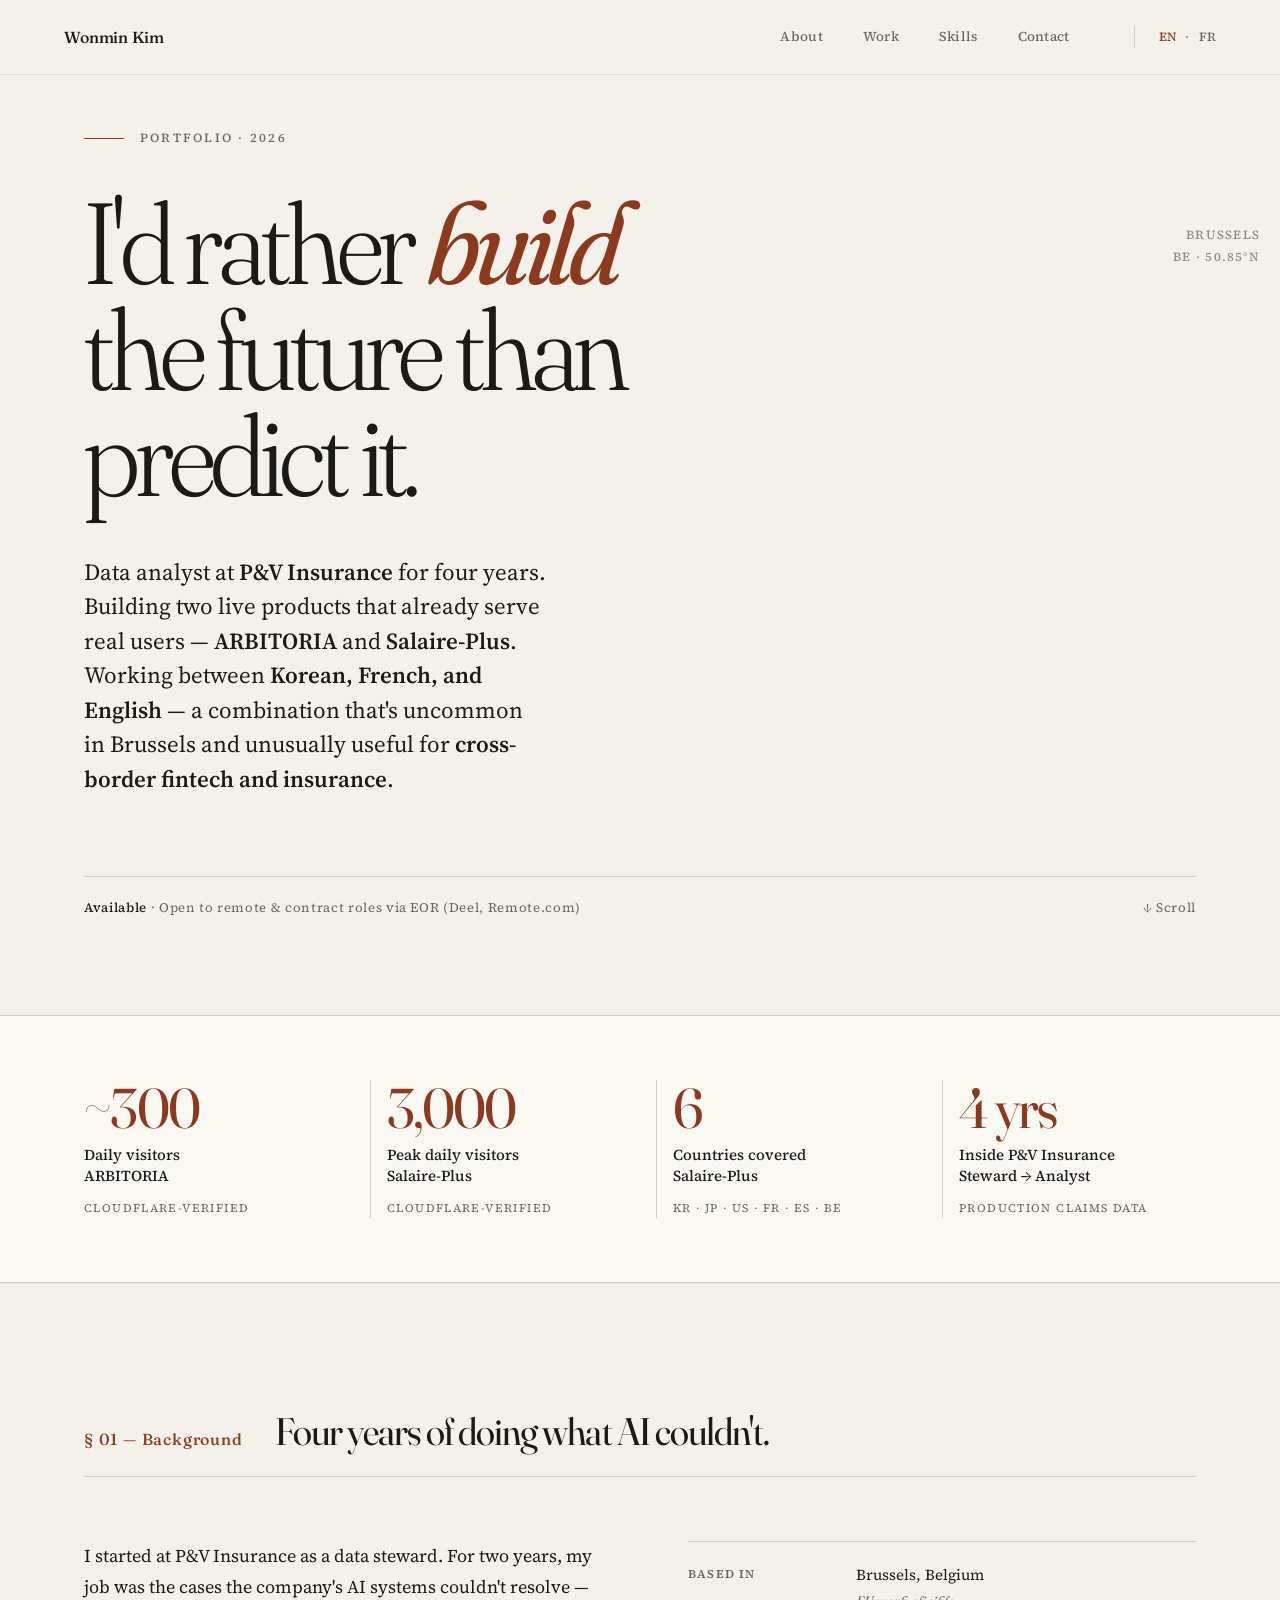
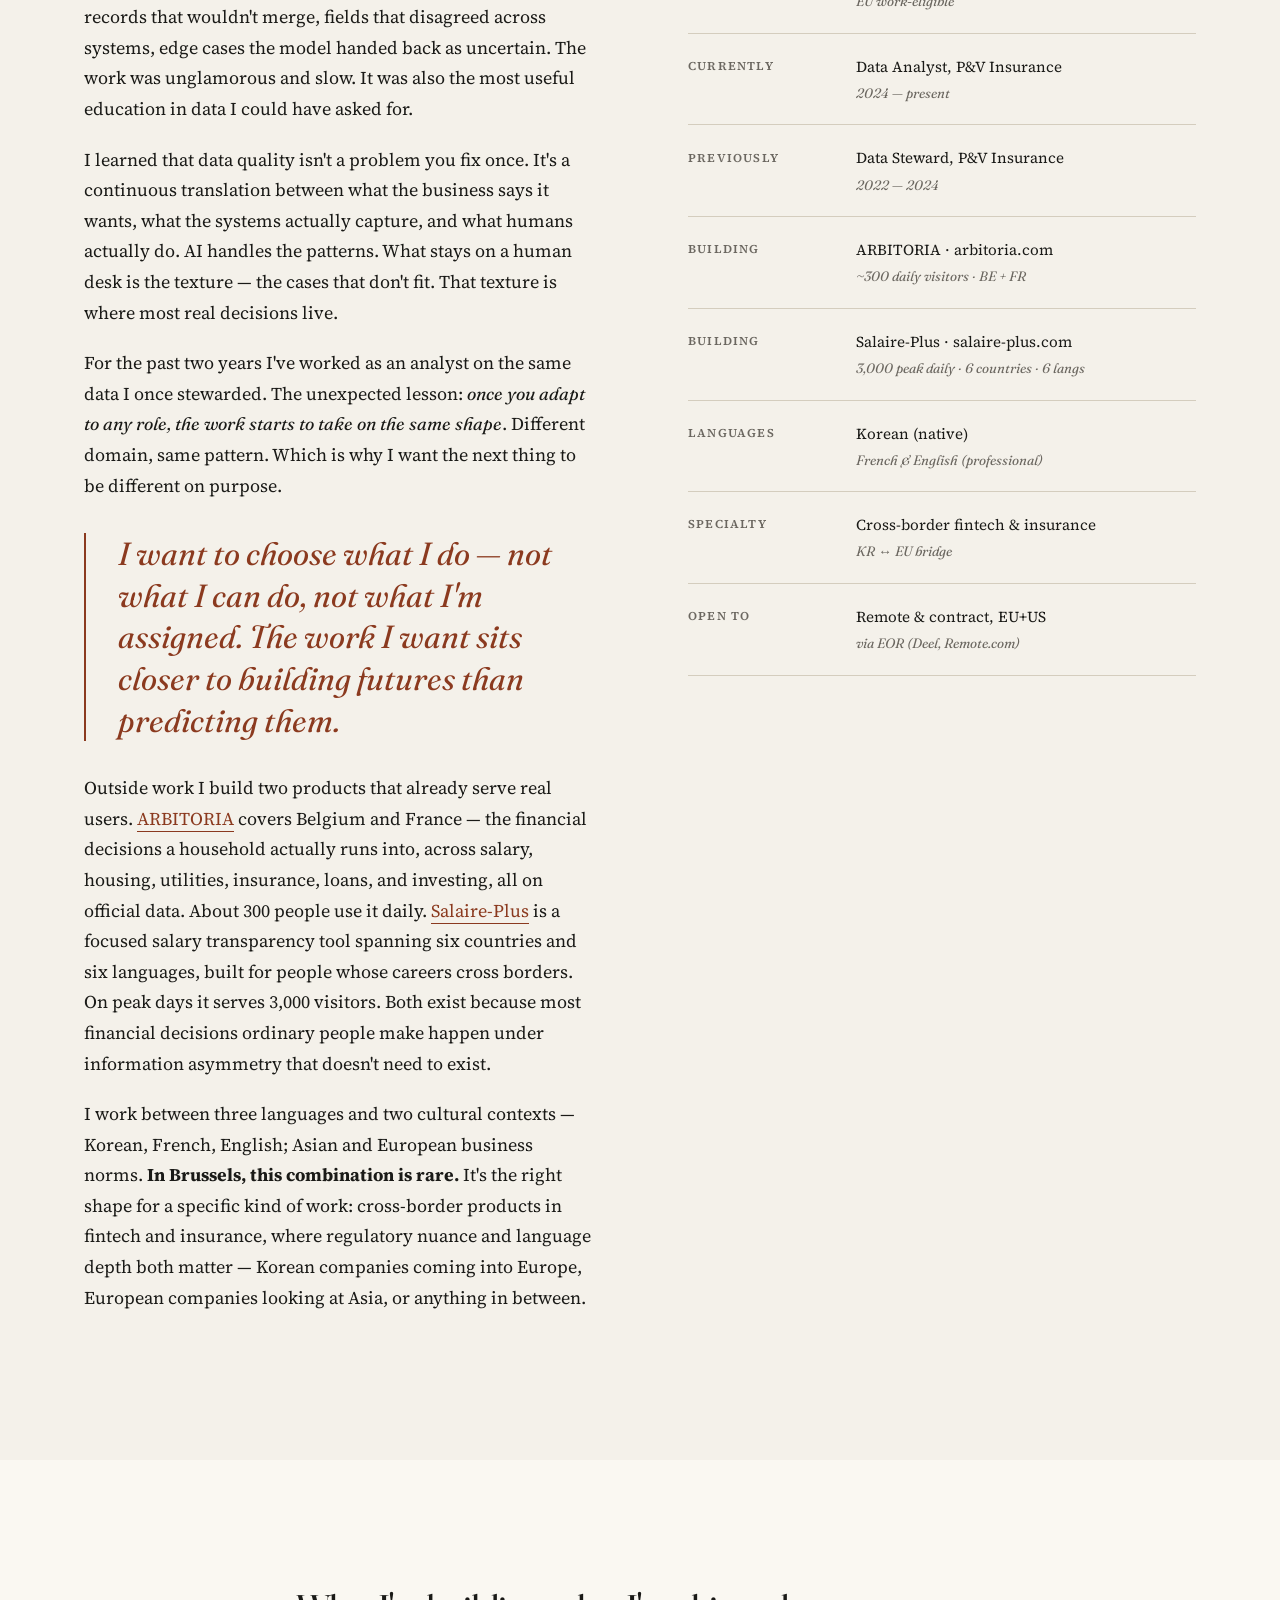
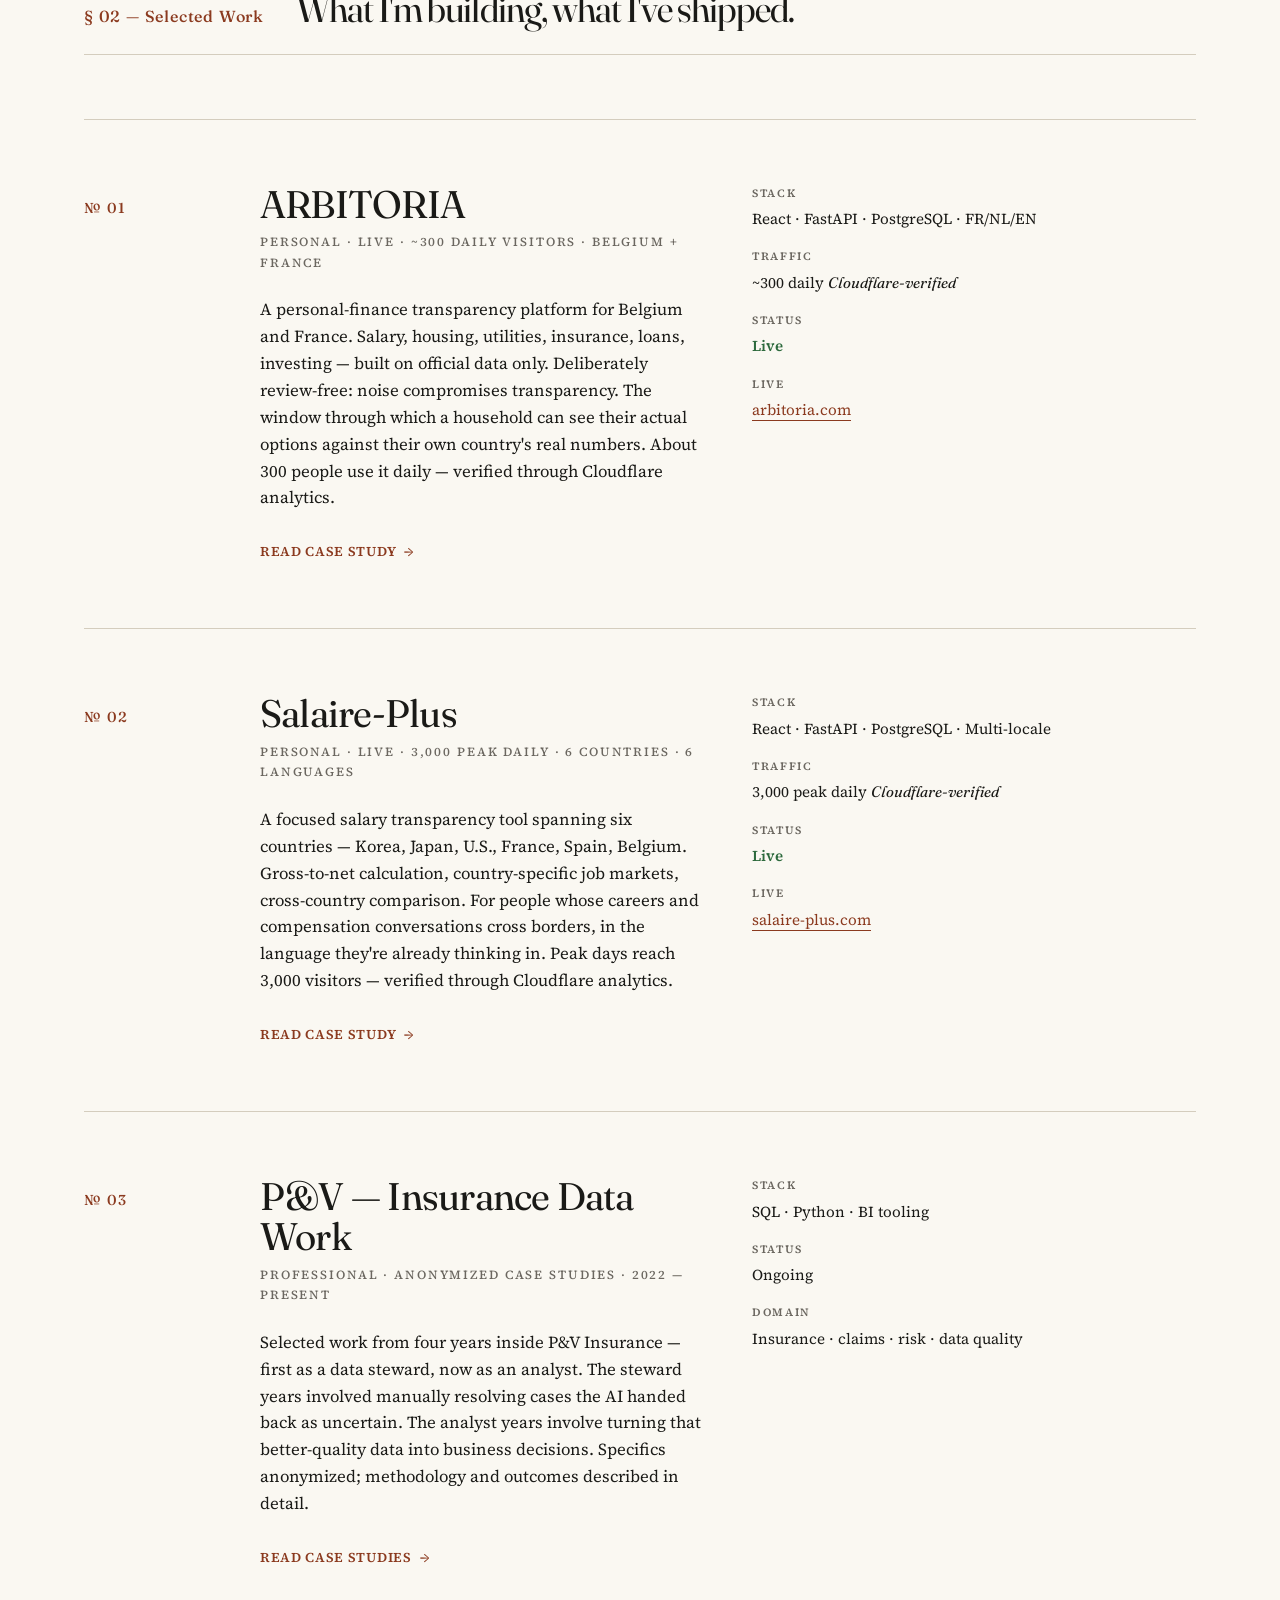
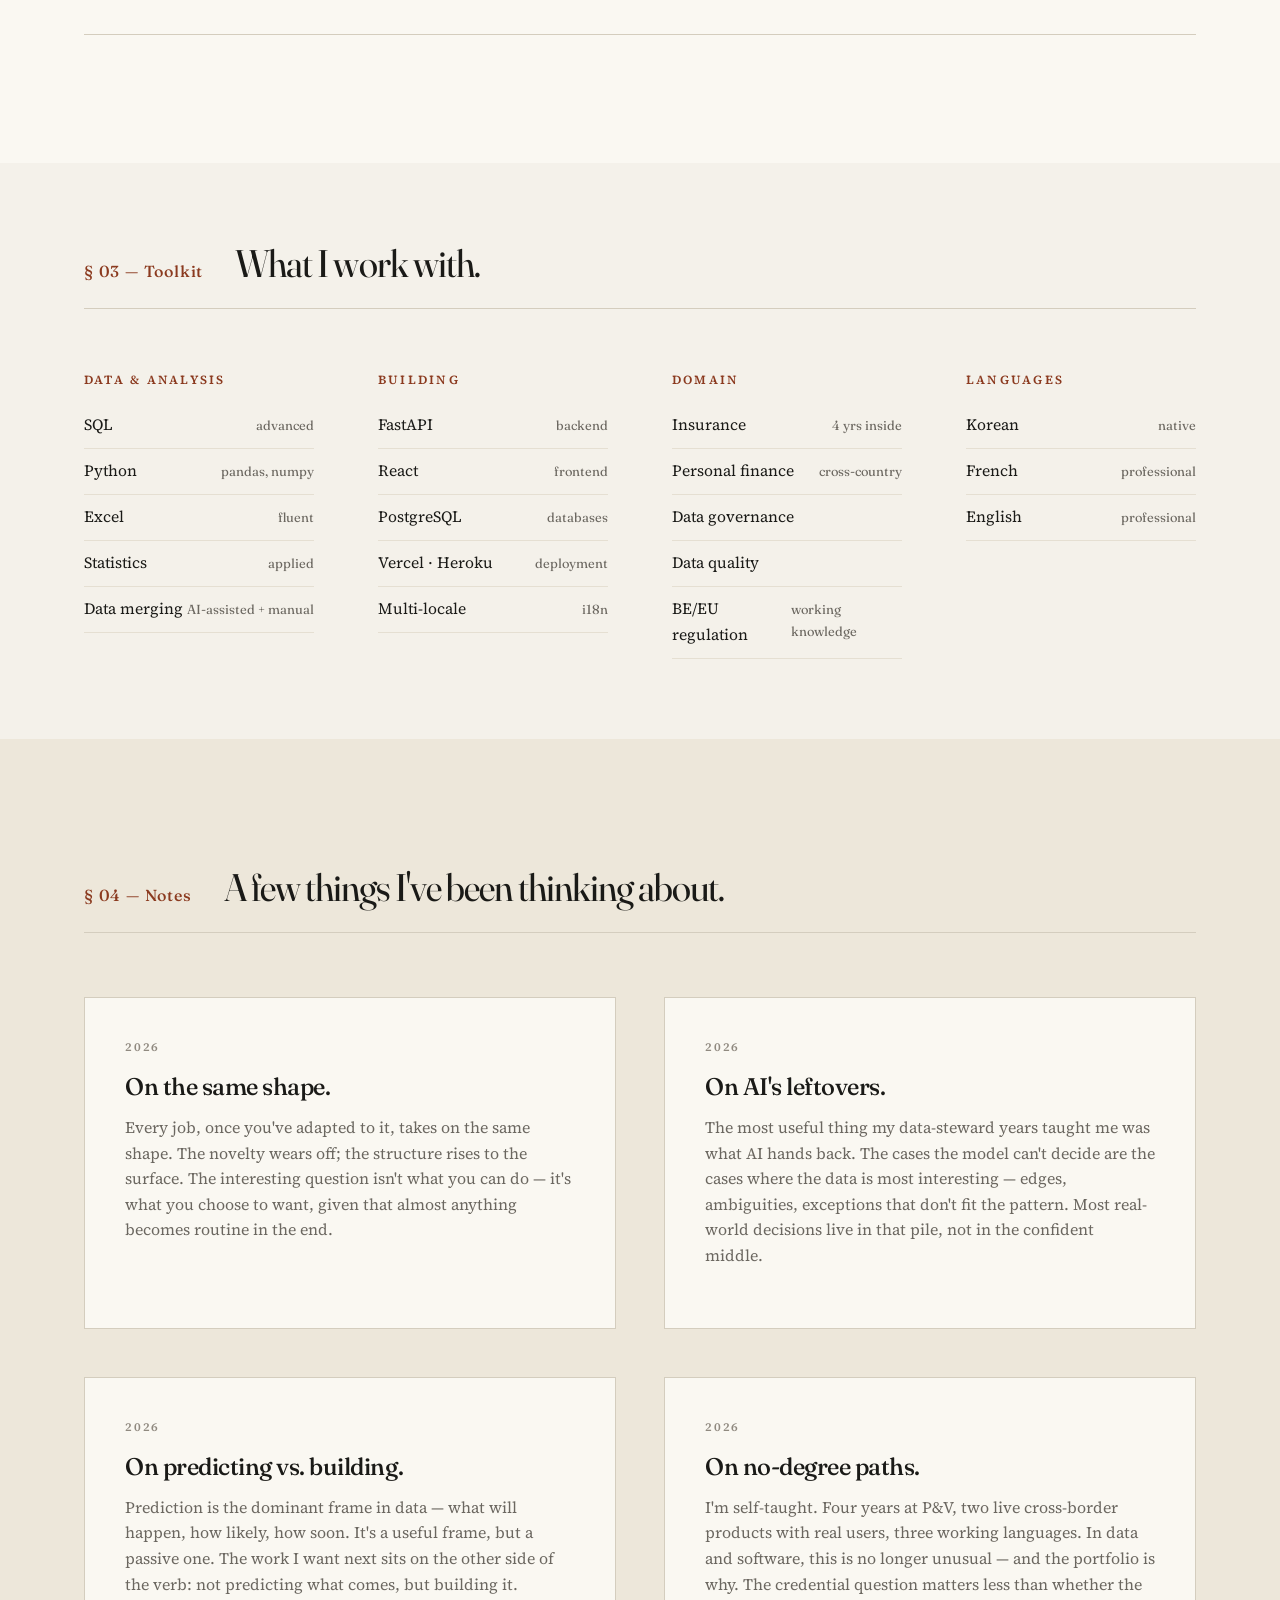
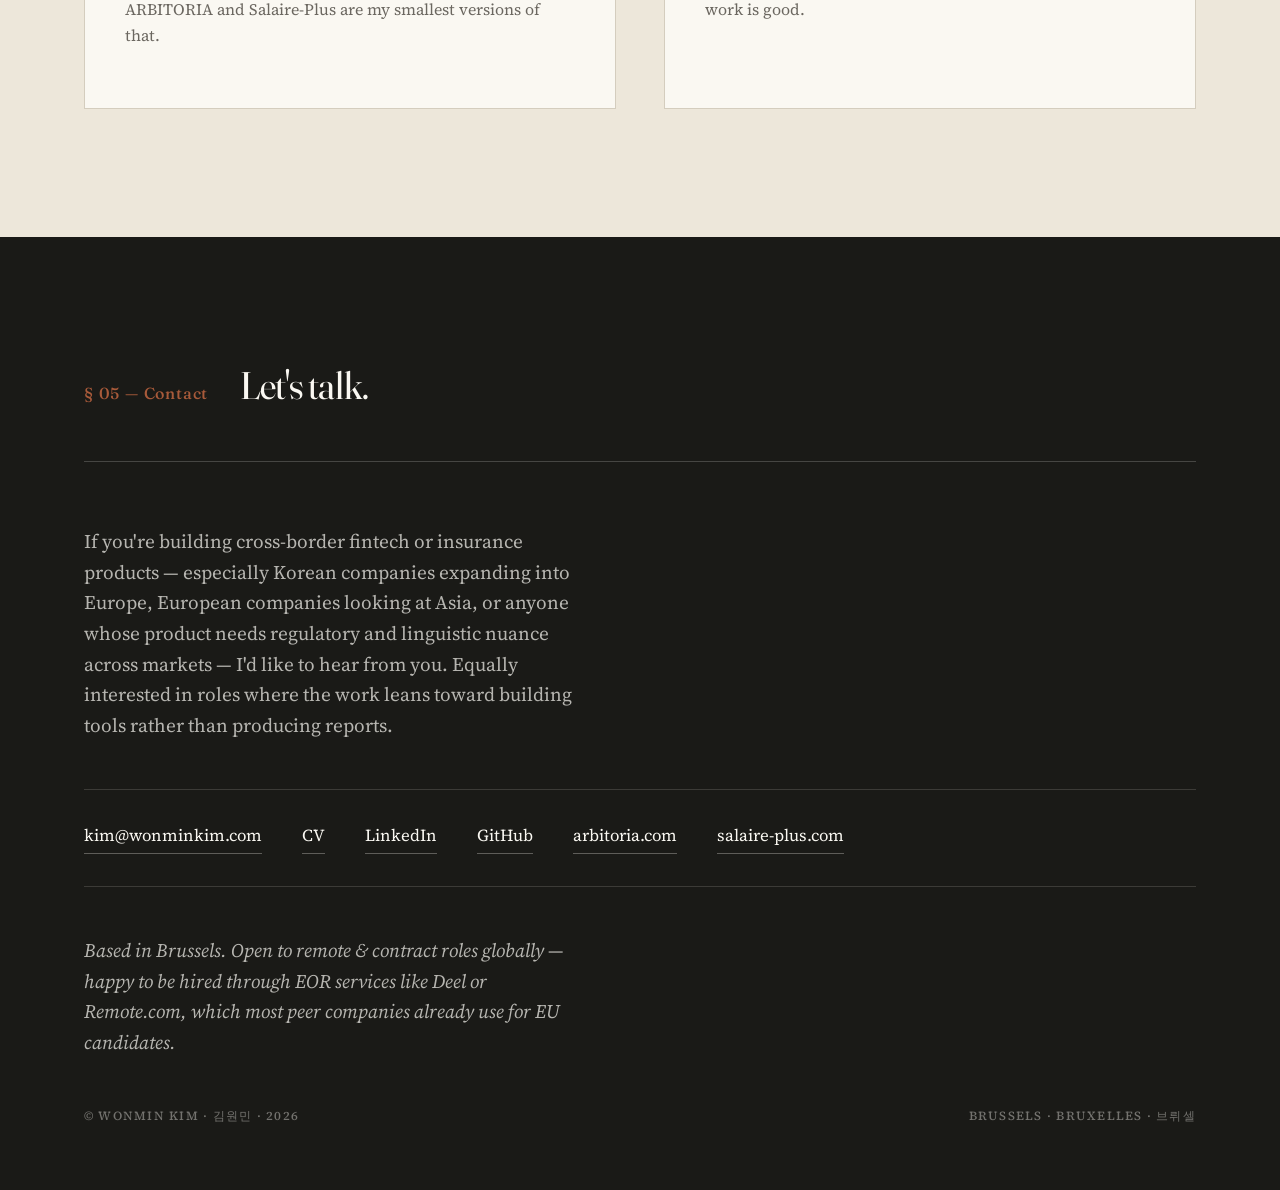
<file: index.html>
<!DOCTYPE html>
<html lang="en">
<head>
  <meta charset="UTF-8" />
  <meta name="viewport" content="width=device-width, initial-scale=1.0" />
  <meta name="description" content="Wonmin Kim — Data Analyst at P&V Insurance, building ARBITORIA and Salaire-Plus. Brussels-based. Korean / French / English. Cross-border fintech &amp; insurance." />
  <meta name="author" content="Wonmin Kim" />
  <title>Wonmin Kim — Cross-border Data &amp; Product, Brussels</title>

  <link rel="preconnect" href="https://fonts.googleapis.com" />
  <link rel="preconnect" href="https://fonts.gstatic.com" crossorigin />
  <link href="https://fonts.googleapis.com/css2?family=Fraunces:ital,opsz,wght@0,9..144,300;0,9..144,400;0,9..144,500;0,9..144,600;1,9..144,400&family=Source+Serif+4:opsz,wght@8..60,300;8..60,400;8..60,500;8..60,600&display=swap" rel="stylesheet" />

  <link rel="stylesheet" href="styles.css" />

  <link rel="alternate" hreflang="en" href="index.html" />
  <link rel="alternate" hreflang="fr" href="fr/index.html" />
</head>
<body>

  <header class="site-header">
    <a href="#top" class="site-header__brand">Wonmin Kim</a>
    <nav class="site-header__nav">
      <a href="#about">About</a>
      <a href="#work">Work</a>
      <a href="#skills">Skills</a>
      <a href="#contact">Contact</a>
      <span class="lang-toggle">
        <a href="index.html" class="lang-toggle__link is-active" aria-current="page">EN</a>
        <span class="lang-toggle__sep" aria-hidden="true">·</span>
        <a href="fr/index.html" class="lang-toggle__link" hreflang="fr">FR</a>
      </span>
    </nav>
  </header>

  <main id="top">

    <!-- ─── Hero ─────────────────────────────────── -->
    <section class="hero">
      <div class="container hero__inner">

        <div class="hero__corner">
          Brussels<br />
          BE · 50.85°N
        </div>

        <div class="hero__meta fade-in fade-in-delay-1">
          <span>Portfolio · 2026</span>
        </div>

        <h1 class="hero__title fade-in fade-in-delay-2">
          I'd rather <span class="accent">build</span><br />
          the future than<br />
          predict it.
        </h1>

        <p class="hero__lede fade-in fade-in-delay-3">
          Data analyst at <strong>P&V Insurance</strong> for four years.
          Building two live products that already serve real users —
          <strong>ARBITORIA</strong> and <strong>Salaire-Plus</strong>.
          Working between <strong>Korean, French, and English</strong> —
          a combination that's uncommon in Brussels and unusually useful
          for <strong>cross-border fintech and insurance</strong>.
        </p>

        <div class="hero__divider fade-in fade-in-delay-4">
          <span><strong>Available</strong> · Open to remote &amp; contract roles via EOR (Deel, Remote.com)</span>
          <span>↓ Scroll</span>
        </div>

      </div>
    </section>

    <!-- ─── Traction strip (NEW) ─────────────────── -->
    <section class="traction reveal">
      <div class="container traction__grid">

        <div class="traction__item">
          <span class="traction__num">~300</span>
          <span class="traction__label">Daily visitors<br />ARBITORIA</span>
          <span class="traction__note">Cloudflare-verified</span>
        </div>

        <div class="traction__item">
          <span class="traction__num">3,000</span>
          <span class="traction__label">Peak daily visitors<br />Salaire-Plus</span>
          <span class="traction__note">Cloudflare-verified</span>
        </div>

        <div class="traction__item">
          <span class="traction__num">6</span>
          <span class="traction__label">Countries covered<br />Salaire-Plus</span>
          <span class="traction__note">KR · JP · US · FR · ES · BE</span>
        </div>

        <div class="traction__item">
          <span class="traction__num">4 yrs</span>
          <span class="traction__label">Inside P&V Insurance<br />Steward → Analyst</span>
          <span class="traction__note">Production claims data</span>
        </div>

      </div>
    </section>

    <!-- ─── About ────────────────────────────────── -->
    <section class="section about" id="about">
      <div class="container">

        <div class="section-head reveal">
          <span class="section-head__num">§ 01 — Background</span>
          <h2 class="section-head__title">Four years of doing what AI couldn't.</h2>
        </div>

        <div class="about__grid">

          <div class="about__text reveal">
            <p>
              I started at P&V Insurance as a data steward. For two
              years, my job was the cases the company's AI systems
              couldn't resolve — records that wouldn't merge, fields
              that disagreed across systems, edge cases the model
              handed back as uncertain. The work was unglamorous and
              slow. It was also the most useful education in data I
              could have asked for.
            </p>

            <p>
              I learned that data quality isn't a problem you fix
              once. It's a continuous translation between what the
              business says it wants, what the systems actually
              capture, and what humans actually do. AI handles the
              patterns. What stays on a human desk is the texture —
              the cases that don't fit. That texture is where most
              real decisions live.
            </p>

            <p>
              For the past two years I've worked as an analyst on the
              same data I once stewarded. The unexpected lesson:
              <em>once you adapt to any role, the work starts to take
              on the same shape</em>. Different domain, same pattern.
              Which is why I want the next thing to be different on
              purpose.
            </p>

            <blockquote class="about__quote">
              I want to choose what I do — not what I can do, not what
              I'm assigned. The work I want sits closer to building
              futures than predicting them.
            </blockquote>

            <p>
              Outside work I build two products that already serve
              real users.
              <a href="projects/arbitoria.html">ARBITORIA</a> covers
              Belgium and France — the financial decisions a household
              actually runs into, across salary, housing, utilities,
              insurance, loans, and investing, all on official data.
              About 300 people use it daily.
              <a href="projects/salaire-plus.html">Salaire-Plus</a> is
              a focused salary transparency tool spanning six countries
              and six languages, built for people whose careers cross
              borders. On peak days it serves 3,000 visitors. Both
              exist because most financial decisions ordinary people
              make happen under information asymmetry that doesn't
              need to exist.
            </p>

            <p>
              I work between three languages and two cultural
              contexts — Korean, French, English; Asian and European
              business norms. <strong>In Brussels, this combination
              is rare.</strong> It's the right shape for a specific
              kind of work: cross-border products in fintech and
              insurance, where regulatory nuance and language depth
              both matter — Korean companies coming into Europe,
              European companies looking at Asia, or anything in
              between.
            </p>
          </div>

          <aside class="about__sidebar reveal">
            <dl>
              <div class="about__detail">
                <dt>Based in</dt>
                <dd>Brussels, Belgium <em>EU work-eligible</em></dd>
              </div>
              <div class="about__detail">
                <dt>Currently</dt>
                <dd>Data Analyst, P&V Insurance <em>2024 — present</em></dd>
              </div>
              <div class="about__detail">
                <dt>Previously</dt>
                <dd>Data Steward, P&V Insurance <em>2022 — 2024</em></dd>
              </div>
              <div class="about__detail">
                <dt>Building</dt>
                <dd>ARBITORIA · arbitoria.com <em>~300 daily visitors · BE + FR</em></dd>
              </div>
              <div class="about__detail">
                <dt>Building</dt>
                <dd>Salaire-Plus · salaire-plus.com <em>3,000 peak daily · 6 countries · 6 langs</em></dd>
              </div>
              <div class="about__detail">
                <dt>Languages</dt>
                <dd>Korean (native) <em>French &amp; English (professional)</em></dd>
              </div>
              <div class="about__detail">
                <dt>Specialty</dt>
                <dd>Cross-border fintech &amp; insurance <em>KR ↔ EU bridge</em></dd>
              </div>
              <div class="about__detail">
                <dt>Open to</dt>
                <dd>Remote &amp; contract, EU+US <em>via EOR (Deel, Remote.com)</em></dd>
              </div>
            </dl>
          </aside>

        </div>

      </div>
    </section>

    <!-- ─── Projects ─────────────────────────────── -->
    <section class="section projects" id="work">
      <div class="container">

        <div class="section-head reveal">
          <span class="section-head__num">§ 02 — Selected Work</span>
          <h2 class="section-head__title">What I'm building, what I've shipped.</h2>
        </div>

        <article class="project reveal">
          <div class="project__num">№ 01</div>
          <div class="project__main">
            <h3>ARBITORIA</h3>
            <span class="project__tag">Personal · Live · ~300 daily visitors · Belgium + France</span>
            <p class="project__desc">
              A personal-finance transparency platform for Belgium and
              France. Salary, housing, utilities, insurance, loans,
              investing — built on official data only. Deliberately
              review-free: noise compromises transparency. The window
              through which a household can see their actual options
              against their own country's real numbers. About 300
              people use it daily — verified through Cloudflare
              analytics.
            </p>
            <a href="projects/arbitoria.html" class="project__link">Read case study</a>
          </div>
          <div class="project__meta">
            <dl>
              <div>
                <dt>Stack</dt>
                <dd>React · FastAPI · PostgreSQL · FR/NL/EN</dd>
              </div>
              <div>
                <dt>Traffic</dt>
                <dd>~300 daily <em>Cloudflare-verified</em></dd>
              </div>
              <div>
                <dt>Status</dt>
                <dd class="status-live">Live</dd>
              </div>
              <div>
                <dt>Live</dt>
                <dd><a href="https://arbitoria.com" target="_blank" rel="noopener">arbitoria.com</a></dd>
              </div>
            </dl>
          </div>
        </article>

        <article class="project reveal">
          <div class="project__num">№ 02</div>
          <div class="project__main">
            <h3>Salaire-Plus</h3>
            <span class="project__tag">Personal · Live · 3,000 peak daily · 6 countries · 6 languages</span>
            <p class="project__desc">
              A focused salary transparency tool spanning six
              countries — Korea, Japan, U.S., France, Spain, Belgium.
              Gross-to-net calculation, country-specific job markets,
              cross-country comparison. For people whose careers and
              compensation conversations cross borders, in the
              language they're already thinking in. Peak days reach
              3,000 visitors — verified through Cloudflare analytics.
            </p>
            <a href="projects/salaire-plus.html" class="project__link">Read case study</a>
          </div>
          <div class="project__meta">
            <dl>
              <div>
                <dt>Stack</dt>
                <dd>React · FastAPI · PostgreSQL · Multi-locale</dd>
              </div>
              <div>
                <dt>Traffic</dt>
                <dd>3,000 peak daily <em>Cloudflare-verified</em></dd>
              </div>
              <div>
                <dt>Status</dt>
                <dd class="status-live">Live</dd>
              </div>
              <div>
                <dt>Live</dt>
                <dd><a href="https://salaire-plus.com" target="_blank" rel="noopener">salaire-plus.com</a></dd>
              </div>
            </dl>
          </div>
        </article>

        <article class="project reveal">
          <div class="project__num">№ 03</div>
          <div class="project__main">
            <h3>P&amp;V — Insurance Data Work</h3>
            <span class="project__tag">Professional · Anonymized case studies · 2022 — present</span>
            <p class="project__desc">
              Selected work from four years inside P&amp;V Insurance —
              first as a data steward, now as an analyst. The steward
              years involved manually resolving cases the AI handed
              back as uncertain. The analyst years involve turning
              that better-quality data into business decisions.
              Specifics anonymized; methodology and outcomes
              described in detail.
            </p>
            <a href="projects/insurance-analytics.html" class="project__link">Read case studies</a>
          </div>
          <div class="project__meta">
            <dl>
              <div>
                <dt>Stack</dt>
                <dd>SQL · Python · BI tooling</dd>
              </div>
              <div>
                <dt>Status</dt>
                <dd>Ongoing</dd>
              </div>
              <div>
                <dt>Domain</dt>
                <dd>Insurance · claims · risk · data quality</dd>
              </div>
            </dl>
          </div>
        </article>

      </div>
    </section>

    <!-- ─── Skills ───────────────────────────────── -->
    <section class="section section--narrow" id="skills">
      <div class="container">

        <div class="section-head reveal">
          <span class="section-head__num">§ 03 — Toolkit</span>
          <h2 class="section-head__title">What I work with.</h2>
        </div>

        <div class="skills__grid reveal">

          <div class="skills__group">
            <h4>Data &amp; Analysis</h4>
            <ul>
              <li>SQL <em>advanced</em></li>
              <li>Python <em>pandas, numpy</em></li>
              <li>Excel <em>fluent</em></li>
              <li>Statistics <em>applied</em></li>
              <li>Data merging <em>AI-assisted + manual</em></li>
            </ul>
          </div>

          <div class="skills__group">
            <h4>Building</h4>
            <ul>
              <li>FastAPI <em>backend</em></li>
              <li>React <em>frontend</em></li>
              <li>PostgreSQL <em>databases</em></li>
              <li>Vercel · Heroku <em>deployment</em></li>
              <li>Multi-locale <em>i18n</em></li>
            </ul>
          </div>

          <div class="skills__group">
            <h4>Domain</h4>
            <ul>
              <li>Insurance <em>4 yrs inside</em></li>
              <li>Personal finance <em>cross-country</em></li>
              <li>Data governance</li>
              <li>Data quality</li>
              <li>BE/EU regulation <em>working knowledge</em></li>
            </ul>
          </div>

          <div class="skills__group">
            <h4>Languages</h4>
            <ul>
              <li>Korean <em>native</em></li>
              <li>French <em>professional</em></li>
              <li>English <em>professional</em></li>
            </ul>
          </div>

        </div>

      </div>
    </section>

    <!-- ─── Thinking ─────────────────────────────── -->
    <section class="section thinking">
      <div class="container">

        <div class="section-head reveal">
          <span class="section-head__num">§ 04 — Notes</span>
          <h2 class="section-head__title">A few things I've been thinking about.</h2>
        </div>

        <div class="thinking__grid">

          <article class="thinking__card reveal">
            <span class="date">2026</span>
            <h3>On the same shape.</h3>
            <p>
              Every job, once you've adapted to it, takes on the same
              shape. The novelty wears off; the structure rises to the
              surface. The interesting question isn't what you can do
              — it's what you choose to want, given that almost
              anything becomes routine in the end.
            </p>
          </article>

          <article class="thinking__card reveal">
            <span class="date">2026</span>
            <h3>On AI's leftovers.</h3>
            <p>
              The most useful thing my data-steward years taught me
              was what AI hands back. The cases the model can't decide
              are the cases where the data is most interesting —
              edges, ambiguities, exceptions that don't fit the
              pattern. Most real-world decisions live in that pile,
              not in the confident middle.
            </p>
          </article>

          <article class="thinking__card reveal">
            <span class="date">2026</span>
            <h3>On predicting vs. building.</h3>
            <p>
              Prediction is the dominant frame in data — what will
              happen, how likely, how soon. It's a useful frame, but
              a passive one. The work I want next sits on the other
              side of the verb: not predicting what comes, but
              building it. ARBITORIA and Salaire-Plus are my smallest
              versions of that.
            </p>
          </article>

          <article class="thinking__card reveal">
            <span class="date">2026</span>
            <h3>On no-degree paths.</h3>
            <p>
              I'm self-taught. Four years at P&amp;V, two live
              cross-border products with real users, three working
              languages. In data and software, this is no longer
              unusual — and the portfolio is why. The credential
              question matters less than whether the work is good.
            </p>
          </article>

        </div>

      </div>
    </section>

    <!-- ─── Contact ──────────────────────────────── -->
    <section class="contact" id="contact">
      <div class="container">

        <div class="section-head reveal" style="border-color: rgba(250, 248, 242, 0.2);">
          <span class="section-head__num" style="color: var(--accent-soft);">§ 05 — Contact</span>
          <h2 class="section-head__title">Let's talk.</h2>
        </div>

        <p class="reveal">
          If you're building cross-border fintech or insurance products —
          especially Korean companies expanding into Europe, European
          companies looking at Asia, or anyone whose product needs
          regulatory and linguistic nuance across markets — I'd like
          to hear from you. Equally interested in roles where the work
          leans toward building tools rather than producing reports.
        </p>

        <div class="contact__links reveal">
          <a href="mailto:kim@wonminkim.com">kim@wonminkim.com</a>
          <a href="cv/" target="_blank" rel="noopener">CV</a>
          <a href="https://linkedin.com/in/wonminkim" target="_blank" rel="noopener">LinkedIn</a>
          <a href="https://github.com/wonminkim" target="_blank" rel="noopener">GitHub</a>
          <a href="https://arbitoria.com" target="_blank" rel="noopener">arbitoria.com</a>
          <a href="https://salaire-plus.com" target="_blank" rel="noopener">salaire-plus.com</a>
        </div>

        <p class="contact__note reveal">
          Based in Brussels. Open to remote &amp; contract roles globally — happy to be hired through EOR services like Deel or Remote.com, which most peer companies already use for EU candidates.
        </p>

        <footer class="contact__footer">
          <span>© Wonmin Kim · 김원민 · 2026</span>
          <span>Brussels · Bruxelles · 브뤼셀</span>
        </footer>

      </div>
    </section>

  </main>

  <script>
    // Reveal-on-scroll
    const observer = new IntersectionObserver((entries) => {
      entries.forEach((entry) => {
        if (entry.isIntersecting) {
          entry.target.classList.add('is-visible');
        }
      });
    }, { threshold: 0.1, rootMargin: '0px 0px -50px 0px' });

    document.querySelectorAll('.reveal').forEach(el => observer.observe(el));
  </script>

</body>
</html>
</file>
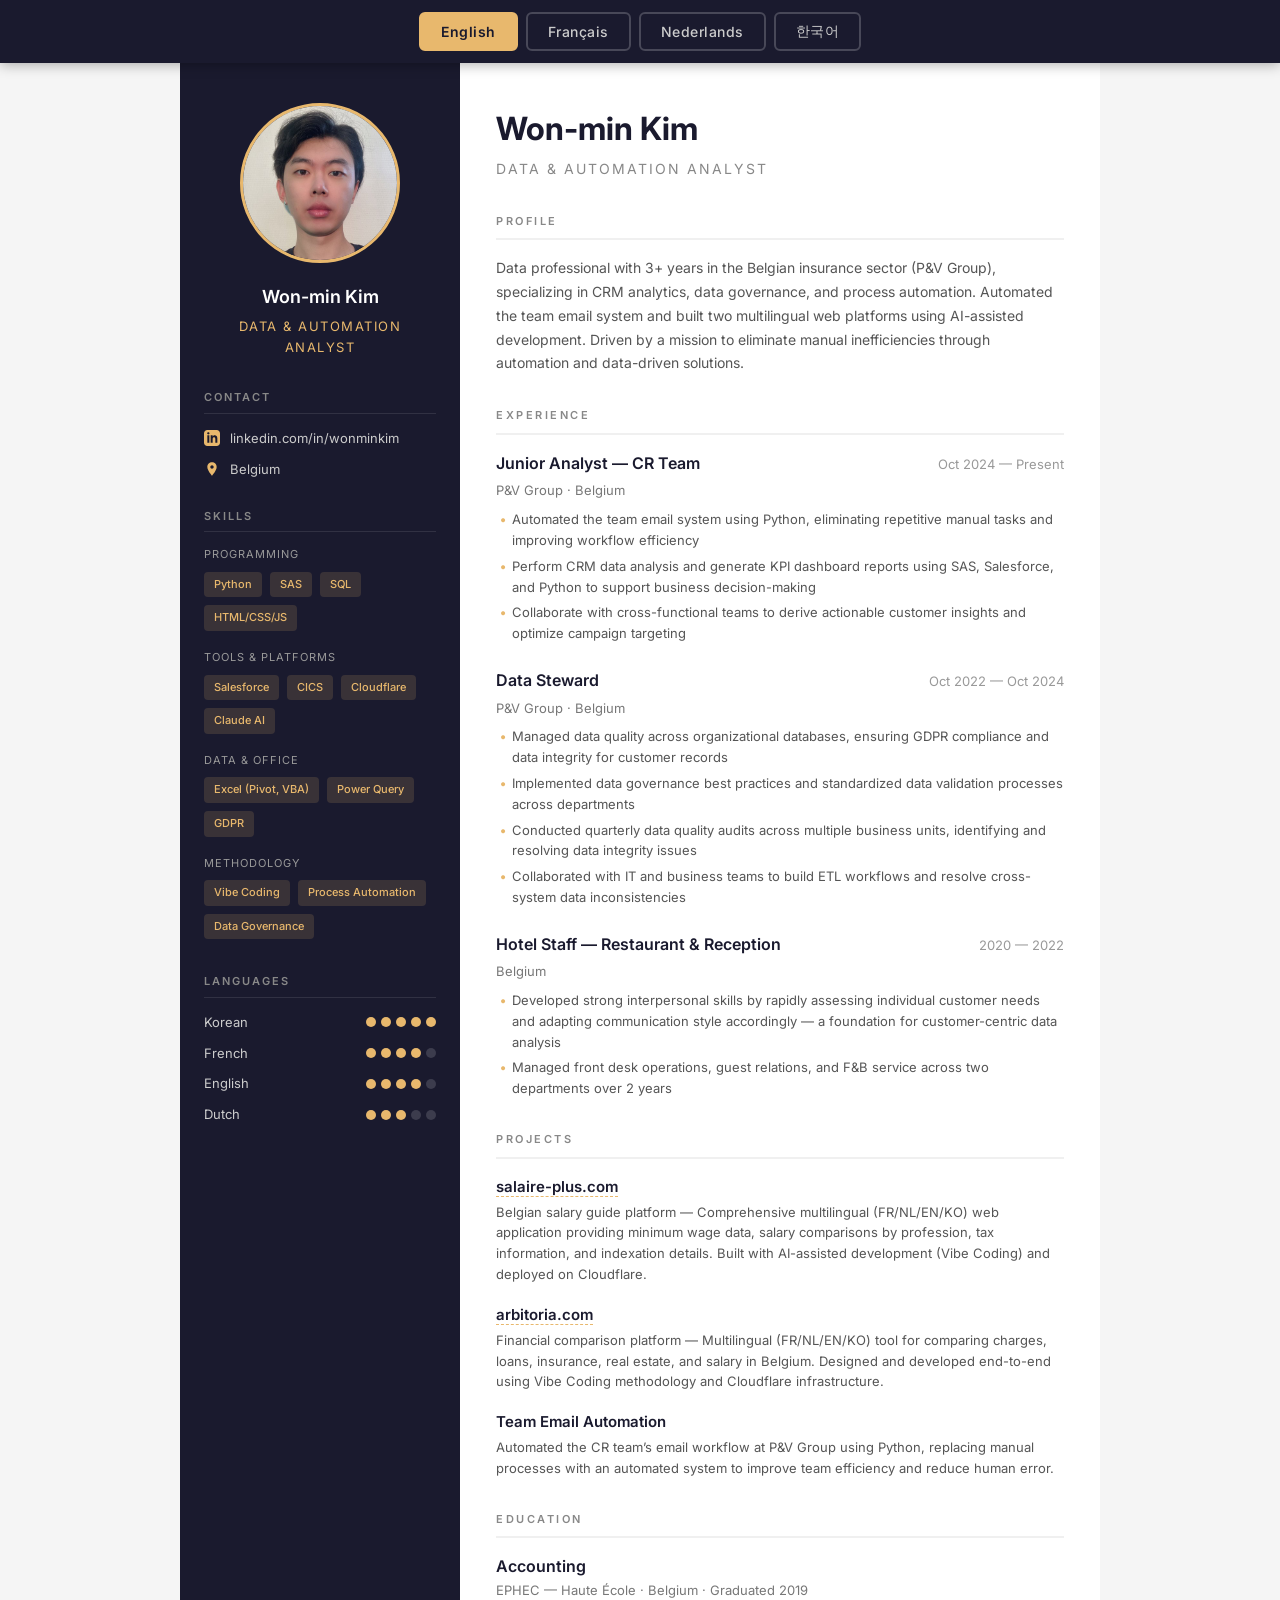
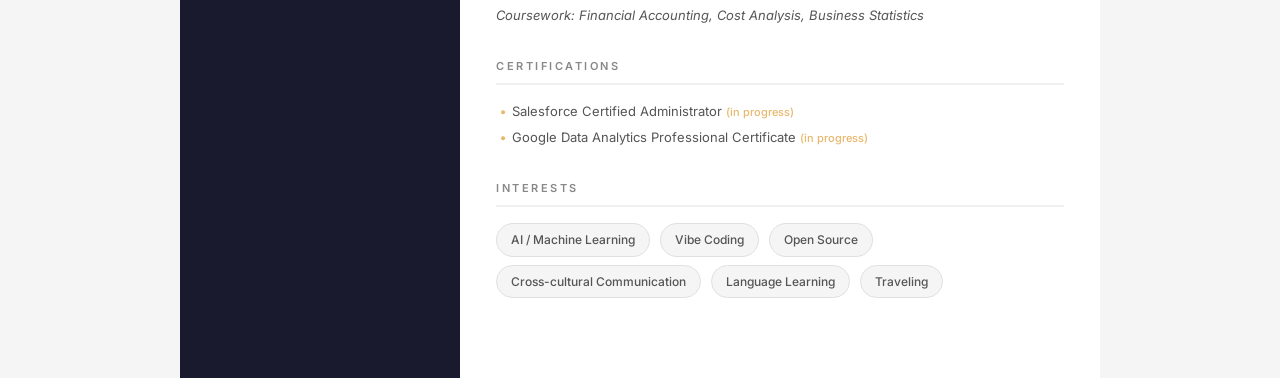
<file: cv/index.html>
<!DOCTYPE html>
<html lang="en">
<head>
<meta charset="UTF-8">
<meta name="viewport" content="width=device-width, initial-scale=1.0">
<title>Won-min Kim — Data & Automation Analyst</title>
<style>
  @import url('https://fonts.googleapis.com/css2?family=Inter:wght@300;400;500;600;700&display=swap');

  *, *::before, *::after {
    margin: 0;
    padding: 0;
    box-sizing: border-box;
  }

  /* ===== Base ===== */

  body {
    font-family: 'Inter', -apple-system, BlinkMacSystemFont, sans-serif;
    background: #f5f5f5;
    color: #333;
    line-height: 1.6;
    min-height: 100vh;
  }

  /* ===== Language Switcher ===== */
  .lang-bar {
    position: sticky;
    top: 0;
    z-index: 100;
    background: #1a1a2e;
    padding: 12px 0;
    box-shadow: 0 2px 12px rgba(0,0,0,0.3);
  }

  .lang-bar-inner {
    max-width: 920px;
    margin: 0 auto;
    display: flex;
    justify-content: center;
    gap: 8px;
    flex-wrap: wrap;
    padding: 0 16px;
  }

  .lang-btn {
    padding: 8px 20px;
    border: 2px solid rgba(255,255,255,0.2);
    background: transparent;
    color: #ccc;
    border-radius: 6px;
    cursor: pointer;
    font-family: 'Inter', sans-serif;
    font-size: 14px;
    font-weight: 500;
    transition: all 0.3s ease;
    letter-spacing: 0.5px;
  }

  .lang-btn:hover {
    border-color: #e8b86d;
    color: #e8b86d;
  }

  .lang-btn.active {
    background: #e8b86d;
    border-color: #e8b86d;
    color: #1a1a2e;
    font-weight: 600;
  }

  /* ===== Main Layout ===== */
  .cv-container {
    max-width: 920px;
    margin: 0 auto;
    display: grid;
    grid-template-columns: 280px 1fr;
    min-height: calc(100vh - 56px);
  }

  /* ===== Sidebar ===== */
  .sidebar {
    background: #1a1a2e;
    color: #ddd;
    padding: 40px 24px;
  }

  .profile-photo {
    width: 160px;
    height: 160px;
    border-radius: 50%;
    object-fit: cover;
    display: block;
    margin: 0 auto 20px;
    border: 3px solid #e8b86d;
  }

  .sidebar-name {
    text-align: center;
    font-size: 18px;
    font-weight: 600;
    color: #fff;
    margin-bottom: 4px;
  }

  .sidebar-title {
    text-align: center;
    font-size: 13px;
    color: #e8b86d;
    letter-spacing: 1.5px;
    text-transform: uppercase;
    margin-bottom: 32px;
  }

  .sidebar-section {
    margin-bottom: 28px;
  }

  .sidebar-section-title {
    font-size: 11px;
    font-weight: 600;
    letter-spacing: 2px;
    text-transform: uppercase;
    color: #888;
    margin-bottom: 14px;
    padding-bottom: 6px;
    border-bottom: 1px solid rgba(255,255,255,0.1);
  }

  .contact-item {
    display: flex;
    align-items: center;
    gap: 10px;
    margin-bottom: 10px;
    font-size: 13px;
    color: #ccc;
  }

  .contact-item svg {
    width: 16px;
    height: 16px;
    flex-shrink: 0;
    fill: #e8b86d;
  }

  .contact-item a {
    color: #ccc;
    text-decoration: none;
    transition: color 0.2s;
  }

  .contact-item a:hover {
    color: #e8b86d;
  }

  /* Skills */
  .skill-category {
    margin-bottom: 12px;
  }

  .skill-category-label {
    font-size: 11px;
    color: #999;
    text-transform: uppercase;
    letter-spacing: 1px;
    margin-bottom: 6px;
  }

  .skill-tag {
    display: inline-block;
    background: rgba(232, 184, 109, 0.15);
    color: #e8b86d;
    padding: 4px 10px;
    border-radius: 4px;
    font-size: 11px;
    font-weight: 500;
    margin: 0 4px 6px 0;
  }

  /* Languages with bars */
  .lang-item {
    display: flex;
    align-items: center;
    justify-content: space-between;
    margin-bottom: 10px;
  }

  .lang-name {
    font-size: 13px;
    color: #ccc;
    min-width: 80px;
  }

  .lang-dots {
    display: flex;
    gap: 5px;
  }

  .lang-dot {
    width: 10px;
    height: 10px;
    border-radius: 50%;
    background: rgba(255,255,255,0.15);
  }

  .lang-dot.filled {
    background: #e8b86d;
  }

  /* ===== Main Content ===== */
  .main-content {
    background: #fff;
    padding: 40px 36px;
  }

  .main-name {
    font-size: 32px;
    font-weight: 700;
    color: #1a1a2e;
    margin-bottom: 4px;
  }

  .main-title {
    font-size: 14px;
    letter-spacing: 2px;
    text-transform: uppercase;
    color: #888;
    margin-bottom: 32px;
  }

  .section {
    margin-bottom: 32px;
  }

  .section-title {
    font-size: 11px;
    font-weight: 600;
    letter-spacing: 2.5px;
    text-transform: uppercase;
    color: #888;
    margin-bottom: 16px;
    padding-bottom: 8px;
    border-bottom: 2px solid #f0f0f0;
  }

  .profile-text {
    font-size: 14px;
    color: #555;
    line-height: 1.7;
  }

  /* Experience */
  .exp-item {
    margin-bottom: 24px;
  }

  .exp-header {
    display: flex;
    justify-content: space-between;
    align-items: baseline;
    flex-wrap: wrap;
    gap: 8px;
    margin-bottom: 4px;
  }

  .exp-role {
    font-size: 16px;
    font-weight: 600;
    color: #1a1a2e;
  }

  .exp-date {
    font-size: 13px;
    color: #999;
    white-space: nowrap;
  }

  .exp-company {
    font-size: 13px;
    color: #777;
    margin-bottom: 8px;
  }

  .exp-list {
    list-style: none;
    padding: 0;
  }

  .exp-list li {
    font-size: 13px;
    color: #555;
    padding-left: 16px;
    position: relative;
    margin-bottom: 5px;
    line-height: 1.6;
  }

  .exp-list li::before {
    content: '\2022';
    position: absolute;
    left: 4px;
    color: #e8b86d;
    font-weight: 700;
  }

  /* Education */
  .edu-degree {
    font-size: 16px;
    font-weight: 600;
    color: #1a1a2e;
  }

  .edu-school {
    font-size: 13px;
    color: #777;
    margin-bottom: 4px;
  }

  .edu-detail {
    font-size: 13px;
    color: #555;
    font-style: italic;
  }

  /* Projects */
  .project-item {
    margin-bottom: 18px;
  }

  .project-name {
    font-size: 15px;
    font-weight: 600;
    color: #1a1a2e;
  }

  .project-name a {
    color: #1a1a2e;
    text-decoration: none;
    border-bottom: 1px dashed #e8b86d;
    transition: color 0.2s;
  }

  .project-name a:hover {
    color: #e8b86d;
  }

  .project-desc {
    font-size: 13px;
    color: #555;
    line-height: 1.6;
    margin-top: 3px;
  }

  /* Certifications */
  .cert-item {
    font-size: 13px;
    color: #555;
    padding-left: 16px;
    position: relative;
    margin-bottom: 5px;
    line-height: 1.6;
  }

  .cert-item::before {
    content: '\2022';
    position: absolute;
    left: 4px;
    color: #e8b86d;
    font-weight: 700;
  }

  .cert-status {
    font-size: 11px;
    color: #e8b86d;
    font-weight: 500;
  }

  /* Interests */
  .interest-tag {
    display: inline-block;
    background: #f5f5f5;
    color: #555;
    padding: 6px 14px;
    border-radius: 20px;
    font-size: 12px;
    font-weight: 500;
    margin: 0 6px 8px 0;
    border: 1px solid #e0e0e0;
  }

  /* ===== Responsive ===== */
  @media (max-width: 768px) {
    .cv-container {
      grid-template-columns: 1fr;
    }
    .sidebar {
      padding: 30px 20px;
    }
    .main-content {
      padding: 30px 20px;
    }
    .main-name {
      font-size: 26px;
    }
  }

  /* ===== Print-friendly ===== */
  @media print {
    .lang-bar { display: none !important; }
    body { background: #fff; }
    .cv-container {
      max-width: 100%;
      grid-template-columns: 240px 1fr;
      min-height: auto;
      page-break-inside: avoid;
    }
    .sidebar {
      -webkit-print-color-adjust: exact;
      print-color-adjust: exact;
      padding: 24px 18px;
    }
    .main-content { padding: 24px 26px; }
    .section { page-break-inside: avoid; }
    .exp-item { page-break-inside: avoid; }
    a { color: inherit; text-decoration: none; }
  }
</style>
</head>
<body>

<!-- Language Switcher -->
<nav class="lang-bar">
  <div class="lang-bar-inner">
    <button class="lang-btn active" onclick="switchLang('en')">English</button>
    <button class="lang-btn" onclick="switchLang('fr')">Français</button>
    <button class="lang-btn" onclick="switchLang('nl')">Nederlands</button>
    <button class="lang-btn" onclick="switchLang('ko')">한국어</button>
  </div>
</nav>

<div class="cv-container">
  <!-- ===== SIDEBAR ===== -->
  <aside class="sidebar">
    <img src="photo.jpg" alt="Won-min Kim" class="profile-photo">
    <div class="sidebar-name">Won-min Kim</div>
    <div class="sidebar-title" data-i18n="sidebar_title">Data & Automation Analyst</div>

    <!-- Contact -->
    <div class="sidebar-section">
      <div class="sidebar-section-title" data-i18n="contact_title">Contact</div>
      <div class="contact-item">
        <svg viewBox="0 0 24 24"><path d="M19 0h-14c-2.761 0-5 2.239-5 5v14c0 2.761 2.239 5 5 5h14c2.762 0 5-2.239 5-5v-14c0-2.761-2.238-5-5-5zm-11 19h-3v-11h3v11zm-1.5-12.268c-.966 0-1.75-.79-1.75-1.764s.784-1.764 1.75-1.764 1.75.79 1.75 1.764-.783 1.764-1.75 1.764zm13.5 12.268h-3v-5.604c0-3.368-4-3.113-4 0v5.604h-3v-11h3v1.765c1.396-2.586 7-2.777 7 2.476v6.759z"/></svg>
        <a href="https://linkedin.com/in/wonminkim" target="_blank" rel="noopener noreferrer">linkedin.com/in/wonminkim</a>
      </div>
      <div class="contact-item">
        <svg viewBox="0 0 24 24"><path d="M12 2C8.13 2 5 5.13 5 9c0 5.25 7 13 7 13s7-7.75 7-13c0-3.87-3.13-7-7-7zm0 9.5c-1.38 0-2.5-1.12-2.5-2.5s1.12-2.5 2.5-2.5 2.5 1.12 2.5 2.5-1.12 2.5-2.5 2.5z"/></svg>
        <span>Belgium</span>
      </div>
    </div>

    <!-- Skills -->
    <div class="sidebar-section">
      <div class="sidebar-section-title" data-i18n="skills_title">Skills</div>

      <div class="skill-category">
        <div class="skill-category-label" data-i18n="cat_prog">Programming</div>
        <span class="skill-tag">Python</span>
        <span class="skill-tag">SAS</span>
        <span class="skill-tag">SQL</span>
        <span class="skill-tag">HTML/CSS/JS</span>
      </div>

      <div class="skill-category">
        <div class="skill-category-label" data-i18n="cat_tools">Tools & Platforms</div>
        <span class="skill-tag">Salesforce</span>
        <span class="skill-tag">CICS</span>
        <span class="skill-tag">Cloudflare</span>
        <span class="skill-tag">Claude AI</span>
      </div>

      <div class="skill-category">
        <div class="skill-category-label" data-i18n="cat_data">Data & Office</div>
        <span class="skill-tag" data-i18n="sk_excel">Excel (Pivot, VBA)</span>
        <span class="skill-tag">Power Query</span>
        <span class="skill-tag">GDPR</span>
      </div>

      <div class="skill-category">
        <div class="skill-category-label" data-i18n="cat_method">Methodology</div>
        <span class="skill-tag">Vibe Coding</span>
        <span class="skill-tag" data-i18n="sk_auto">Process Automation</span>
        <span class="skill-tag" data-i18n="sk_gov">Data Governance</span>
      </div>
    </div>

    <!-- Languages -->
    <div class="sidebar-section">
      <div class="sidebar-section-title" data-i18n="languages_title">Languages</div>
      <div class="lang-item">
        <span class="lang-name" data-i18n="lang_korean">Korean</span>
        <div class="lang-dots">
          <div class="lang-dot filled"></div>
          <div class="lang-dot filled"></div>
          <div class="lang-dot filled"></div>
          <div class="lang-dot filled"></div>
          <div class="lang-dot filled"></div>
        </div>
      </div>
      <div class="lang-item">
        <span class="lang-name" data-i18n="lang_french">French</span>
        <div class="lang-dots">
          <div class="lang-dot filled"></div>
          <div class="lang-dot filled"></div>
          <div class="lang-dot filled"></div>
          <div class="lang-dot filled"></div>
          <div class="lang-dot"></div>
        </div>
      </div>
      <div class="lang-item">
        <span class="lang-name" data-i18n="lang_english">English</span>
        <div class="lang-dots">
          <div class="lang-dot filled"></div>
          <div class="lang-dot filled"></div>
          <div class="lang-dot filled"></div>
          <div class="lang-dot filled"></div>
          <div class="lang-dot"></div>
        </div>
      </div>
      <div class="lang-item">
        <span class="lang-name" data-i18n="lang_dutch">Dutch</span>
        <div class="lang-dots">
          <div class="lang-dot filled"></div>
          <div class="lang-dot filled"></div>
          <div class="lang-dot filled"></div>
          <div class="lang-dot"></div>
          <div class="lang-dot"></div>
        </div>
      </div>
    </div>
  </aside>

  <!-- ===== MAIN CONTENT ===== -->
  <main class="main-content">
    <h1 class="main-name">Won-min Kim</h1>
    <div class="main-title" data-i18n="main_title">Data & Automation Analyst</div>

    <!-- Profile -->
    <div class="section">
      <div class="section-title" data-i18n="profile_section">Profile</div>
      <p class="profile-text" data-i18n="profile_text">Data professional with 3+ years in the Belgian insurance sector (P&V Group), specializing in CRM analytics, data governance, and process automation. Automated the team email system and built two multilingual web platforms using AI-assisted development. Driven by a mission to eliminate manual inefficiencies through automation and data-driven solutions.</p>
    </div>

    <!-- Experience -->
    <div class="section">
      <div class="section-title" data-i18n="experience_section">Experience</div>

      <div class="exp-item">
        <div class="exp-header">
          <span class="exp-role" data-i18n="exp1_role">Junior Analyst — CR Team</span>
          <span class="exp-date" data-i18n="exp1_date">Oct 2024 — Present</span>
        </div>
        <div class="exp-company">P&V Group · Belgium</div>
        <ul class="exp-list">
          <li data-i18n="exp1_d1">Automated the team email system using Python, eliminating repetitive manual tasks and improving workflow efficiency</li>
          <li data-i18n="exp1_d2">Perform CRM data analysis and generate KPI dashboard reports using SAS, Salesforce, and Python to support business decision-making</li>
          <li data-i18n="exp1_d3">Collaborate with cross-functional teams to derive actionable customer insights and optimize campaign targeting</li>
        </ul>
      </div>

      <div class="exp-item">
        <div class="exp-header">
          <span class="exp-role">Data Steward</span>
          <span class="exp-date" data-i18n="exp2_date">Oct 2022 — Oct 2024</span>
        </div>
        <div class="exp-company">P&V Group · Belgium</div>
        <ul class="exp-list">
          <li data-i18n="exp2_d1">Managed data quality across organizational databases, ensuring GDPR compliance and data integrity for customer records</li>
          <li data-i18n="exp2_d2">Implemented data governance best practices and standardized data validation processes across departments</li>
          <li data-i18n="exp2_d3">Conducted quarterly data quality audits across multiple business units, identifying and resolving data integrity issues</li>
          <li data-i18n="exp2_d4">Collaborated with IT and business teams to build ETL workflows and resolve cross-system data inconsistencies</li>
        </ul>
      </div>

      <div class="exp-item">
        <div class="exp-header">
          <span class="exp-role" data-i18n="exp3_role">Hotel Staff — Restaurant & Reception</span>
          <span class="exp-date">2020 — 2022</span>
        </div>
        <div class="exp-company">Belgium</div>
        <ul class="exp-list">
          <li data-i18n="exp3_d1">Developed strong interpersonal skills by rapidly assessing individual customer needs and adapting communication style accordingly — a foundation for customer-centric data analysis</li>
          <li data-i18n="exp3_d2">Managed front desk operations, guest relations, and F&B service across two departments over 2 years</li>
        </ul>
      </div>
    </div>

    <!-- Projects -->
    <div class="section">
      <div class="section-title" data-i18n="projects_section">Projects</div>

      <div class="project-item">
        <div class="project-name"><a href="https://salaire-plus.com" target="_blank" rel="noopener noreferrer">salaire-plus.com</a></div>
        <p class="project-desc" data-i18n="proj1_desc">Belgian salary guide platform — Comprehensive multilingual (FR/NL/EN/KO) web application providing minimum wage data, salary comparisons by profession, tax information, and indexation details. Built with AI-assisted development (Vibe Coding) and deployed on Cloudflare.</p>
      </div>

      <div class="project-item">
        <div class="project-name"><a href="https://arbitoria.com" target="_blank" rel="noopener noreferrer">arbitoria.com</a></div>
        <p class="project-desc" data-i18n="proj2_desc">Financial comparison platform — Multilingual (FR/NL/EN/KO) tool for comparing charges, loans, insurance, real estate, and salary in Belgium. Designed and developed end-to-end using Vibe Coding methodology and Cloudflare infrastructure.</p>
      </div>

      <div class="project-item">
        <div class="project-name" data-i18n="proj3_name">Team Email Automation</div>
        <p class="project-desc" data-i18n="proj3_desc">Automated the CR team's email workflow at P&V Group using Python, replacing manual processes with an automated system to improve team efficiency and reduce human error.</p>
      </div>
    </div>

    <!-- Education -->
    <div class="section">
      <div class="section-title" data-i18n="education_section">Education</div>
      <div class="exp-item">
        <div class="edu-degree" data-i18n="edu_degree">Accounting</div>
        <div class="edu-school" data-i18n="edu_school">EPHEC — Haute École · Belgium · Graduated 2019</div>
        <div class="edu-detail" data-i18n="edu_detail">Coursework: Financial Accounting, Cost Analysis, Business Statistics</div>
      </div>
    </div>

    <!-- Certifications -->
    <div class="section">
      <div class="section-title" data-i18n="cert_section">Certifications</div>
      <div class="cert-item" data-i18n="cert_1">Salesforce Certified Administrator <span class="cert-status">(in progress)</span></div>
      <div class="cert-item" data-i18n="cert_2">Google Data Analytics Professional Certificate <span class="cert-status">(in progress)</span></div>
    </div>

    <!-- Interests -->
    <div class="section">
      <div class="section-title" data-i18n="interests_section">Interests</div>
      <div>
        <span class="interest-tag" data-i18n="int_1">AI / Machine Learning</span>
        <span class="interest-tag">Vibe Coding</span>
        <span class="interest-tag" data-i18n="int_2">Open Source</span>
        <span class="interest-tag" data-i18n="int_3">Cross-cultural Communication</span>
        <span class="interest-tag" data-i18n="int_4">Language Learning</span>
        <span class="interest-tag" data-i18n="int_5">Traveling</span>
      </div>
    </div>
  </main>
</div>

<script>
  /* ========================================
     Multilingual Data — EN / FR / NL / KO
     ======================================== */
  var translations = {
    en: {
      sidebar_title: "Data & Automation Analyst",
      contact_title: "Contact",
      skills_title: "Skills",
      cat_prog: "Programming",
      cat_tools: "Tools & Platforms",
      cat_data: "Data & Office",
      cat_method: "Methodology",
      sk_excel: "Excel (Pivot, VBA)",
      sk_auto: "Process Automation",
      sk_gov: "Data Governance",
      languages_title: "Languages",
      lang_korean: "Korean",
      lang_french: "French",
      lang_english: "English",
      lang_dutch: "Dutch",
      main_title: "Data & Automation Analyst",
      profile_section: "Profile",
      profile_text: "Data professional with 3+ years in the Belgian insurance sector (P&V Group), specializing in CRM analytics, data governance, and process automation. Automated the team email system and built two multilingual web platforms using AI-assisted development. Driven by a mission to eliminate manual inefficiencies through automation and data-driven solutions.",
      experience_section: "Experience",
      exp1_role: "Junior Analyst \u2014 CR Team",
      exp1_date: "Oct 2024 \u2014 Present",
      exp1_d1: "Automated the team email system using Python, eliminating repetitive manual tasks and improving workflow efficiency",
      exp1_d2: "Perform CRM data analysis and generate KPI dashboard reports using SAS, Salesforce, and Python to support business decision-making",
      exp1_d3: "Collaborate with cross-functional teams to derive actionable customer insights and optimize campaign targeting",
      exp2_date: "Oct 2022 \u2014 Oct 2024",
      exp2_d1: "Managed data quality across organizational databases, ensuring GDPR compliance and data integrity for customer records",
      exp2_d2: "Implemented data governance best practices and standardized data validation processes across departments",
      exp2_d3: "Conducted quarterly data quality audits across multiple business units, identifying and resolving data integrity issues",
      exp2_d4: "Collaborated with IT and business teams to build ETL workflows and resolve cross-system data inconsistencies",
      exp3_role: "Hotel Staff \u2014 Restaurant & Reception",
      exp3_d1: "Developed strong interpersonal skills by rapidly assessing individual customer needs and adapting communication style accordingly \u2014 a foundation for customer-centric data analysis",
      exp3_d2: "Managed front desk operations, guest relations, and F&B service across two departments over 2 years",
      projects_section: "Projects",
      proj1_desc: "Belgian salary guide platform \u2014 Comprehensive multilingual (FR/NL/EN/KO) web application providing minimum wage data, salary comparisons by profession, tax information, and indexation details. Built with AI-assisted development (Vibe Coding) and deployed on Cloudflare.",
      proj2_desc: "Financial comparison platform \u2014 Multilingual (FR/NL/EN/KO) tool for comparing charges, loans, insurance, real estate, and salary in Belgium. Designed and developed end-to-end using Vibe Coding methodology and Cloudflare infrastructure.",
      proj3_name: "Team Email Automation",
      proj3_desc: "Automated the CR team\u2019s email workflow at P&V Group using Python, replacing manual processes with an automated system to improve team efficiency and reduce human error.",
      education_section: "Education",
      edu_degree: "Accounting",
      edu_school: "EPHEC \u2014 Haute \u00c9cole \u00b7 Belgium \u00b7 Graduated 2019",
      edu_detail: "Coursework: Financial Accounting, Cost Analysis, Business Statistics",
      cert_section: "Certifications",
      cert_1: "Salesforce Certified Administrator <span class=\"cert-status\">(in progress)</span>",
      cert_2: "Google Data Analytics Professional Certificate <span class=\"cert-status\">(in progress)</span>",
      interests_section: "Interests",
      int_1: "AI / Machine Learning",
      int_2: "Open Source",
      int_3: "Cross-cultural Communication",
      int_4: "Language Learning",
      int_5: "Traveling"
    },
    fr: {
      sidebar_title: "Analyste Data & Automatisation",
      contact_title: "Contact",
      skills_title: "Comp\u00e9tences",
      cat_prog: "Programmation",
      cat_tools: "Outils & Plateformes",
      cat_data: "Donn\u00e9es & Bureau",
      cat_method: "M\u00e9thodologie",
      sk_excel: "Excel (TCD, VBA)",
      sk_auto: "Automatisation",
      sk_gov: "Gouvernance des donn\u00e9es",
      languages_title: "Langues",
      lang_korean: "Cor\u00e9en",
      lang_french: "Fran\u00e7ais",
      lang_english: "Anglais",
      lang_dutch: "N\u00e9erlandais",
      main_title: "Analyste Data & Automatisation",
      profile_section: "Profil",
      profile_text: "Professionnel de la donn\u00e9e avec plus de 3 ans d\u2019exp\u00e9rience dans le secteur de l\u2019assurance belge (P&V Group), sp\u00e9cialis\u00e9 en analytique CRM, gouvernance des donn\u00e9es et automatisation des processus. A automatis\u00e9 le syst\u00e8me de messagerie de l\u2019\u00e9quipe et d\u00e9velopp\u00e9 deux plateformes web multilingues gr\u00e2ce au d\u00e9veloppement assist\u00e9 par IA. Motiv\u00e9 par la volont\u00e9 d\u2019\u00e9liminer les inefficacit\u00e9s manuelles par l\u2019automatisation et les solutions data.",
      experience_section: "Exp\u00e9rience",
      exp1_role: "Analyste Junior \u2014 \u00c9quipe CR",
      exp1_date: "Oct 2024 \u2014 Pr\u00e9sent",
      exp1_d1: "Automatisation du syst\u00e8me de messagerie de l\u2019\u00e9quipe en Python, supprimant les t\u00e2ches manuelles r\u00e9p\u00e9titives et am\u00e9liorant l\u2019efficacit\u00e9",
      exp1_d2: "Analyse de donn\u00e9es CRM et g\u00e9n\u00e9ration de rapports KPI et tableaux de bord avec SAS, Salesforce et Python pour soutenir la prise de d\u00e9cision",
      exp1_d3: "Collaboration avec des \u00e9quipes transversales pour obtenir des insights clients exploitables et optimiser le ciblage des campagnes",
      exp2_date: "Oct 2022 \u2014 Oct 2024",
      exp2_d1: "Gestion de la qualit\u00e9 des donn\u00e9es dans les bases organisationnelles, en assurant la conformit\u00e9 RGPD et l\u2019int\u00e9grit\u00e9 des donn\u00e9es clients",
      exp2_d2: "Mise en \u0153uvre des meilleures pratiques de gouvernance et standardisation des processus de validation des donn\u00e9es",
      exp2_d3: "Audits trimestriels de qualit\u00e9 des donn\u00e9es dans plusieurs unit\u00e9s, identification et r\u00e9solution des probl\u00e8mes d\u2019int\u00e9grit\u00e9",
      exp2_d4: "Collaboration avec les \u00e9quipes IT et m\u00e9tier pour construire des workflows ETL et r\u00e9soudre les incoh\u00e9rences inter-syst\u00e8mes",
      exp3_role: "Personnel h\u00f4telier \u2014 Restaurant & R\u00e9ception",
      exp3_d1: "D\u00e9veloppement de solides comp\u00e9tences relationnelles par l\u2019\u00e9valuation rapide des besoins individuels des clients et l\u2019adaptation du style de communication \u2014 base de l\u2019analyse centr\u00e9e client",
      exp3_d2: "Gestion de la r\u00e9ception, des relations clients et du service F&B dans deux d\u00e9partements pendant 2 ans",
      projects_section: "Projets",
      proj1_desc: "Guide salarial belge \u2014 Application web multilingue (FR/NL/EN/KO) fournissant des donn\u00e9es sur le salaire minimum, des comparaisons par profession, des informations fiscales et l\u2019indexation. D\u00e9velopp\u00e9e avec le Vibe Coding et d\u00e9ploy\u00e9e sur Cloudflare.",
      proj2_desc: "Plateforme de comparaison financi\u00e8re \u2014 Outil multilingue (FR/NL/EN/KO) pour comparer charges, pr\u00eats, assurances, immobilier et salaires en Belgique. Con\u00e7u et d\u00e9velopp\u00e9 de bout en bout avec la m\u00e9thodologie Vibe Coding et l\u2019infrastructure Cloudflare.",
      proj3_name: "Automatisation des e-mails d\u2019\u00e9quipe",
      proj3_desc: "Automatisation du flux de messagerie de l\u2019\u00e9quipe CR chez P&V Group en Python, rempla\u00e7ant les processus manuels par un syst\u00e8me automatis\u00e9 pour am\u00e9liorer l\u2019efficacit\u00e9 et r\u00e9duire les erreurs humaines.",
      education_section: "\u00c9ducation",
      edu_degree: "Comptabilit\u00e9",
      edu_school: "EPHEC \u2014 Haute \u00c9cole \u00b7 Belgique \u00b7 Dipl\u00f4m\u00e9 en 2019",
      edu_detail: "Cours : Comptabilit\u00e9 financi\u00e8re, Analyse des co\u00fbts, Statistiques d\u2019entreprise",
      cert_section: "Certifications",
      cert_1: "Salesforce Certified Administrator <span class=\"cert-status\">(en cours)</span>",
      cert_2: "Google Data Analytics Professional Certificate <span class=\"cert-status\">(en cours)</span>",
      interests_section: "Int\u00e9r\u00eats",
      int_1: "IA / Apprentissage automatique",
      int_2: "Open Source",
      int_3: "Communication interculturelle",
      int_4: "Apprentissage des langues",
      int_5: "Voyages"
    },
    nl: {
      sidebar_title: "Data & Automatisering Analist",
      contact_title: "Contact",
      skills_title: "Vaardigheden",
      cat_prog: "Programmeren",
      cat_tools: "Tools & Platformen",
      cat_data: "Data & Office",
      cat_method: "Methodologie",
      sk_excel: "Excel (Draaitabel, VBA)",
      sk_auto: "Procesautomatisering",
      sk_gov: "Datagovernance",
      languages_title: "Talen",
      lang_korean: "Koreaans",
      lang_french: "Frans",
      lang_english: "Engels",
      lang_dutch: "Nederlands",
      main_title: "Data & Automatisering Analist",
      profile_section: "Profiel",
      profile_text: "Dataprofessional met meer dan 3 jaar ervaring in de Belgische verzekeringssector (P&V Group), gespecialiseerd in CRM-analyse, datagovernance en procesautomatisering. Heeft het e-mailsysteem van het team geautomatiseerd en twee meertalige webplatformen gebouwd met AI-ondersteunde ontwikkeling. Gedreven door de missie om manuele ineffici\u00ebnties te elimineren door automatisering en datagedreven oplossingen.",
      experience_section: "Ervaring",
      exp1_role: "Junior Analist \u2014 CR Team",
      exp1_date: "Okt 2024 \u2014 Heden",
      exp1_d1: "Automatisering van het e-mailsysteem van het team met Python, eliminatie van repetitieve handmatige taken en verbetering van de workflow-effici\u00ebntie",
      exp1_d2: "Uitvoeren van CRM-data-analyse en genereren van KPI-dashboardrapporten met SAS, Salesforce en Python ter ondersteuning van zakelijke besluitvorming",
      exp1_d3: "Samenwerking met cross-functionele teams om bruikbare klantinzichten te verkrijgen en campagnetargeting te optimaliseren",
      exp2_date: "Okt 2022 \u2014 Okt 2024",
      exp2_d1: "Beheer van datakwaliteit in organisatorische databases, met waarborging van AVG-naleving en data-integriteit voor klantgegevens",
      exp2_d2: "Implementatie van best practices voor datagovernance en standaardisatie van datavalidatieprocessen over afdelingen heen",
      exp2_d3: "Uitvoering van driemaandelijkse datakwaliteitsaudits in meerdere bedrijfseenheden, identificatie en oplossing van data-integriteitsproblemen",
      exp2_d4: "Samenwerking met IT- en businessteams om ETL-workflows te bouwen en cross-systeem data-inconsistenties op te lossen",
      exp3_role: "Hotelpersoneel \u2014 Restaurant & Receptie",
      exp3_d1: "Ontwikkeling van sterke interpersoonlijke vaardigheden door snel individuele klantbehoeften te beoordelen en communicatiestijl aan te passen \u2014 een basis voor klantgerichte data-analyse",
      exp3_d2: "Beheer van receptie, klantrelaties en F&B-service in twee afdelingen gedurende 2 jaar",
      projects_section: "Projecten",
      proj1_desc: "Belgische salarisgids \u2014 Uitgebreide meertalige (FR/NL/EN/KO) webapplicatie met minimumloongegevens, salarisvergelijkingen per beroep, belastinginformatie en indexatiedetails. Gebouwd met AI-ondersteunde ontwikkeling (Vibe Coding) en ge\u00efmplementeerd op Cloudflare.",
      proj2_desc: "Financi\u00ebl vergelijkingsplatform \u2014 Meertalig (FR/NL/EN/KO) tool voor het vergelijken van kosten, leningen, verzekeringen, vastgoed en salarissen in Belgi\u00eb. Volledig ontworpen en ontwikkeld met Vibe Coding-methodologie en Cloudflare-infrastructuur.",
      proj3_name: "Team E-mail Automatisering",
      proj3_desc: "Automatisering van de e-mailworkflow van het CR-team bij P&V Group met Python, vervanging van handmatige processen door een geautomatiseerd systeem om de teameffici\u00ebntie te verbeteren en menselijke fouten te verminderen.",
      education_section: "Opleiding",
      edu_degree: "Boekhouding",
      edu_school: "EPHEC \u2014 Haute \u00c9cole \u00b7 Belgi\u00eb \u00b7 Afgestudeerd in 2019",
      edu_detail: "Vakken: Financi\u00eble boekhouding, Kostenanalyse, Bedrijfsstatistiek",
      cert_section: "Certificeringen",
      cert_1: "Salesforce Certified Administrator <span class=\"cert-status\">(in uitvoering)</span>",
      cert_2: "Google Data Analytics Professional Certificate <span class=\"cert-status\">(in uitvoering)</span>",
      interests_section: "Interesses",
      int_1: "AI / Machine Learning",
      int_2: "Open Source",
      int_3: "Interculturele communicatie",
      int_4: "Talen leren",
      int_5: "Reizen"
    },
    ko: {
      sidebar_title: "\ub370\uc774\ud130 & \uc790\ub3d9\ud654 \uc560\ub110\ub9ac\uc2a4\ud2b8",
      contact_title: "\uc5f0\ub77d\ucc98",
      skills_title: "\uae30\uc220 \uc5ed\ub7c9",
      cat_prog: "\ud504\ub85c\uadf8\ub798\ubc0d",
      cat_tools: "\ud234 & \ud50c\ub7ab\ud3fc",
      cat_data: "\ub370\uc774\ud130 & \uc624\ud53c\uc2a4",
      cat_method: "\ubc29\ubc95\ub860",
      sk_excel: "Excel (\ud53c\ubc97, VBA)",
      sk_auto: "\ud504\ub85c\uc138\uc2a4 \uc790\ub3d9\ud654",
      sk_gov: "\ub370\uc774\ud130 \uac70\ubc84\ub10c\uc2a4",
      languages_title: "\uc5b8\uc5b4",
      lang_korean: "\ud55c\uad6d\uc5b4",
      lang_french: "\ud504\ub791\uc2a4\uc5b4",
      lang_english: "\uc601\uc5b4",
      lang_dutch: "\ub124\ub35c\ub780\ub4dc\uc5b4",
      main_title: "\ub370\uc774\ud130 & \uc790\ub3d9\ud654 \uc560\ub110\ub9ac\uc2a4\ud2b8",
      profile_section: "\ud504\ub85c\ud544",
      profile_text: "\ubca8\uae30\uc5d0 \ubcf4\ud5d8 \uc5c5\uacc4(P&V Group)\uc5d0\uc11c 3\ub144 \uc774\uc0c1\uc758 \uacbd\ud5d8\uc744 \uac00\uc9c4 \ub370\uc774\ud130 \uc804\ubb38\uac00\ub85c, CRM \ubd84\uc11d, \ub370\uc774\ud130 \uac70\ubc84\ub10c\uc2a4, \ud504\ub85c\uc138\uc2a4 \uc790\ub3d9\ud654\ub97c \uc804\ubb38\uc73c\ub85c \ud569\ub2c8\ub2e4. \ud300 \uba54\uc77c \uc2dc\uc2a4\ud15c\uc744 \uc790\ub3d9\ud654\ud558\uace0 AI \uae30\ubc18 \uac1c\ubc1c\ub85c \ub2e4\uad6d\uc5b4 \uc6f9 \ud50c\ub7ab\ud3fc 2\uac1c\ub97c \uad6c\ucd95\ud588\uc2b5\ub2c8\ub2e4. \uc790\ub3d9\ud654\uc640 \ub370\uc774\ud130 \uae30\ubc18 \uc194\ub8e8\uc158\uc73c\ub85c \uc218\uc791\uc5c5\uc758 \ube44\ud6a8\uc728\uc744 \uc81c\uac70\ud558\ub294 \uac83\uc774 \ubaa9\ud45c\uc785\ub2c8\ub2e4.",
      experience_section: "\uacbd\ub825",
      exp1_role: "\uc8fc\ub2c8\uc5b4 \uc560\ub110\ub9ac\uc2a4\ud2b8 \u2014 CR \ud300",
      exp1_date: "2024\ub144 10\uc6d4 \u2014 \ud604\uc7ac",
      exp1_d1: "Python\uc744 \ud65c\uc6a9\ud558\uc5ec \ud300 \uba54\uc77c \uc2dc\uc2a4\ud15c\uc744 \uc790\ub3d9\ud654, \ubc18\ubcf5\uc801\uc778 \uc218\uc791\uc5c5\uc744 \uc81c\uac70\ud558\uace0 \uc6cc\ud06c\ud50c\ub85c\uc6b0 \ud6a8\uc728\uc131 \ud5a5\uc0c1",
      exp1_d2: "SAS, Salesforce, Python\uc744 \ud65c\uc6a9\ud55c CRM \ub370\uc774\ud130 \ubd84\uc11d \ubc0f KPI \ub300\uc2dc\ubcf4\ub4dc \ubcf4\uace0\uc11c \uc0dd\uc131\uc73c\ub85c \ube44\uc988\ub2c8\uc2a4 \uc758\uc0ac\uacb0\uc815 \uc9c0\uc6d0",
      exp1_d3: "\ud06c\ub85c\uc2a4\ud380\uc158\ub110 \ud300\uacfc \ud611\uc5c5\ud558\uc5ec \uc2e4\ud589 \uac00\ub2a5\ud55c \uace0\uac1d \uc778\uc0ac\uc774\ud2b8 \ub3c4\ucd9c \ubc0f \ucea0\ud398\uc778 \ud0c0\uac9f\ud305 \ucd5c\uc801\ud654",
      exp2_date: "2022\ub144 10\uc6d4 \u2014 2024\ub144 10\uc6d4",
      exp2_d1: "\uc870\uc9c1 \ub370\uc774\ud130\ubca0\uc774\uc2a4 \uc804\ubc18\uc758 \ub370\uc774\ud130 \ud488\uc9c8 \uad00\ub9ac, GDPR \uaddc\uc815 \uc900\uc218 \ubc0f \uace0\uac1d \ub808\ucf54\ub4dc \ub370\uc774\ud130 \ubb34\uacb0\uc131 \ubcf4\uc7a5",
      exp2_d2: "\ub370\uc774\ud130 \uac70\ubc84\ub10c\uc2a4 \ubaa8\ubc94 \uc0ac\ub840 \uad6c\ud604 \ubc0f \ubd80\uc11c \uac04 \ub370\uc774\ud130 \uac80\uc99d \ud504\ub85c\uc138\uc2a4 \ud45c\uc900\ud654",
      exp2_d3: "\uc5ec\ub7ec \uc0ac\uc5c5\ubd80 \ub300\uc0c1 \ubd84\uae30\ubcc4 \ub370\uc774\ud130 \ud488\uc9c8 \uac10\uc0ac \uc218\ud589, \ub370\uc774\ud130 \ubb34\uacb0\uc131 \ubb38\uc81c \uc2dd\ubcc4 \ubc0f \ud574\uacb0",
      exp2_d4: "IT \ubc0f \ube44\uc988\ub2c8\uc2a4 \ud300\uacfc \ud611\uc5c5\ud558\uc5ec ETL \uc6cc\ud06c\ud50c\ub85c\uc6b0 \uad6c\ucd95 \ubc0f \ud06c\ub85c\uc2a4 \uc2dc\uc2a4\ud15c \ub370\uc774\ud130 \ubd88\uc77c\uce58 \ud574\uacb0",
      exp3_role: "\ud638\ud154 \uc9c1\uc6d0 \u2014 \ub808\uc2a4\ud1a0\ub791 & \ud504\ub860\ud2b8",
      exp3_d1: "\uac1c\ubcc4 \uace0\uac1d\uc758 \ub2c8\uc988\ub97c \ube60\ub974\uac8c \ud30c\uc545\ud558\uace0 \ucee4\ubba4\ub2c8\ucf00\uc774\uc158 \uc2a4\ud0c0\uc77c\uc744 \ub9de\ucda4\uc73c\ub85c\uc368 \uac15\ub825\ud55c \ub300\uc778 \uad00\uacc4 \ub2a5\ub825 \uac1c\ubc1c \u2014 \uace0\uac1d \uc911\uc2ec \ub370\uc774\ud130 \ubd84\uc11d\uc758 \uae30\ubc18",
      exp3_d2: "2\ub144\uac04 \ub450 \ubd80\uc11c\uc5d0\uc11c \ud504\ub860\ud2b8 \ub370\uc2a4\ud06c \uc6b4\uc601, \uace0\uac1d \uad00\uacc4 \ubc0f F&B \uc11c\ube44\uc2a4 \uad00\ub9ac",
      projects_section: "\ud504\ub85c\uc81d\ud2b8",
      proj1_desc: "\ubca8\uae30\uc5d0 \uae09\uc5ec \uac00\uc774\ub4dc \ud50c\ub7ab\ud3fc \u2014 \ucd5c\uc800\uc784\uae08, \uc9c1\uc5c5\ubcc4 \uae09\uc5ec \ube44\uad50, \uc138\uae08 \uc815\ubcf4, \uc778\ub371\uc2a4 \uc815\ubcf4\ub97c \uc81c\uacf5\ud558\ub294 \ub2e4\uad6d\uc5b4(FR/NL/EN/KO) \uc6f9 \uc560\ud50c\ub9ac\ucf00\uc774\uc158. AI \uae30\ubc18 \uac1c\ubc1c(Vibe Coding)\uacfc Cloudflare\ub85c \uad6c\ucd95.",
      proj2_desc: "\uae08\uc735 \ube44\uad50 \ud50c\ub7ab\ud3fc \u2014 \ubca8\uae30\uc5d0\uc758 \uc694\uae08, \ub300\ucd9c, \ubcf4\ud5d8, \ubd80\ub3d9\uc0b0, \uae09\uc5ec\ub97c \ube44\uad50\ud558\ub294 \ub2e4\uad6d\uc5b4(FR/NL/EN/KO) \ud234. Vibe Coding \ubc29\ubc95\ub860\uacfc Cloudflare \uc778\ud504\ub77c\ub85c \uc5d4\ub4dc\ud22c\uc5d4\ub4dc \uc124\uacc4 \ubc0f \uac1c\ubc1c.",
      proj3_name: "\ud300 \uc774\uba54\uc77c \uc790\ub3d9\ud654",
      proj3_desc: "P&V Group CR \ud300\uc758 \uc774\uba54\uc77c \uc6cc\ud06c\ud50c\ub85c\uc6b0\ub97c Python\uc73c\ub85c \uc790\ub3d9\ud654, \uc218\uc791\uc5c5 \ud504\ub85c\uc138\uc2a4\ub97c \uc790\ub3d9\ud654 \uc2dc\uc2a4\ud15c\uc73c\ub85c \ub300\uccb4\ud558\uc5ec \ud300 \ud6a8\uc728\uc131 \ud5a5\uc0c1 \ubc0f \ud734\uba3c \uc5d0\ub7ec \uac10\uc18c.",
      education_section: "\ud559\ub825",
      edu_degree: "\ud68c\uacc4\ud559",
      edu_school: "EPHEC \u2014 Haute \u00c9cole \u00b7 \ubca8\uae30\uc5d0 \u00b7 2019\ub144 \uc878\uc5c5",
      edu_detail: "\uc774\uc218 \uacfc\ubaa9: \uc7ac\ubb34\ud68c\uacc4, \uc6d0\uac00\ubd84\uc11d, \uacbd\uc601\ud1b5\uacc4",
      cert_section: "\uc790\uaca9\uc99d",
      cert_1: "Salesforce Certified Administrator <span class=\"cert-status\">(\uc900\ube44 \uc911)</span>",
      cert_2: "Google Data Analytics Professional Certificate <span class=\"cert-status\">(\uc900\ube44 \uc911)</span>",
      interests_section: "\uad00\uc2ec \ubd84\uc57c",
      int_1: "AI / \uba38\uc2e0\ub7ec\ub2dd",
      int_2: "\uc624\ud508 \uc18c\uc2a4",
      int_3: "\ub2e4\ubb38\ud654 \ucee4\ubba4\ub2c8\ucf00\uc774\uc158",
      int_4: "\uc5b8\uc5b4 \ud559\uc2b5",
      int_5: "\uc5ec\ud589"
    }
  };

  /* Certifications use innerHTML because of <span> tags */
  var certKeys = ["cert_1", "cert_2"];

  var currentLang = "en";

  /**
   * Switch all translatable elements to the selected language
   * @param {string} lang - Language code: "en" | "fr" | "nl" | "ko"
   */
  function switchLang(lang) {
    currentLang = lang;
    var dict = translations[lang];
    if (!dict) return;

    /* Update all data-i18n elements */
    var elements = document.querySelectorAll("[data-i18n]");
    for (var i = 0; i < elements.length; i++) {
      var key = elements[i].getAttribute("data-i18n");
      if (dict[key] !== undefined) {
        /* Use innerHTML for cert items (they contain <span> tags) */
        if (certKeys.indexOf(key) !== -1) {
          elements[i].innerHTML = dict[key];
        } else {
          elements[i].textContent = dict[key];
        }
      }
    }

    /* Update active button */
    var buttons = document.querySelectorAll(".lang-btn");
    for (var j = 0; j < buttons.length; j++) {
      buttons[j].classList.remove("active");
    }
    var langIndex = { en: 0, fr: 1, nl: 2, ko: 3 };
    var idx = langIndex[lang];
    if (idx !== undefined && buttons[idx]) {
      buttons[idx].classList.add("active");
    }

    /* Update html lang attribute */
    document.documentElement.lang = lang;
  }

  /* Initialize: ensure English is set as default on load */
  document.addEventListener("DOMContentLoaded", function() {
    switchLang("en");
  });

</script>
</body>
</html>
</file>
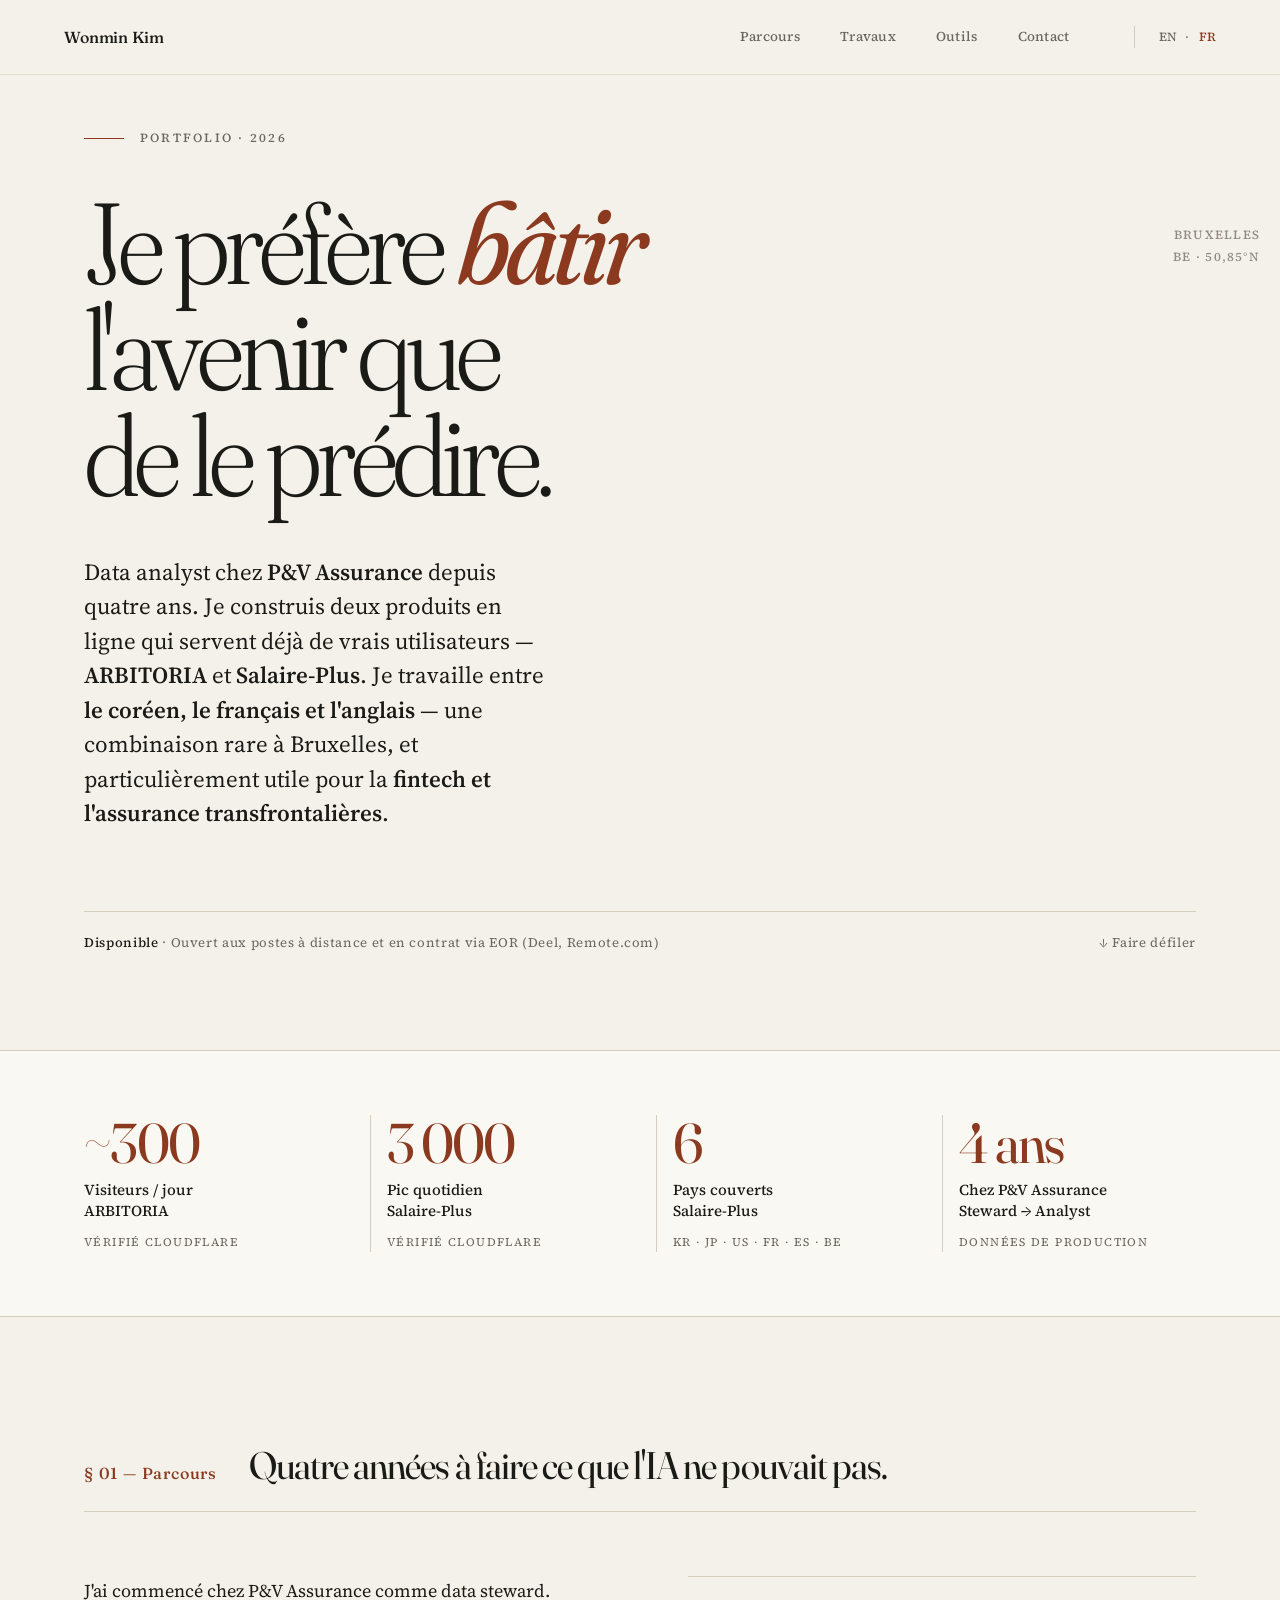
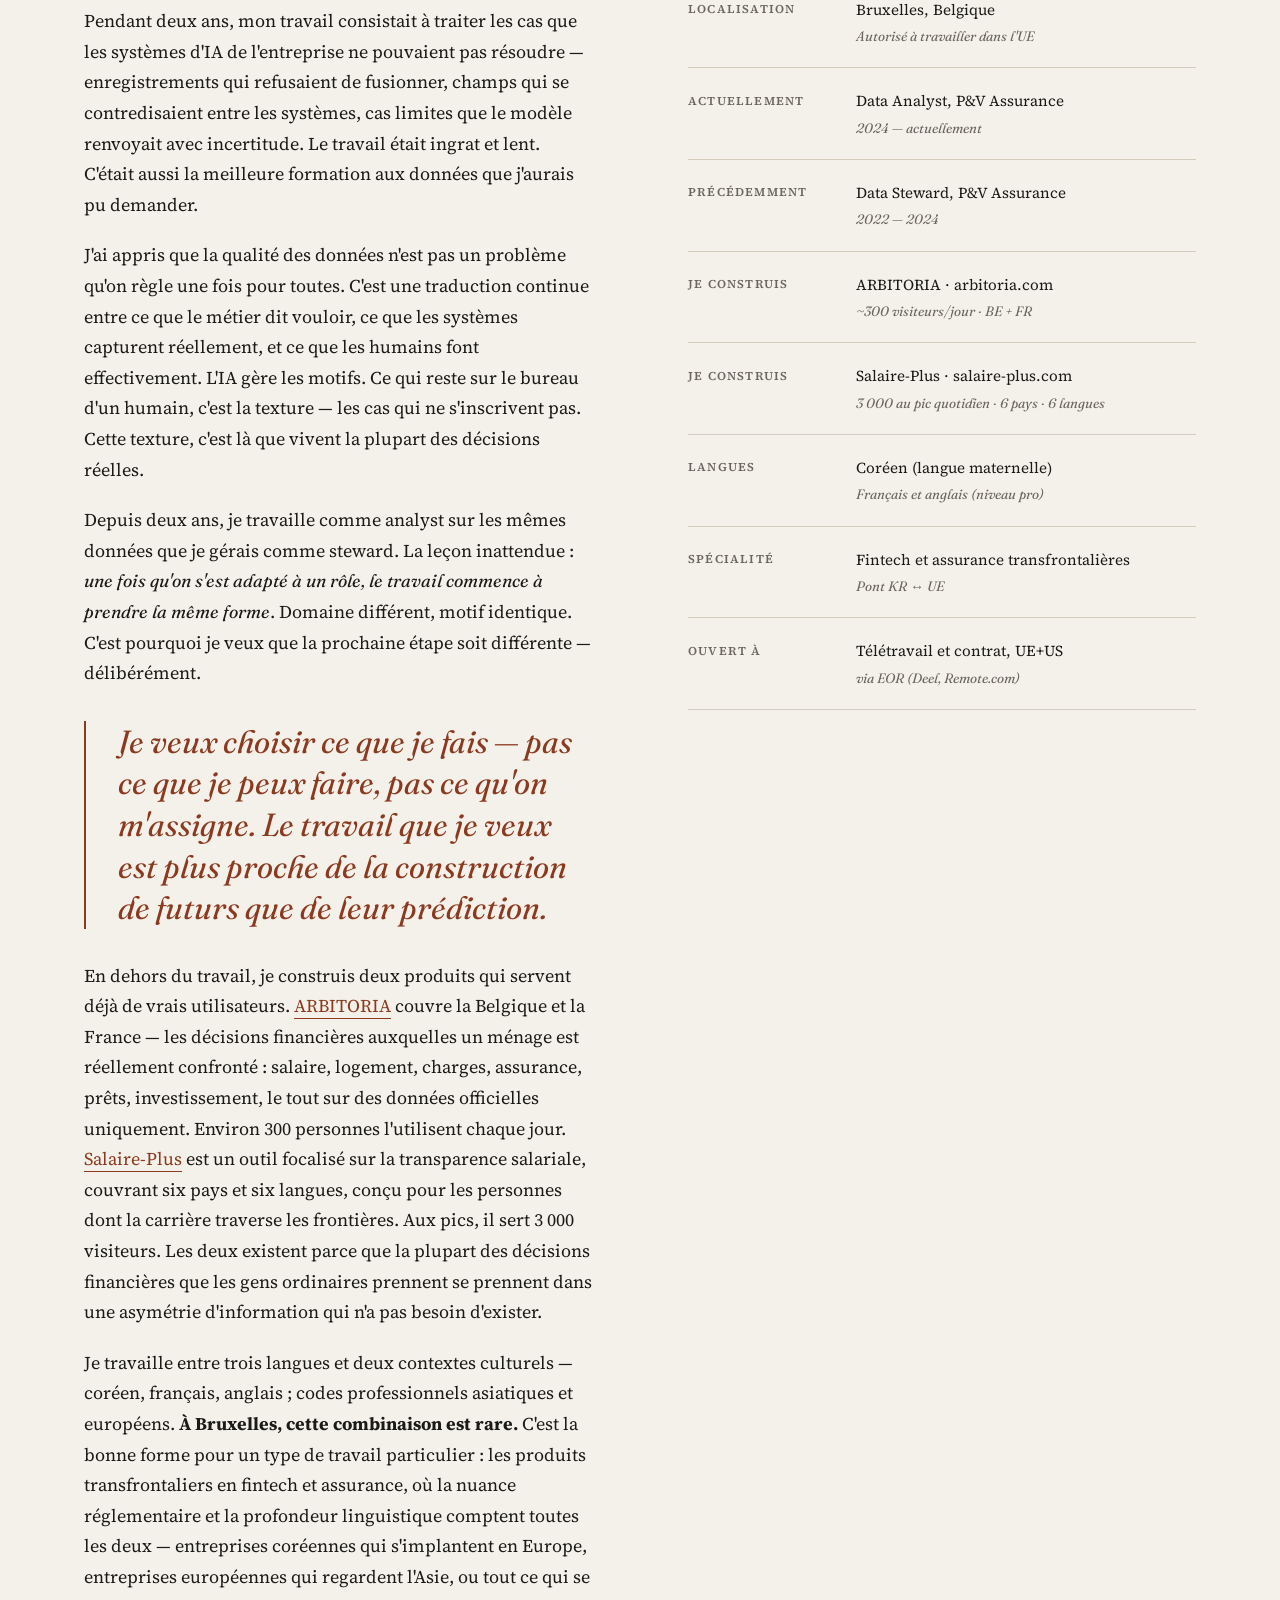
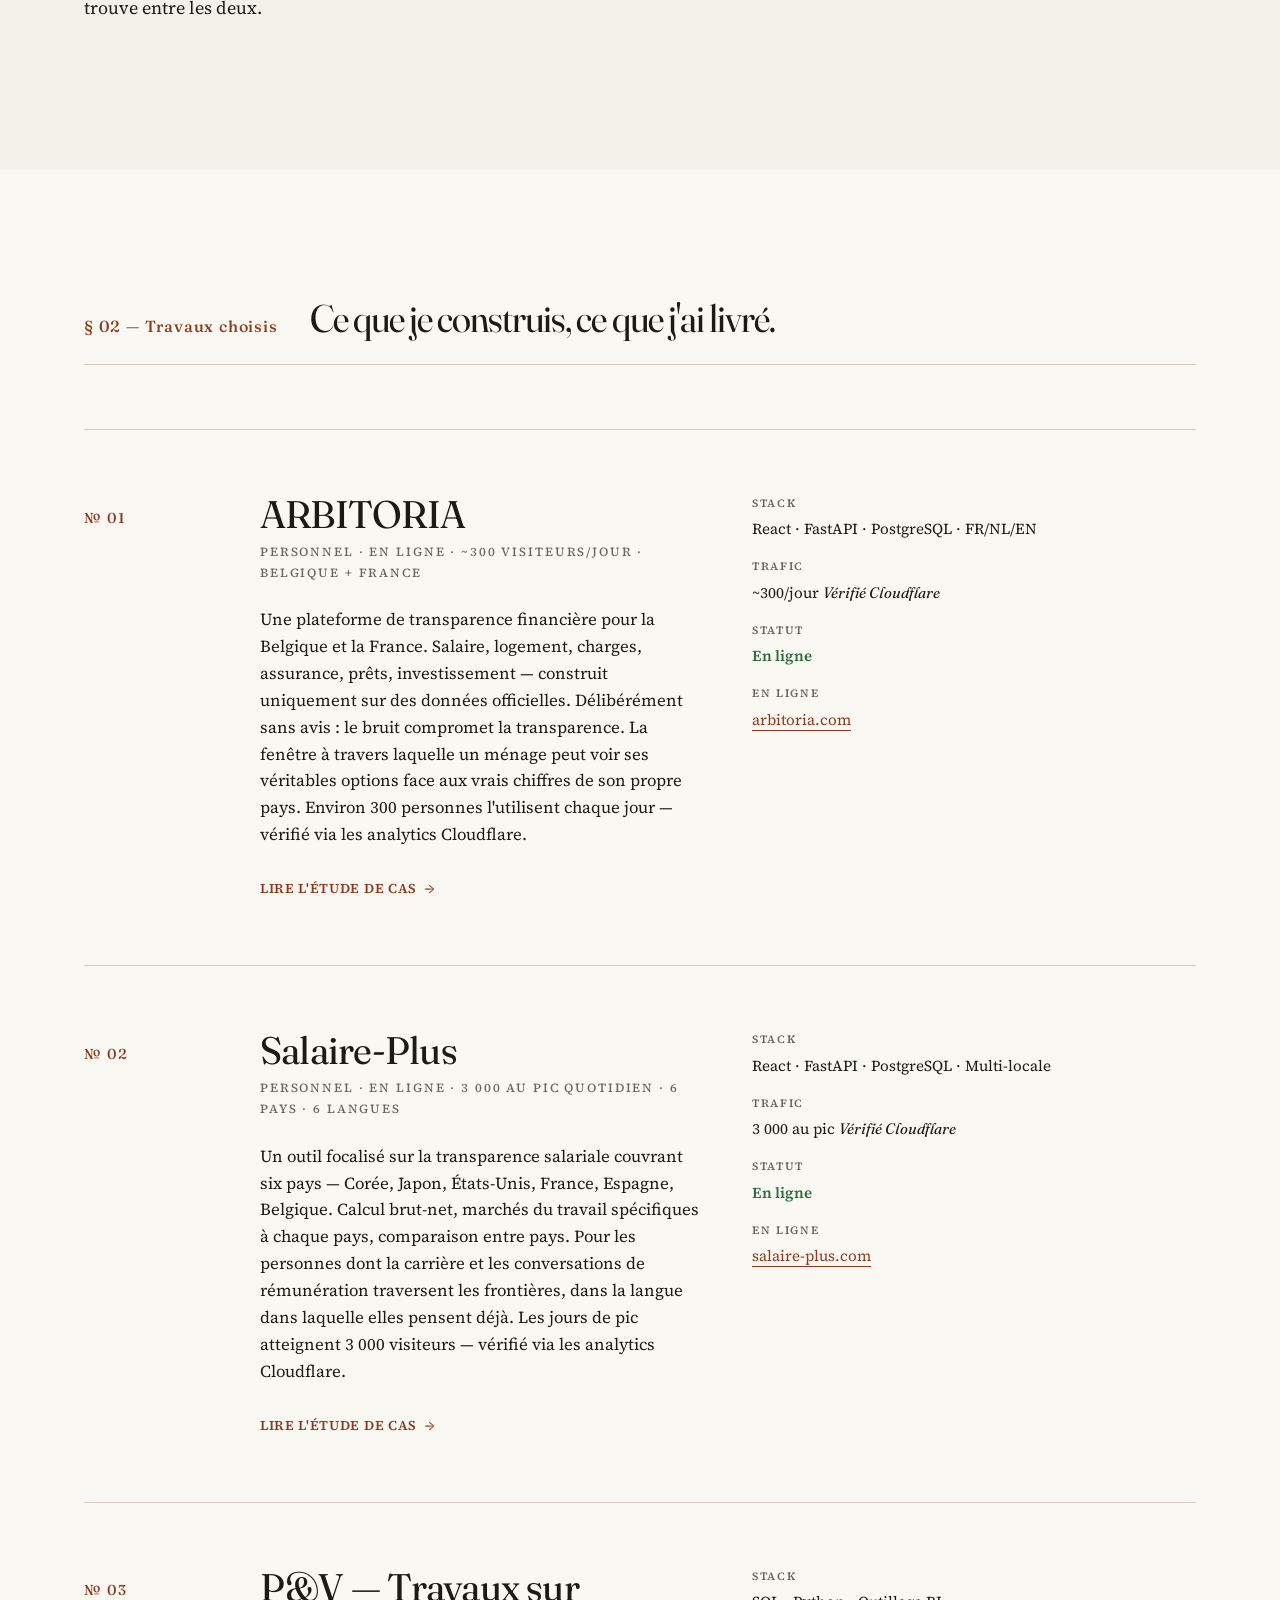
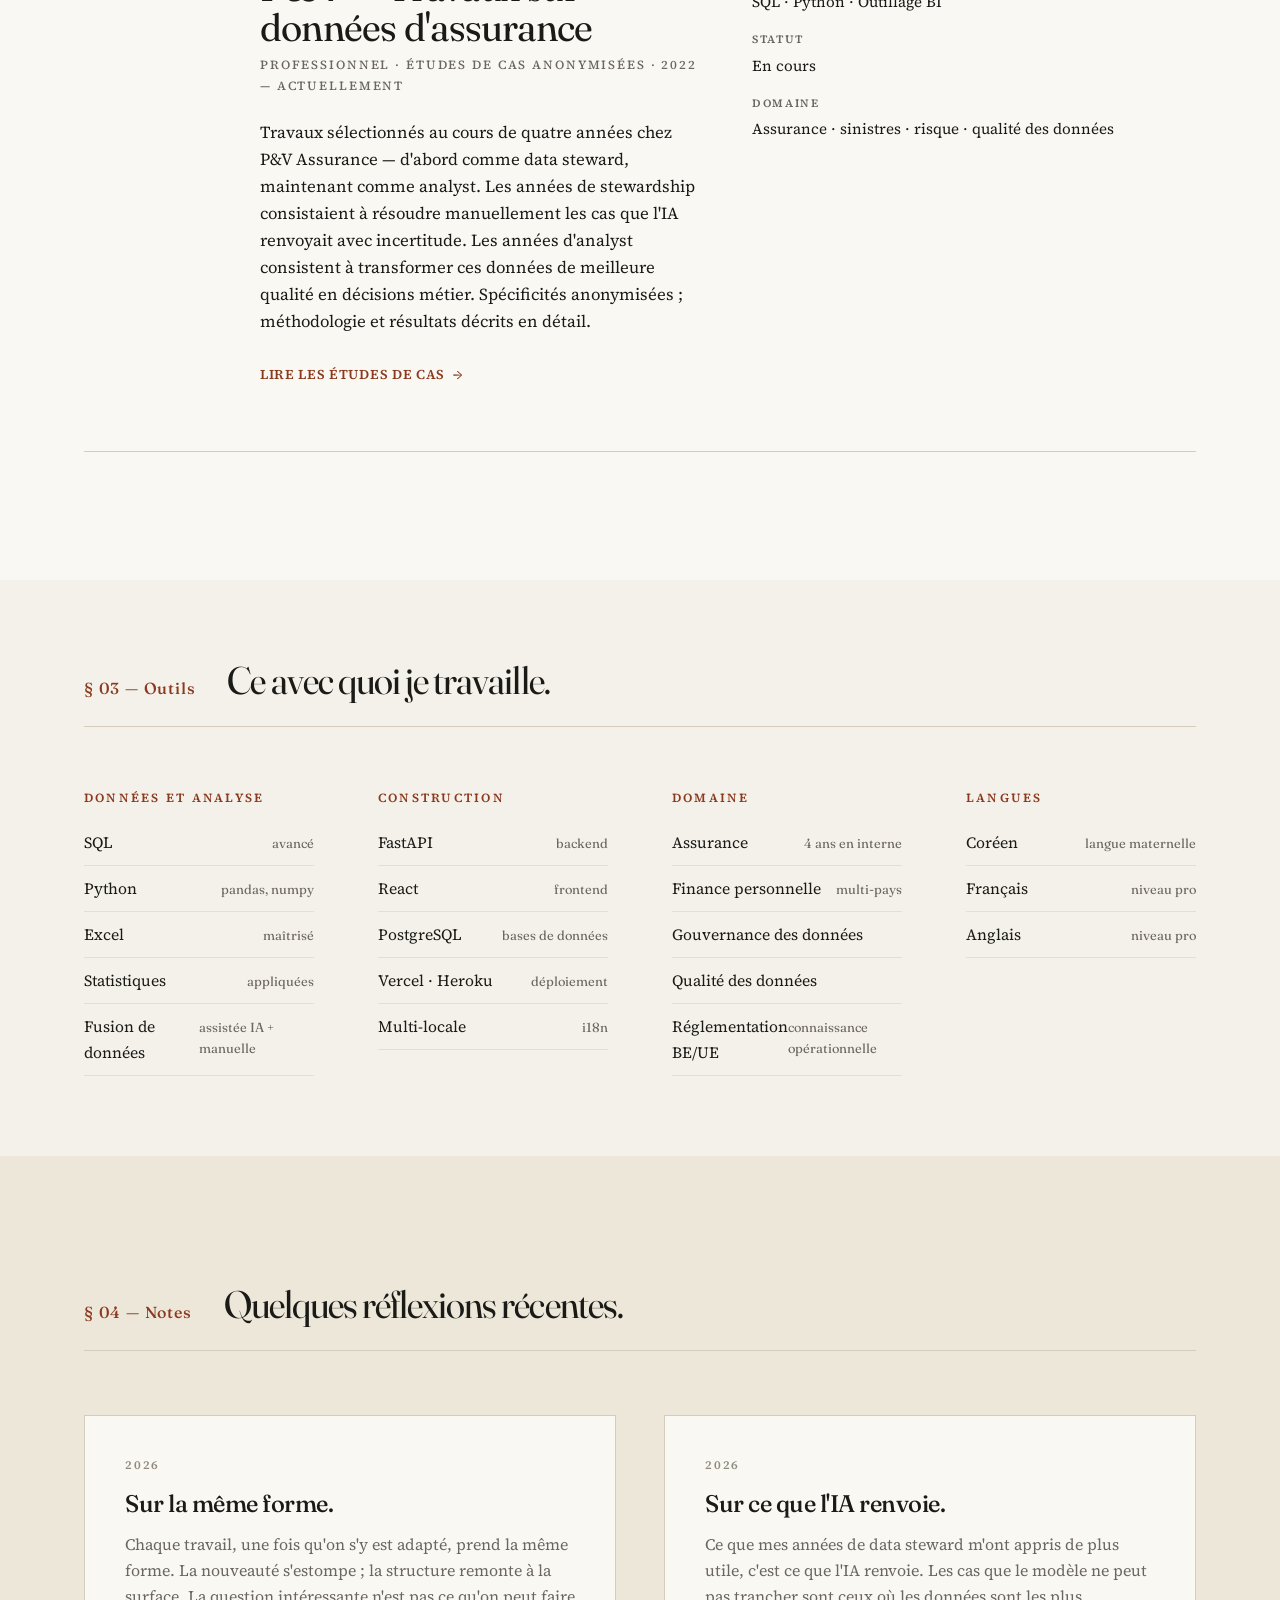
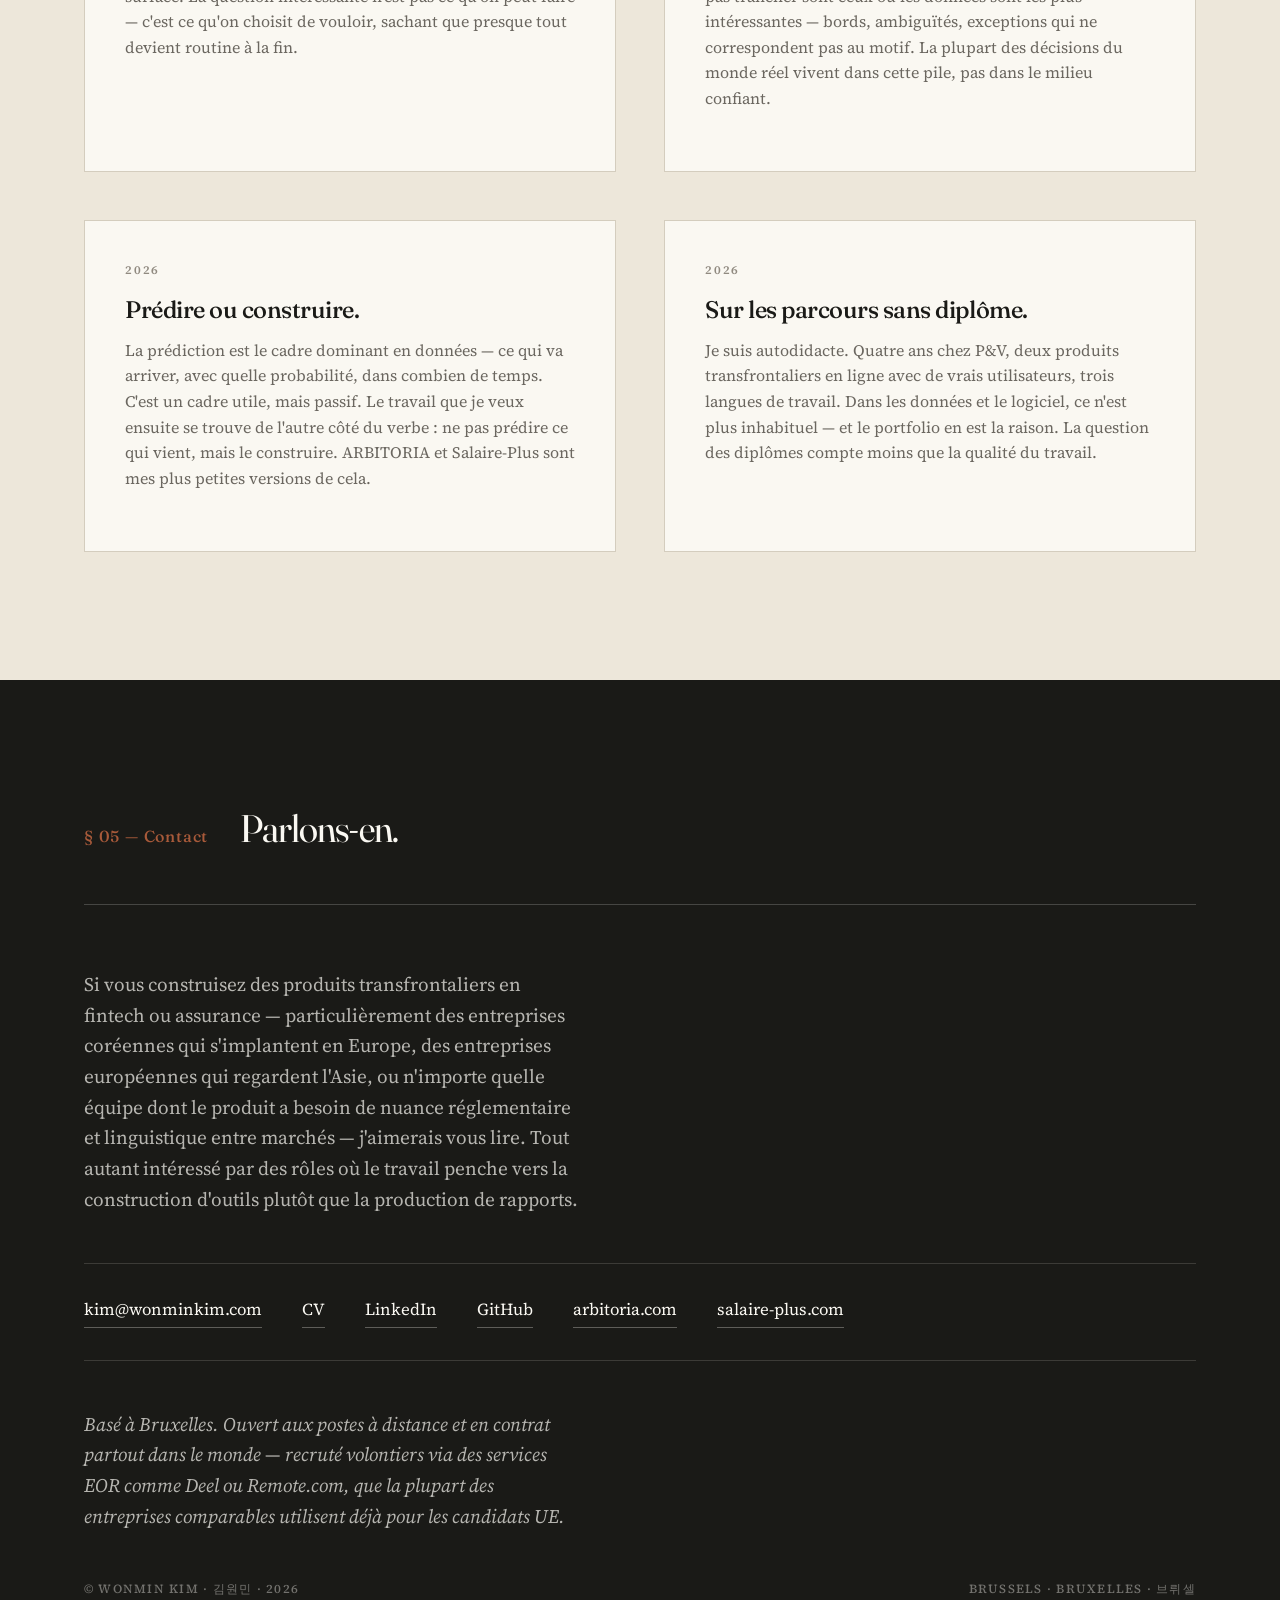
<file: fr/index.html>
<!DOCTYPE html>
<html lang="fr">
<head>
  <meta charset="UTF-8" />
  <meta name="viewport" content="width=device-width, initial-scale=1.0" />
  <meta name="description" content="Wonmin Kim — Data analyst chez P&V Assurance, créateur d'ARBITORIA et Salaire-Plus. Basé à Bruxelles. Coréen / français / anglais. Fintech et assurance transfrontalières." />
  <meta name="author" content="Wonmin Kim" />
  <title>Wonmin Kim — Données et produit transfrontaliers, Bruxelles</title>

  <link rel="preconnect" href="https://fonts.googleapis.com" />
  <link rel="preconnect" href="https://fonts.gstatic.com" crossorigin />
  <link href="https://fonts.googleapis.com/css2?family=Fraunces:ital,opsz,wght@0,9..144,300;0,9..144,400;0,9..144,500;0,9..144,600;1,9..144,400&family=Source+Serif+4:opsz,wght@8..60,300;8..60,400;8..60,500;8..60,600&display=swap" rel="stylesheet" />

  <link rel="stylesheet" href="../styles.css" />
  <link rel="alternate" hreflang="en" href="../index.html" />
  <link rel="alternate" hreflang="fr" href="index.html" />
</head>
<body>

  <header class="site-header">
    <a href="#top" class="site-header__brand">Wonmin Kim</a>
    <nav class="site-header__nav">
      <a href="#about">Parcours</a>
      <a href="#work">Travaux</a>
      <a href="#skills">Outils</a>
      <a href="#contact">Contact</a>
      <span class="lang-toggle">
        <a href="../index.html" class="lang-toggle__link" hreflang="en">EN</a>
        <span class="lang-toggle__sep" aria-hidden="true">·</span>
        <a href="index.html" class="lang-toggle__link is-active" aria-current="page">FR</a>
      </span>
    </nav>
  </header>

  <main id="top">

    <!-- ─── Hero ─────────────────────────────────── -->
    <section class="hero">
      <div class="container hero__inner">

        <div class="hero__corner">
          Bruxelles<br />
          BE · 50,85°N
        </div>

        <div class="hero__meta fade-in fade-in-delay-1">
          <span>Portfolio · 2026</span>
        </div>

        <h1 class="hero__title fade-in fade-in-delay-2">
          Je préfère <span class="accent">bâtir</span><br />
          l'avenir que<br />
          de le prédire.
        </h1>

        <p class="hero__lede fade-in fade-in-delay-3">
          Data analyst chez <strong>P&V Assurance</strong> depuis quatre ans.
          Je construis deux produits en ligne qui servent déjà de vrais
          utilisateurs — <strong>ARBITORIA</strong> et <strong>Salaire-Plus</strong>.
          Je travaille entre <strong>le coréen, le français et l'anglais</strong> —
          une combinaison rare à Bruxelles, et particulièrement utile pour
          la <strong>fintech et l'assurance transfrontalières</strong>.
        </p>

        <div class="hero__divider fade-in fade-in-delay-4">
          <span><strong>Disponible</strong> · Ouvert aux postes à distance et en contrat via EOR (Deel, Remote.com)</span>
          <span>↓ Faire défiler</span>
        </div>

      </div>
    </section>

    <!-- ─── Traction strip ───────────────────────── -->
    <section class="traction reveal">
      <div class="container traction__grid">

        <div class="traction__item">
          <span class="traction__num">~300</span>
          <span class="traction__label">Visiteurs / jour<br />ARBITORIA</span>
          <span class="traction__note">Vérifié Cloudflare</span>
        </div>

        <div class="traction__item">
          <span class="traction__num">3 000</span>
          <span class="traction__label">Pic quotidien<br />Salaire-Plus</span>
          <span class="traction__note">Vérifié Cloudflare</span>
        </div>

        <div class="traction__item">
          <span class="traction__num">6</span>
          <span class="traction__label">Pays couverts<br />Salaire-Plus</span>
          <span class="traction__note">KR · JP · US · FR · ES · BE</span>
        </div>

        <div class="traction__item">
          <span class="traction__num">4 ans</span>
          <span class="traction__label">Chez P&V Assurance<br />Steward → Analyst</span>
          <span class="traction__note">Données de production</span>
        </div>

      </div>
    </section>

    <!-- ─── About / Parcours ─────────────────────── -->
    <section class="section about" id="about">
      <div class="container">

        <div class="section-head reveal">
          <span class="section-head__num">§ 01 — Parcours</span>
          <h2 class="section-head__title">Quatre années à faire ce que l'IA ne pouvait pas.</h2>
        </div>

        <div class="about__grid">

          <div class="about__text reveal">
            <p>
              J'ai commencé chez P&V Assurance comme data steward.
              Pendant deux ans, mon travail consistait à traiter les
              cas que les systèmes d'IA de l'entreprise ne pouvaient
              pas résoudre — enregistrements qui refusaient de
              fusionner, champs qui se contredisaient entre les
              systèmes, cas limites que le modèle renvoyait avec
              incertitude. Le travail était ingrat et lent. C'était
              aussi la meilleure formation aux données que j'aurais
              pu demander.
            </p>

            <p>
              J'ai appris que la qualité des données n'est pas un
              problème qu'on règle une fois pour toutes. C'est une
              traduction continue entre ce que le métier dit vouloir,
              ce que les systèmes capturent réellement, et ce que les
              humains font effectivement. L'IA gère les motifs. Ce
              qui reste sur le bureau d'un humain, c'est la texture —
              les cas qui ne s'inscrivent pas. Cette texture, c'est
              là que vivent la plupart des décisions réelles.
            </p>

            <p>
              Depuis deux ans, je travaille comme analyst sur les
              mêmes données que je gérais comme steward. La leçon
              inattendue :
              <em>une fois qu'on s'est adapté à un rôle, le travail
              commence à prendre la même forme</em>. Domaine
              différent, motif identique. C'est pourquoi je veux que
              la prochaine étape soit différente — délibérément.
            </p>

            <blockquote class="about__quote">
              Je veux choisir ce que je fais — pas ce que je peux
              faire, pas ce qu'on m'assigne. Le travail que je veux
              est plus proche de la construction de futurs que de
              leur prédiction.
            </blockquote>

            <p>
              En dehors du travail, je construis deux produits qui
              servent déjà de vrais utilisateurs.
              <a href="projects/arbitoria.html">ARBITORIA</a> couvre
              la Belgique et la France — les décisions financières
              auxquelles un ménage est réellement confronté : salaire,
              logement, charges, assurance, prêts, investissement, le
              tout sur des données officielles uniquement. Environ
              300 personnes l'utilisent chaque jour.
              <a href="projects/salaire-plus.html">Salaire-Plus</a>
              est un outil focalisé sur la transparence salariale,
              couvrant six pays et six langues, conçu pour les
              personnes dont la carrière traverse les frontières. Aux
              pics, il sert 3 000 visiteurs. Les deux existent parce
              que la plupart des décisions financières que les gens
              ordinaires prennent se prennent dans une asymétrie
              d'information qui n'a pas besoin d'exister.
            </p>

            <p>
              Je travaille entre trois langues et deux contextes
              culturels — coréen, français, anglais ; codes
              professionnels asiatiques et européens.
              <strong>À Bruxelles, cette combinaison est rare.</strong>
              C'est la bonne forme pour un type de travail particulier :
              les produits transfrontaliers en fintech et assurance,
              où la nuance réglementaire et la profondeur linguistique
              comptent toutes les deux — entreprises coréennes qui
              s'implantent en Europe, entreprises européennes qui
              regardent l'Asie, ou tout ce qui se trouve entre les deux.
            </p>
          </div>

          <aside class="about__sidebar reveal">
            <dl>
              <div class="about__detail">
                <dt>Localisation</dt>
                <dd>Bruxelles, Belgique <em>Autorisé à travailler dans l'UE</em></dd>
              </div>
              <div class="about__detail">
                <dt>Actuellement</dt>
                <dd>Data Analyst, P&V Assurance <em>2024 — actuellement</em></dd>
              </div>
              <div class="about__detail">
                <dt>Précédemment</dt>
                <dd>Data Steward, P&V Assurance <em>2022 — 2024</em></dd>
              </div>
              <div class="about__detail">
                <dt>Je construis</dt>
                <dd>ARBITORIA · arbitoria.com <em>~300 visiteurs/jour · BE + FR</em></dd>
              </div>
              <div class="about__detail">
                <dt>Je construis</dt>
                <dd>Salaire-Plus · salaire-plus.com <em>3 000 au pic quotidien · 6 pays · 6 langues</em></dd>
              </div>
              <div class="about__detail">
                <dt>Langues</dt>
                <dd>Coréen (langue maternelle) <em>Français et anglais (niveau pro)</em></dd>
              </div>
              <div class="about__detail">
                <dt>Spécialité</dt>
                <dd>Fintech et assurance transfrontalières <em>Pont KR ↔ UE</em></dd>
              </div>
              <div class="about__detail">
                <dt>Ouvert à</dt>
                <dd>Télétravail et contrat, UE+US <em>via EOR (Deel, Remote.com)</em></dd>
              </div>
            </dl>
          </aside>

        </div>

      </div>
    </section>

    <!-- ─── Travaux ──────────────────────────────── -->
    <section class="section projects" id="work">
      <div class="container">

        <div class="section-head reveal">
          <span class="section-head__num">§ 02 — Travaux choisis</span>
          <h2 class="section-head__title">Ce que je construis, ce que j'ai livré.</h2>
        </div>

        <article class="project reveal">
          <div class="project__num">№ 01</div>
          <div class="project__main">
            <h3>ARBITORIA</h3>
            <span class="project__tag">Personnel · En ligne · ~300 visiteurs/jour · Belgique + France</span>
            <p class="project__desc">
              Une plateforme de transparence financière pour la
              Belgique et la France. Salaire, logement, charges,
              assurance, prêts, investissement — construit uniquement
              sur des données officielles. Délibérément sans avis : le
              bruit compromet la transparence. La fenêtre à travers
              laquelle un ménage peut voir ses véritables options face
              aux vrais chiffres de son propre pays. Environ 300
              personnes l'utilisent chaque jour — vérifié via les
              analytics Cloudflare.
            </p>
            <a href="projects/arbitoria.html" class="project__link">Lire l'étude de cas</a>
          </div>
          <div class="project__meta">
            <dl>
              <div>
                <dt>Stack</dt>
                <dd>React · FastAPI · PostgreSQL · FR/NL/EN</dd>
              </div>
              <div>
                <dt>Trafic</dt>
                <dd>~300/jour <em>Vérifié Cloudflare</em></dd>
              </div>
              <div>
                <dt>Statut</dt>
                <dd class="status-live">En ligne</dd>
              </div>
              <div>
                <dt>En ligne</dt>
                <dd><a href="https://arbitoria.com" target="_blank" rel="noopener">arbitoria.com</a></dd>
              </div>
            </dl>
          </div>
        </article>

        <article class="project reveal">
          <div class="project__num">№ 02</div>
          <div class="project__main">
            <h3>Salaire-Plus</h3>
            <span class="project__tag">Personnel · En ligne · 3 000 au pic quotidien · 6 pays · 6 langues</span>
            <p class="project__desc">
              Un outil focalisé sur la transparence salariale couvrant
              six pays — Corée, Japon, États-Unis, France, Espagne,
              Belgique. Calcul brut-net, marchés du travail
              spécifiques à chaque pays, comparaison entre pays. Pour
              les personnes dont la carrière et les conversations de
              rémunération traversent les frontières, dans la langue
              dans laquelle elles pensent déjà. Les jours de pic
              atteignent 3 000 visiteurs — vérifié via les analytics
              Cloudflare.
            </p>
            <a href="projects/salaire-plus.html" class="project__link">Lire l'étude de cas</a>
          </div>
          <div class="project__meta">
            <dl>
              <div>
                <dt>Stack</dt>
                <dd>React · FastAPI · PostgreSQL · Multi-locale</dd>
              </div>
              <div>
                <dt>Trafic</dt>
                <dd>3 000 au pic <em>Vérifié Cloudflare</em></dd>
              </div>
              <div>
                <dt>Statut</dt>
                <dd class="status-live">En ligne</dd>
              </div>
              <div>
                <dt>En ligne</dt>
                <dd><a href="https://salaire-plus.com" target="_blank" rel="noopener">salaire-plus.com</a></dd>
              </div>
            </dl>
          </div>
        </article>

        <article class="project reveal">
          <div class="project__num">№ 03</div>
          <div class="project__main">
            <h3>P&amp;V — Travaux sur données d'assurance</h3>
            <span class="project__tag">Professionnel · Études de cas anonymisées · 2022 — actuellement</span>
            <p class="project__desc">
              Travaux sélectionnés au cours de quatre années chez
              P&amp;V Assurance — d'abord comme data steward,
              maintenant comme analyst. Les années de stewardship
              consistaient à résoudre manuellement les cas que l'IA
              renvoyait avec incertitude. Les années d'analyst
              consistent à transformer ces données de meilleure
              qualité en décisions métier. Spécificités anonymisées ;
              méthodologie et résultats décrits en détail.
            </p>
            <a href="projects/insurance-analytics.html" class="project__link">Lire les études de cas</a>
          </div>
          <div class="project__meta">
            <dl>
              <div>
                <dt>Stack</dt>
                <dd>SQL · Python · Outillage BI</dd>
              </div>
              <div>
                <dt>Statut</dt>
                <dd>En cours</dd>
              </div>
              <div>
                <dt>Domaine</dt>
                <dd>Assurance · sinistres · risque · qualité des données</dd>
              </div>
            </dl>
          </div>
        </article>

      </div>
    </section>

    <!-- ─── Outils ───────────────────────────────── -->
    <section class="section section--narrow" id="skills">
      <div class="container">

        <div class="section-head reveal">
          <span class="section-head__num">§ 03 — Outils</span>
          <h2 class="section-head__title">Ce avec quoi je travaille.</h2>
        </div>

        <div class="skills__grid reveal">

          <div class="skills__group">
            <h4>Données et analyse</h4>
            <ul>
              <li>SQL <em>avancé</em></li>
              <li>Python <em>pandas, numpy</em></li>
              <li>Excel <em>maîtrisé</em></li>
              <li>Statistiques <em>appliquées</em></li>
              <li>Fusion de données <em>assistée IA + manuelle</em></li>
            </ul>
          </div>

          <div class="skills__group">
            <h4>Construction</h4>
            <ul>
              <li>FastAPI <em>backend</em></li>
              <li>React <em>frontend</em></li>
              <li>PostgreSQL <em>bases de données</em></li>
              <li>Vercel · Heroku <em>déploiement</em></li>
              <li>Multi-locale <em>i18n</em></li>
            </ul>
          </div>

          <div class="skills__group">
            <h4>Domaine</h4>
            <ul>
              <li>Assurance <em>4 ans en interne</em></li>
              <li>Finance personnelle <em>multi-pays</em></li>
              <li>Gouvernance des données</li>
              <li>Qualité des données</li>
              <li>Réglementation BE/UE <em>connaissance opérationnelle</em></li>
            </ul>
          </div>

          <div class="skills__group">
            <h4>Langues</h4>
            <ul>
              <li>Coréen <em>langue maternelle</em></li>
              <li>Français <em>niveau pro</em></li>
              <li>Anglais <em>niveau pro</em></li>
            </ul>
          </div>

        </div>

      </div>
    </section>

    <!-- ─── Notes ────────────────────────────────── -->
    <section class="section thinking">
      <div class="container">

        <div class="section-head reveal">
          <span class="section-head__num">§ 04 — Notes</span>
          <h2 class="section-head__title">Quelques réflexions récentes.</h2>
        </div>

        <div class="thinking__grid">

          <article class="thinking__card reveal">
            <span class="date">2026</span>
            <h3>Sur la même forme.</h3>
            <p>
              Chaque travail, une fois qu'on s'y est adapté, prend la
              même forme. La nouveauté s'estompe ; la structure
              remonte à la surface. La question intéressante n'est
              pas ce qu'on peut faire — c'est ce qu'on choisit de
              vouloir, sachant que presque tout devient routine à la
              fin.
            </p>
          </article>

          <article class="thinking__card reveal">
            <span class="date">2026</span>
            <h3>Sur ce que l'IA renvoie.</h3>
            <p>
              Ce que mes années de data steward m'ont appris de plus
              utile, c'est ce que l'IA renvoie. Les cas que le modèle
              ne peut pas trancher sont ceux où les données sont les
              plus intéressantes — bords, ambiguïtés, exceptions qui
              ne correspondent pas au motif. La plupart des décisions
              du monde réel vivent dans cette pile, pas dans le
              milieu confiant.
            </p>
          </article>

          <article class="thinking__card reveal">
            <span class="date">2026</span>
            <h3>Prédire ou construire.</h3>
            <p>
              La prédiction est le cadre dominant en données — ce qui
              va arriver, avec quelle probabilité, dans combien de
              temps. C'est un cadre utile, mais passif. Le travail
              que je veux ensuite se trouve de l'autre côté du
              verbe : ne pas prédire ce qui vient, mais le
              construire. ARBITORIA et Salaire-Plus sont mes plus
              petites versions de cela.
            </p>
          </article>

          <article class="thinking__card reveal">
            <span class="date">2026</span>
            <h3>Sur les parcours sans diplôme.</h3>
            <p>
              Je suis autodidacte. Quatre ans chez P&amp;V, deux
              produits transfrontaliers en ligne avec de vrais
              utilisateurs, trois langues de travail. Dans les
              données et le logiciel, ce n'est plus inhabituel — et
              le portfolio en est la raison. La question des
              diplômes compte moins que la qualité du travail.
            </p>
          </article>

        </div>

      </div>
    </section>

    <!-- ─── Contact ──────────────────────────────── -->
    <section class="contact" id="contact">
      <div class="container">

        <div class="section-head reveal" style="border-color: rgba(250, 248, 242, 0.2);">
          <span class="section-head__num" style="color: var(--accent-soft);">§ 05 — Contact</span>
          <h2 class="section-head__title">Parlons-en.</h2>
        </div>

        <p class="reveal">
          Si vous construisez des produits transfrontaliers en fintech
          ou assurance — particulièrement des entreprises coréennes
          qui s'implantent en Europe, des entreprises européennes qui
          regardent l'Asie, ou n'importe quelle équipe dont le produit
          a besoin de nuance réglementaire et linguistique entre
          marchés — j'aimerais vous lire. Tout autant intéressé par
          des rôles où le travail penche vers la construction d'outils
          plutôt que la production de rapports.
        </p>

        <div class="contact__links reveal">
          <a href="mailto:kim@wonminkim.com">kim@wonminkim.com</a>
          <a href="../cv/" target="_blank" rel="noopener">CV</a>
          <a href="https://linkedin.com/in/wonminkim" target="_blank" rel="noopener">LinkedIn</a>
          <a href="https://github.com/wonminkim" target="_blank" rel="noopener">GitHub</a>
          <a href="https://arbitoria.com" target="_blank" rel="noopener">arbitoria.com</a>
          <a href="https://salaire-plus.com" target="_blank" rel="noopener">salaire-plus.com</a>
        </div>

        <p class="contact__note reveal">
          Basé à Bruxelles. Ouvert aux postes à distance et en contrat
          partout dans le monde — recruté volontiers via des services
          EOR comme Deel ou Remote.com, que la plupart des entreprises
          comparables utilisent déjà pour les candidats UE.
        </p>

        <footer class="contact__footer">
          <span>© Wonmin Kim · 김원민 · 2026</span>
          <span>Brussels · Bruxelles · 브뤼셀</span>
        </footer>

      </div>
    </section>

  </main>

  <script>
    // Reveal-on-scroll
    const observer = new IntersectionObserver((entries) => {
      entries.forEach((entry) => {
        if (entry.isIntersecting) {
          entry.target.classList.add('is-visible');
        }
      });
    }, { threshold: 0.1, rootMargin: '0px 0px -50px 0px' });

    document.querySelectorAll('.reveal').forEach(el => observer.observe(el));
  </script>

</body>
</html>
</file>
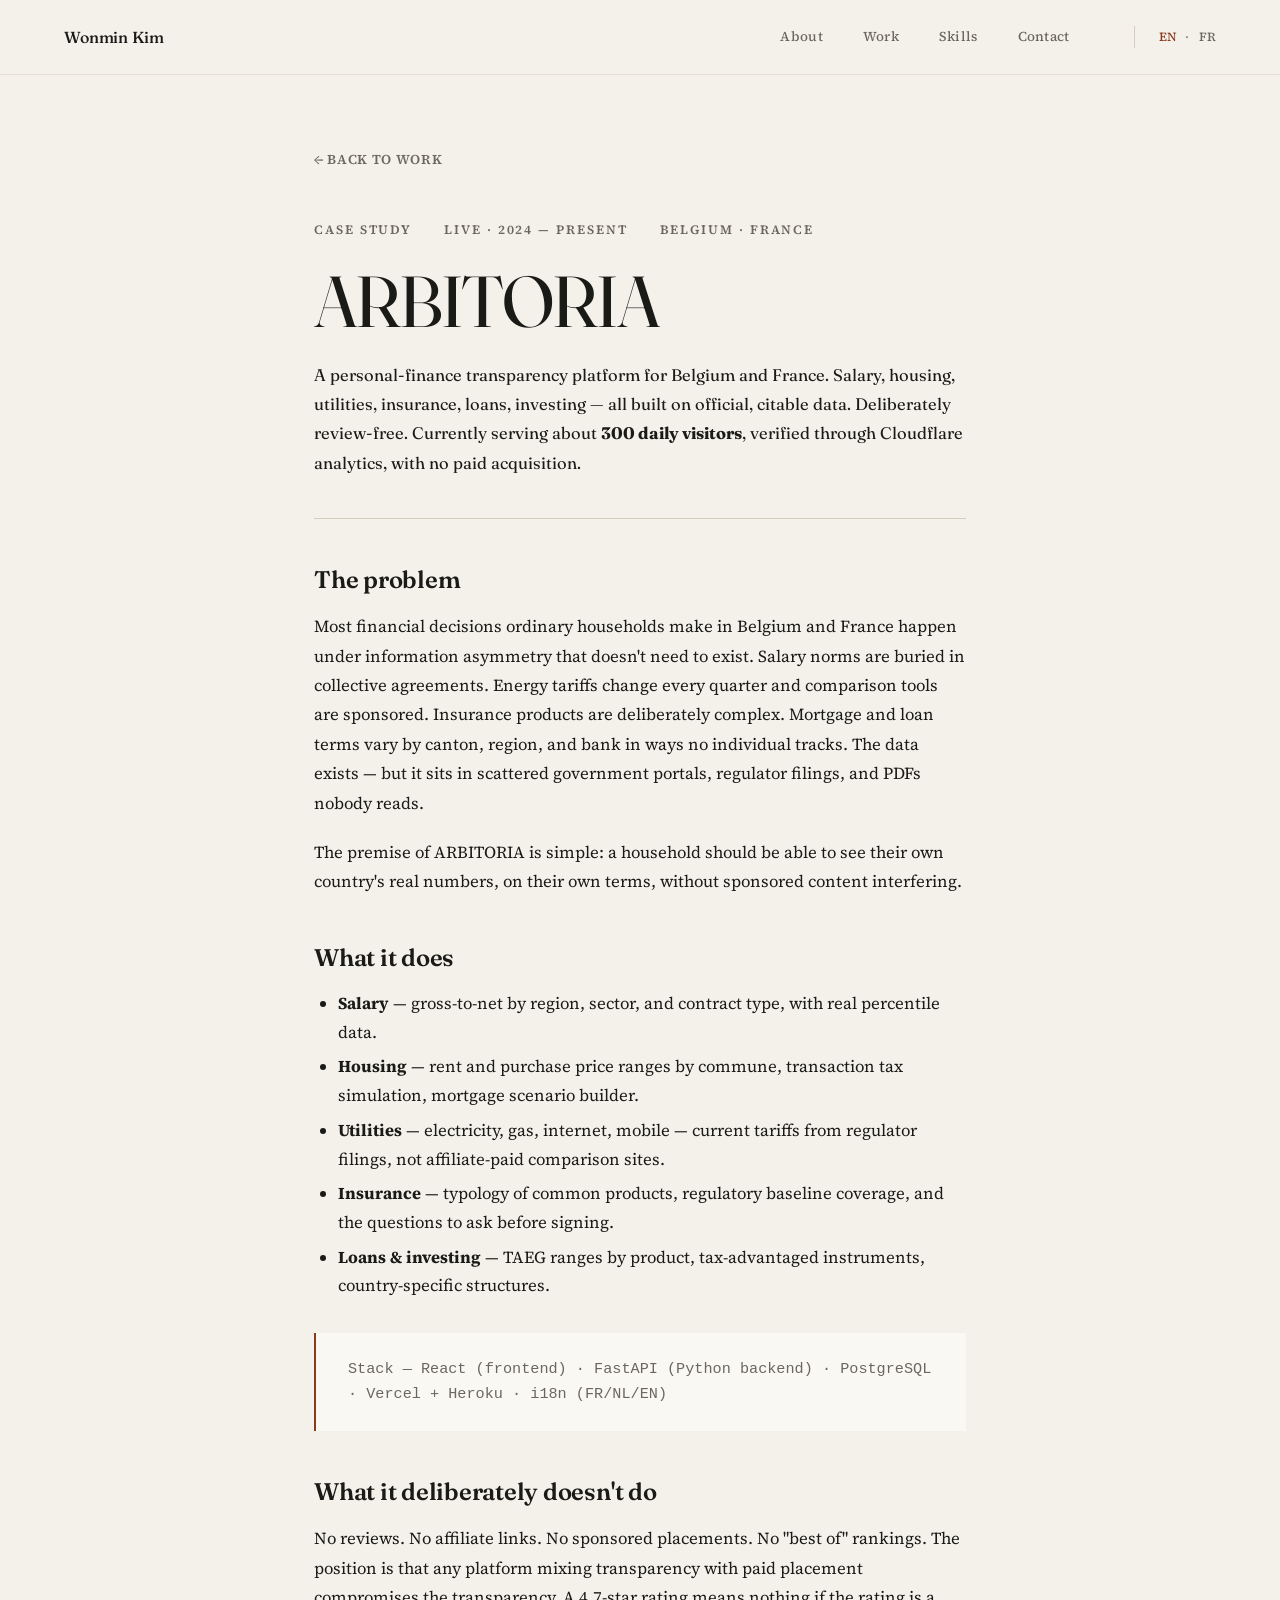
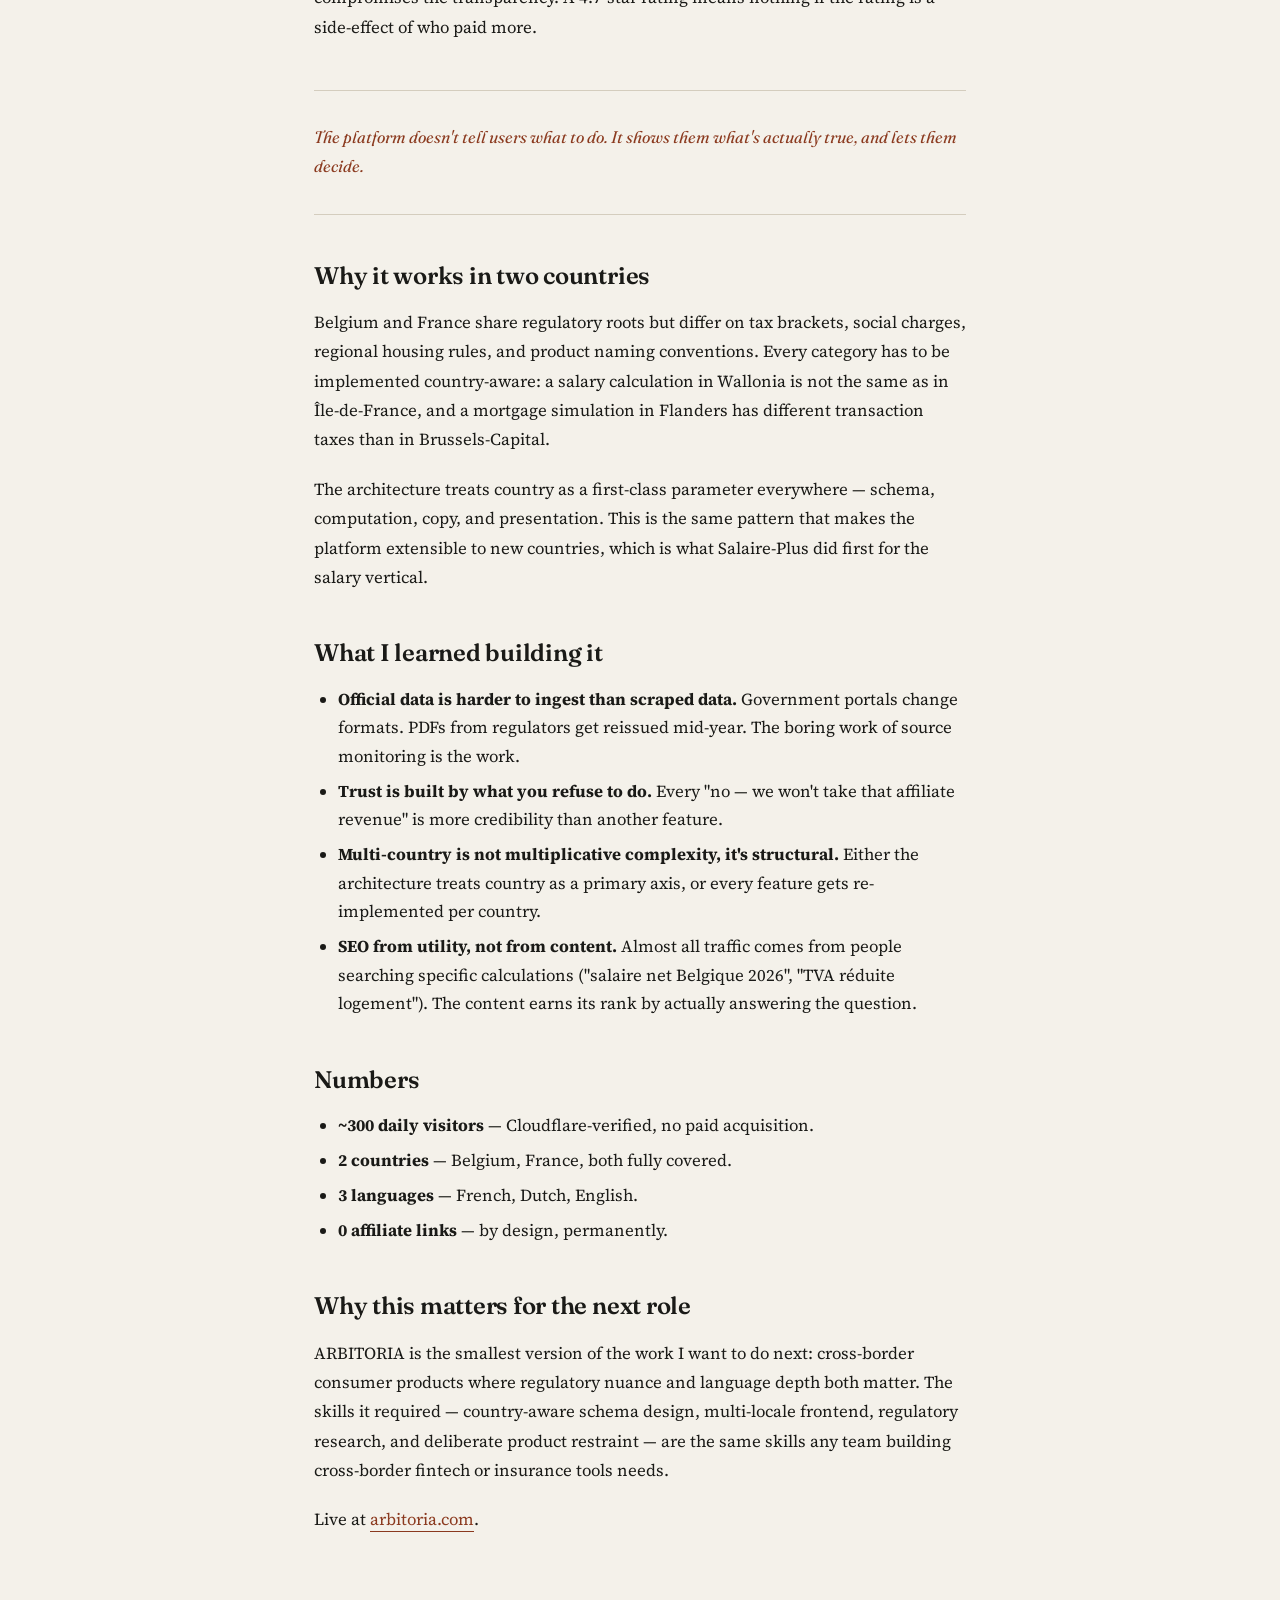
<file: projects/arbitoria.html>
<!DOCTYPE html>
<html lang="en">
<head>
  <meta charset="UTF-8" />
  <meta name="viewport" content="width=device-width, initial-scale=1.0" />
  <title>ARBITORIA — Case Study · Wonmin Kim</title>
  <link rel="preconnect" href="https://fonts.googleapis.com" />
  <link rel="preconnect" href="https://fonts.gstatic.com" crossorigin />
  <link href="https://fonts.googleapis.com/css2?family=Fraunces:ital,opsz,wght@0,9..144,300;0,9..144,400;0,9..144,500;0,9..144,600;1,9..144,400&family=Source+Serif+4:opsz,wght@8..60,300;8..60,400;8..60,500;8..60,600&display=swap" rel="stylesheet" />
  <link rel="stylesheet" href="../styles.css" />
  <link rel="alternate" hreflang="en" href="arbitoria.html" />
  <link rel="alternate" hreflang="fr" href="../fr/projects/arbitoria.html" />
</head>
<body>

  <header class="site-header">
    <a href="../index.html" class="site-header__brand">Wonmin Kim</a>
    <nav class="site-header__nav">
      <a href="../index.html#about">About</a>
      <a href="../index.html#work">Work</a>
      <a href="../index.html#skills">Skills</a>
      <a href="../index.html#contact">Contact</a>
      <span class="lang-toggle">
        <a href="arbitoria.html" class="lang-toggle__link is-active" aria-current="page">EN</a>
        <span class="lang-toggle__sep" aria-hidden="true">·</span>
        <a href="../fr/projects/arbitoria.html" class="lang-toggle__link" hreflang="fr">FR</a>
      </span>
    </nav>
  </header>

  <article class="project-page">

    <a href="../index.html#work" class="project-page__back">← Back to work</a>

    <div class="project-page__meta">
      <span>Case study</span>
      <span>Live · 2024 — present</span>
      <span>Belgium · France</span>
    </div>

    <h1>ARBITORIA</h1>

    <p class="project-page__lede">
      A personal-finance transparency platform for Belgium and France.
      Salary, housing, utilities, insurance, loans, investing — all
      built on official, citable data. Deliberately review-free.
      Currently serving about <strong>300 daily visitors</strong>,
      verified through Cloudflare analytics, with no paid acquisition.
    </p>

    <h2>The problem</h2>
    <p>
      Most financial decisions ordinary households make in Belgium and
      France happen under information asymmetry that doesn't need to
      exist. Salary norms are buried in collective agreements. Energy
      tariffs change every quarter and comparison tools are sponsored.
      Insurance products are deliberately complex. Mortgage and loan
      terms vary by canton, region, and bank in ways no individual
      tracks. The data exists — but it sits in scattered government
      portals, regulator filings, and PDFs nobody reads.
    </p>

    <p>
      The premise of ARBITORIA is simple: a household should be able
      to see their own country's real numbers, on their own terms,
      without sponsored content interfering.
    </p>

    <h2>What it does</h2>
    <ul>
      <li><strong>Salary</strong> — gross-to-net by region, sector, and contract type, with real percentile data.</li>
      <li><strong>Housing</strong> — rent and purchase price ranges by commune, transaction tax simulation, mortgage scenario builder.</li>
      <li><strong>Utilities</strong> — electricity, gas, internet, mobile — current tariffs from regulator filings, not affiliate-paid comparison sites.</li>
      <li><strong>Insurance</strong> — typology of common products, regulatory baseline coverage, and the questions to ask before signing.</li>
      <li><strong>Loans &amp; investing</strong> — TAEG ranges by product, tax-advantaged instruments, country-specific structures.</li>
    </ul>

    <div class="project-page__stack">
      Stack — React (frontend) · FastAPI (Python backend) · PostgreSQL · Vercel + Heroku · i18n (FR/NL/EN)
    </div>

    <h2>What it deliberately doesn't do</h2>
    <p>
      No reviews. No affiliate links. No sponsored placements. No
      "best of" rankings. The position is that any platform mixing
      transparency with paid placement compromises the transparency.
      A 4.7-star rating means nothing if the rating is a side-effect
      of who paid more.
    </p>

    <p class="project-page__quote">
      The platform doesn't tell users what to do.
      It shows them what's actually true, and lets them decide.
    </p>

    <h2>Why it works in two countries</h2>
    <p>
      Belgium and France share regulatory roots but differ on tax
      brackets, social charges, regional housing rules, and product
      naming conventions. Every category has to be implemented
      country-aware: a salary calculation in Wallonia is not the same
      as in Île-de-France, and a mortgage simulation in Flanders has
      different transaction taxes than in Brussels-Capital.
    </p>

    <p>
      The architecture treats country as a first-class parameter
      everywhere — schema, computation, copy, and presentation. This
      is the same pattern that makes the platform extensible to new
      countries, which is what Salaire-Plus did first for the salary
      vertical.
    </p>

    <h2>What I learned building it</h2>
    <ul>
      <li><strong>Official data is harder to ingest than scraped data.</strong> Government portals change formats. PDFs from regulators get reissued mid-year. The boring work of source monitoring is the work.</li>
      <li><strong>Trust is built by what you refuse to do.</strong> Every "no — we won't take that affiliate revenue" is more credibility than another feature.</li>
      <li><strong>Multi-country is not multiplicative complexity, it's structural.</strong> Either the architecture treats country as a primary axis, or every feature gets re-implemented per country.</li>
      <li><strong>SEO from utility, not from content.</strong> Almost all traffic comes from people searching specific calculations ("salaire net Belgique 2026", "TVA réduite logement"). The content earns its rank by actually answering the question.</li>
    </ul>

    <h2>Numbers</h2>
    <ul>
      <li><strong>~300 daily visitors</strong> — Cloudflare-verified, no paid acquisition.</li>
      <li><strong>2 countries</strong> — Belgium, France, both fully covered.</li>
      <li><strong>3 languages</strong> — French, Dutch, English.</li>
      <li><strong>0 affiliate links</strong> — by design, permanently.</li>
    </ul>

    <h2>Why this matters for the next role</h2>
    <p>
      ARBITORIA is the smallest version of the work I want to do
      next: cross-border consumer products where regulatory nuance
      and language depth both matter. The skills it required —
      country-aware schema design, multi-locale frontend, regulatory
      research, and deliberate product restraint — are the same
      skills any team building cross-border fintech or insurance
      tools needs.
    </p>

    <p>
      Live at <a href="https://arbitoria.com" target="_blank" rel="noopener">arbitoria.com</a>.
    </p>

  </article>

</body>
</html>
</file>
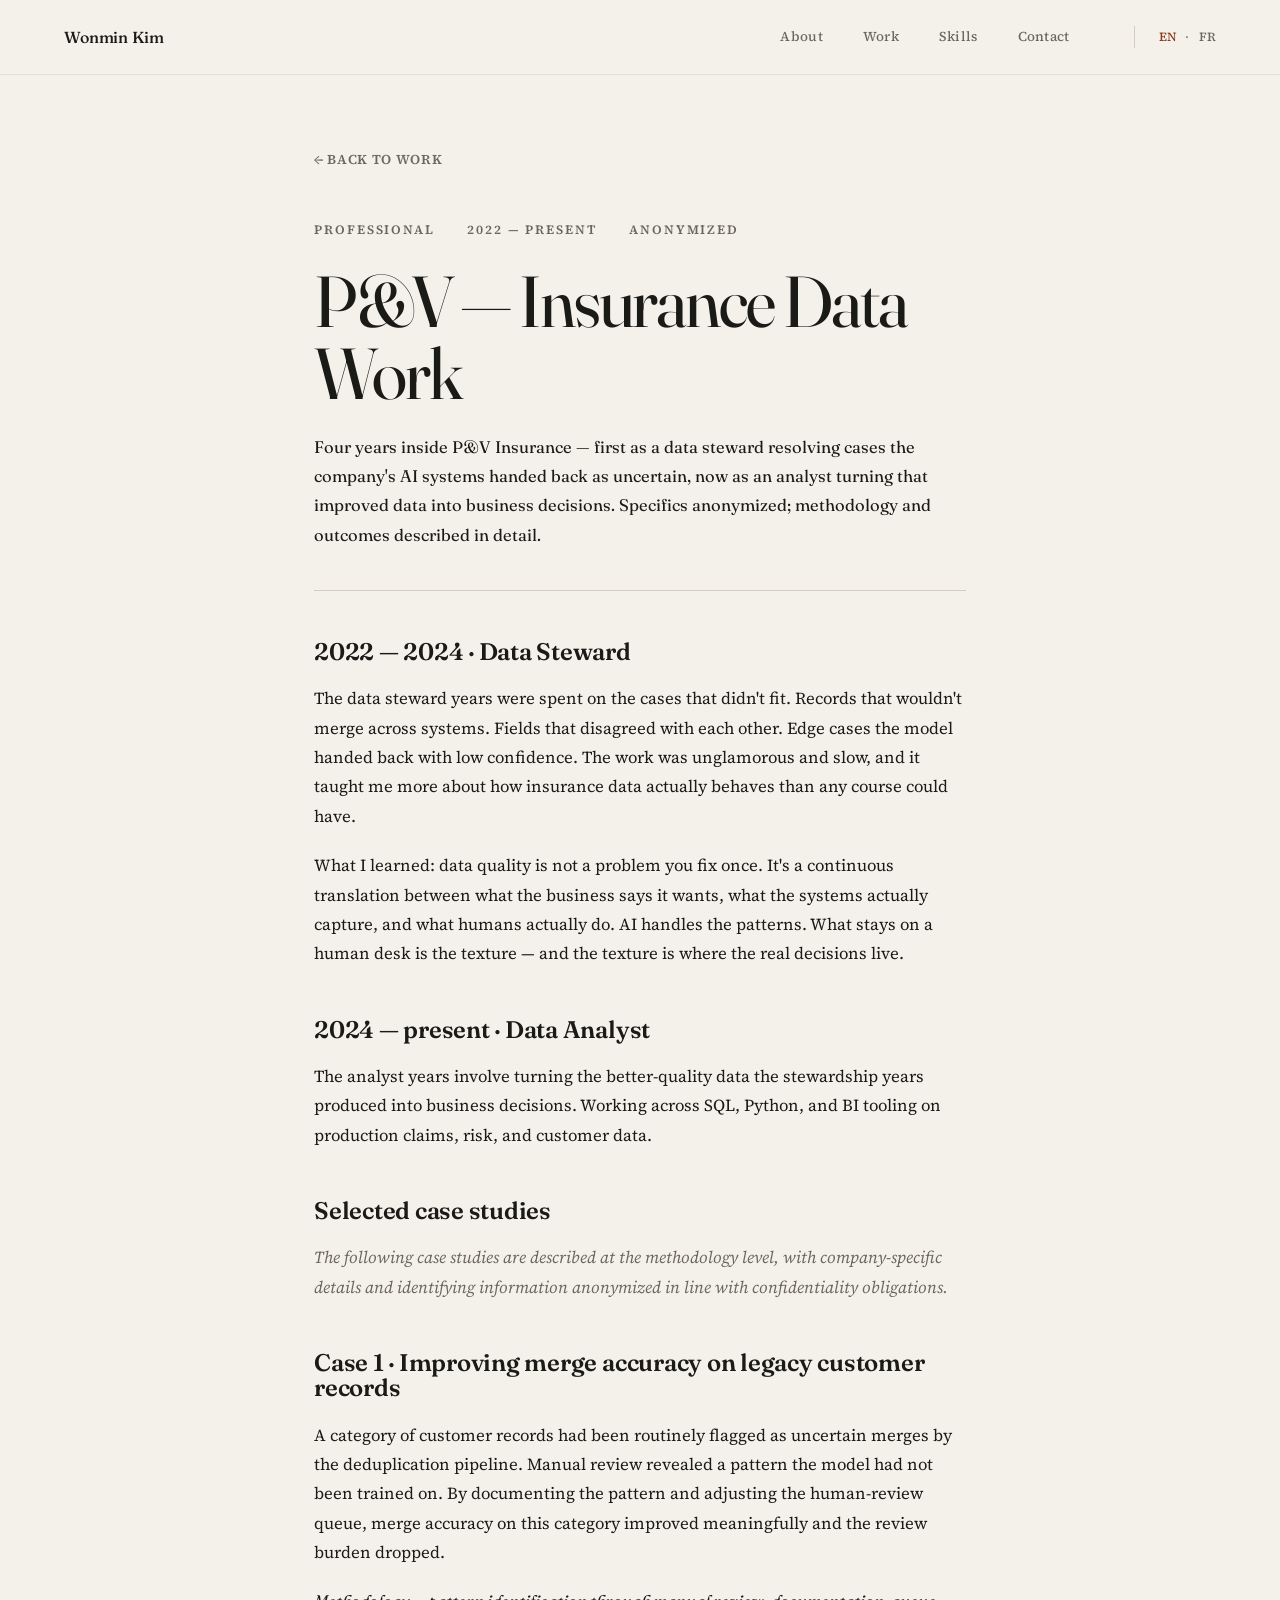
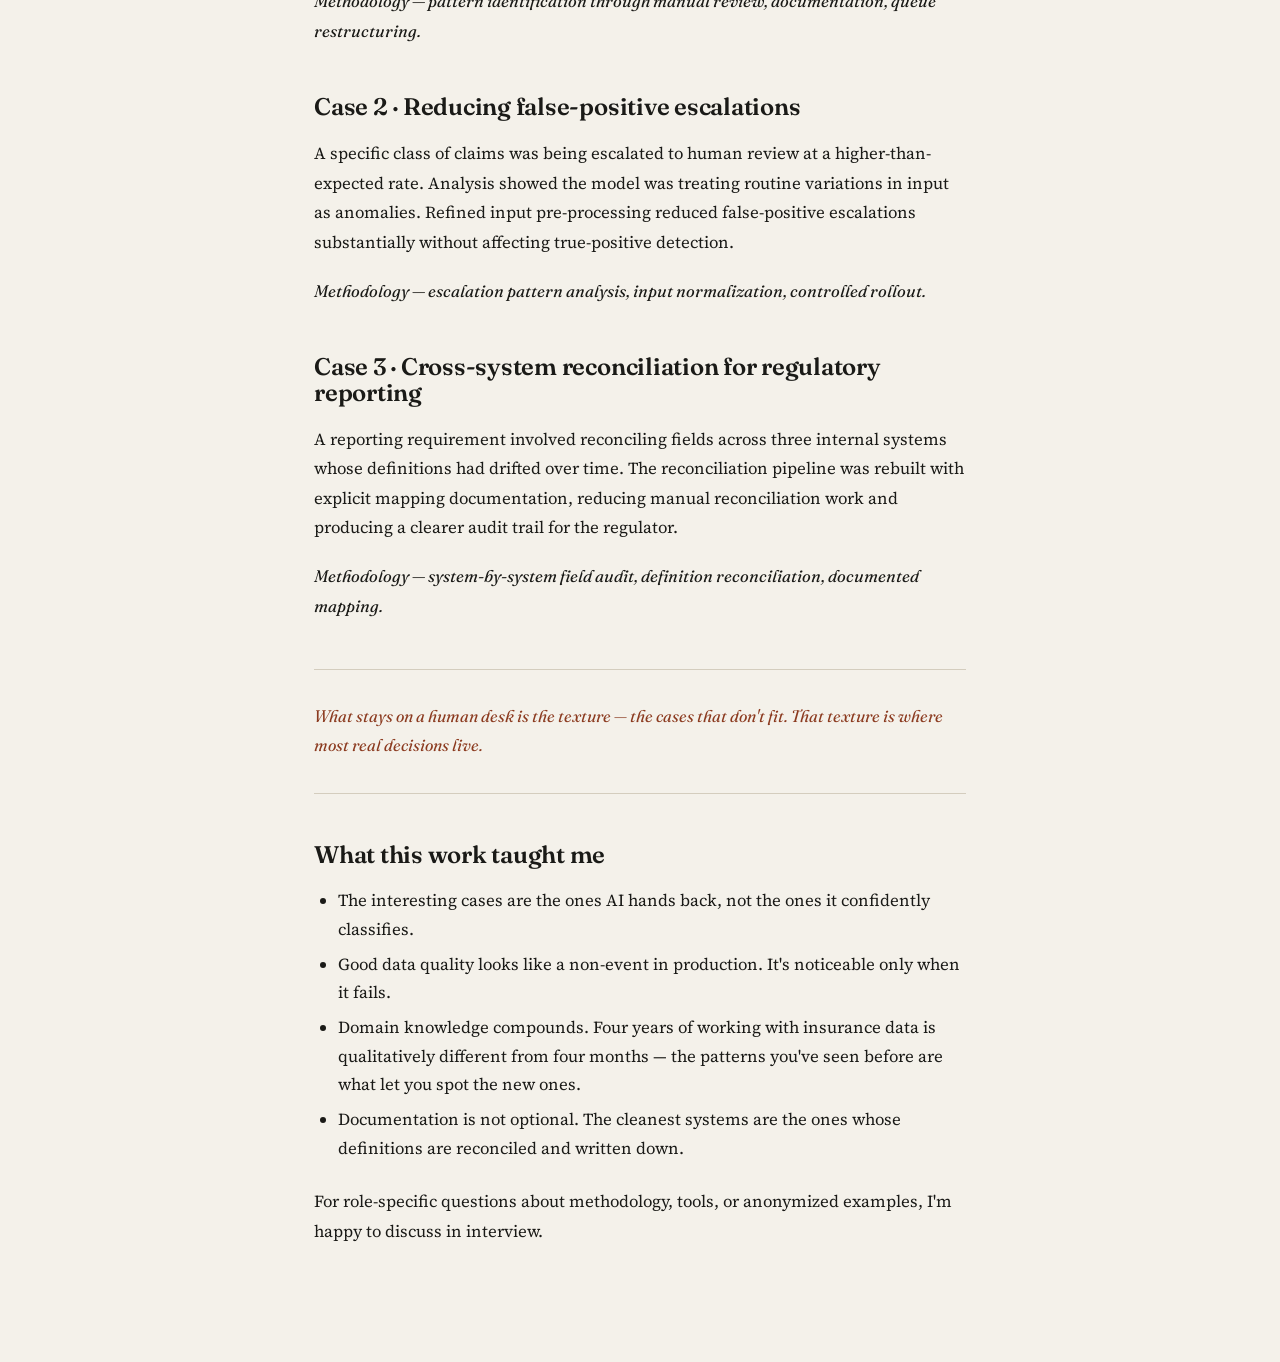
<file: projects/insurance-analytics.html>
<!DOCTYPE html>
<html lang="en">
<head>
  <meta charset="UTF-8" />
  <meta name="viewport" content="width=device-width, initial-scale=1.0" />
  <title>Insurance Data Work — Case Studies · Wonmin Kim</title>
  <link rel="preconnect" href="https://fonts.googleapis.com" />
  <link rel="preconnect" href="https://fonts.gstatic.com" crossorigin />
  <link href="https://fonts.googleapis.com/css2?family=Fraunces:ital,opsz,wght@0,9..144,300;0,9..144,400;0,9..144,500;0,9..144,600;1,9..144,400&family=Source+Serif+4:opsz,wght@8..60,300;8..60,400;8..60,500;8..60,600&display=swap" rel="stylesheet" />
  <link rel="stylesheet" href="../styles.css" />
  <link rel="alternate" hreflang="en" href="insurance-analytics.html" />
  <link rel="alternate" hreflang="fr" href="../fr/projects/insurance-analytics.html" />
</head>
<body>

  <header class="site-header">
    <a href="../index.html" class="site-header__brand">Wonmin Kim</a>
    <nav class="site-header__nav">
      <a href="../index.html#about">About</a>
      <a href="../index.html#work">Work</a>
      <a href="../index.html#skills">Skills</a>
      <a href="../index.html#contact">Contact</a>
      <span class="lang-toggle">
        <a href="insurance-analytics.html" class="lang-toggle__link is-active" aria-current="page">EN</a>
        <span class="lang-toggle__sep" aria-hidden="true">·</span>
        <a href="../fr/projects/insurance-analytics.html" class="lang-toggle__link" hreflang="fr">FR</a>
      </span>
    </nav>
  </header>

  <article class="project-page">

    <a href="../index.html#work" class="project-page__back">← Back to work</a>

    <div class="project-page__meta">
      <span>Professional</span>
      <span>2022 — present</span>
      <span>Anonymized</span>
    </div>

    <h1>P&amp;V — Insurance Data Work</h1>

    <p class="project-page__lede">
      Four years inside P&amp;V Insurance — first as a data steward
      resolving cases the company's AI systems handed back as
      uncertain, now as an analyst turning that improved data into
      business decisions. Specifics anonymized; methodology and
      outcomes described in detail.
    </p>

    <h2>2022 — 2024 · Data Steward</h2>
    <p>
      The data steward years were spent on the cases that didn't fit.
      Records that wouldn't merge across systems. Fields that
      disagreed with each other. Edge cases the model handed back
      with low confidence. The work was unglamorous and slow, and it
      taught me more about how insurance data actually behaves than
      any course could have.
    </p>

    <p>
      What I learned: data quality is not a problem you fix once.
      It's a continuous translation between what the business says
      it wants, what the systems actually capture, and what humans
      actually do. AI handles the patterns. What stays on a human
      desk is the texture — and the texture is where the real
      decisions live.
    </p>

    <h2>2024 — present · Data Analyst</h2>
    <p>
      The analyst years involve turning the better-quality data the
      stewardship years produced into business decisions. Working
      across SQL, Python, and BI tooling on production claims, risk,
      and customer data.
    </p>

    <h2>Selected case studies</h2>

    <p style="color: var(--text-muted); font-style: italic;">
      The following case studies are described at the methodology
      level, with company-specific details and identifying
      information anonymized in line with confidentiality
      obligations.
    </p>

    <h2>Case 1 · Improving merge accuracy on legacy customer records</h2>
    <p>
      A category of customer records had been routinely flagged as
      uncertain merges by the deduplication pipeline. Manual review
      revealed a pattern the model had not been trained on. By
      documenting the pattern and adjusting the human-review queue,
      merge accuracy on this category improved meaningfully and the
      review burden dropped.
    </p>

    <p>
      <em>Methodology — pattern identification through manual review,
      documentation, queue restructuring.</em>
    </p>

    <h2>Case 2 · Reducing false-positive escalations</h2>
    <p>
      A specific class of claims was being escalated to human review
      at a higher-than-expected rate. Analysis showed the model was
      treating routine variations in input as anomalies. Refined
      input pre-processing reduced false-positive escalations
      substantially without affecting true-positive detection.
    </p>

    <p>
      <em>Methodology — escalation pattern analysis, input
      normalization, controlled rollout.</em>
    </p>

    <h2>Case 3 · Cross-system reconciliation for regulatory reporting</h2>
    <p>
      A reporting requirement involved reconciling fields across
      three internal systems whose definitions had drifted over
      time. The reconciliation pipeline was rebuilt with explicit
      mapping documentation, reducing manual reconciliation work and
      producing a clearer audit trail for the regulator.
    </p>

    <p>
      <em>Methodology — system-by-system field audit, definition
      reconciliation, documented mapping.</em>
    </p>

    <p class="project-page__quote">
      What stays on a human desk is the texture — the cases that
      don't fit. That texture is where most real decisions live.
    </p>

    <h2>What this work taught me</h2>
    <ul>
      <li>The interesting cases are the ones AI hands back, not the ones it confidently classifies.</li>
      <li>Good data quality looks like a non-event in production. It's noticeable only when it fails.</li>
      <li>Domain knowledge compounds. Four years of working with insurance data is qualitatively different from four months — the patterns you've seen before are what let you spot the new ones.</li>
      <li>Documentation is not optional. The cleanest systems are the ones whose definitions are reconciled and written down.</li>
    </ul>

    <p>
      For role-specific questions about methodology, tools, or
      anonymized examples, I'm happy to discuss in interview.
    </p>

  </article>

</body>
</html>
</file>
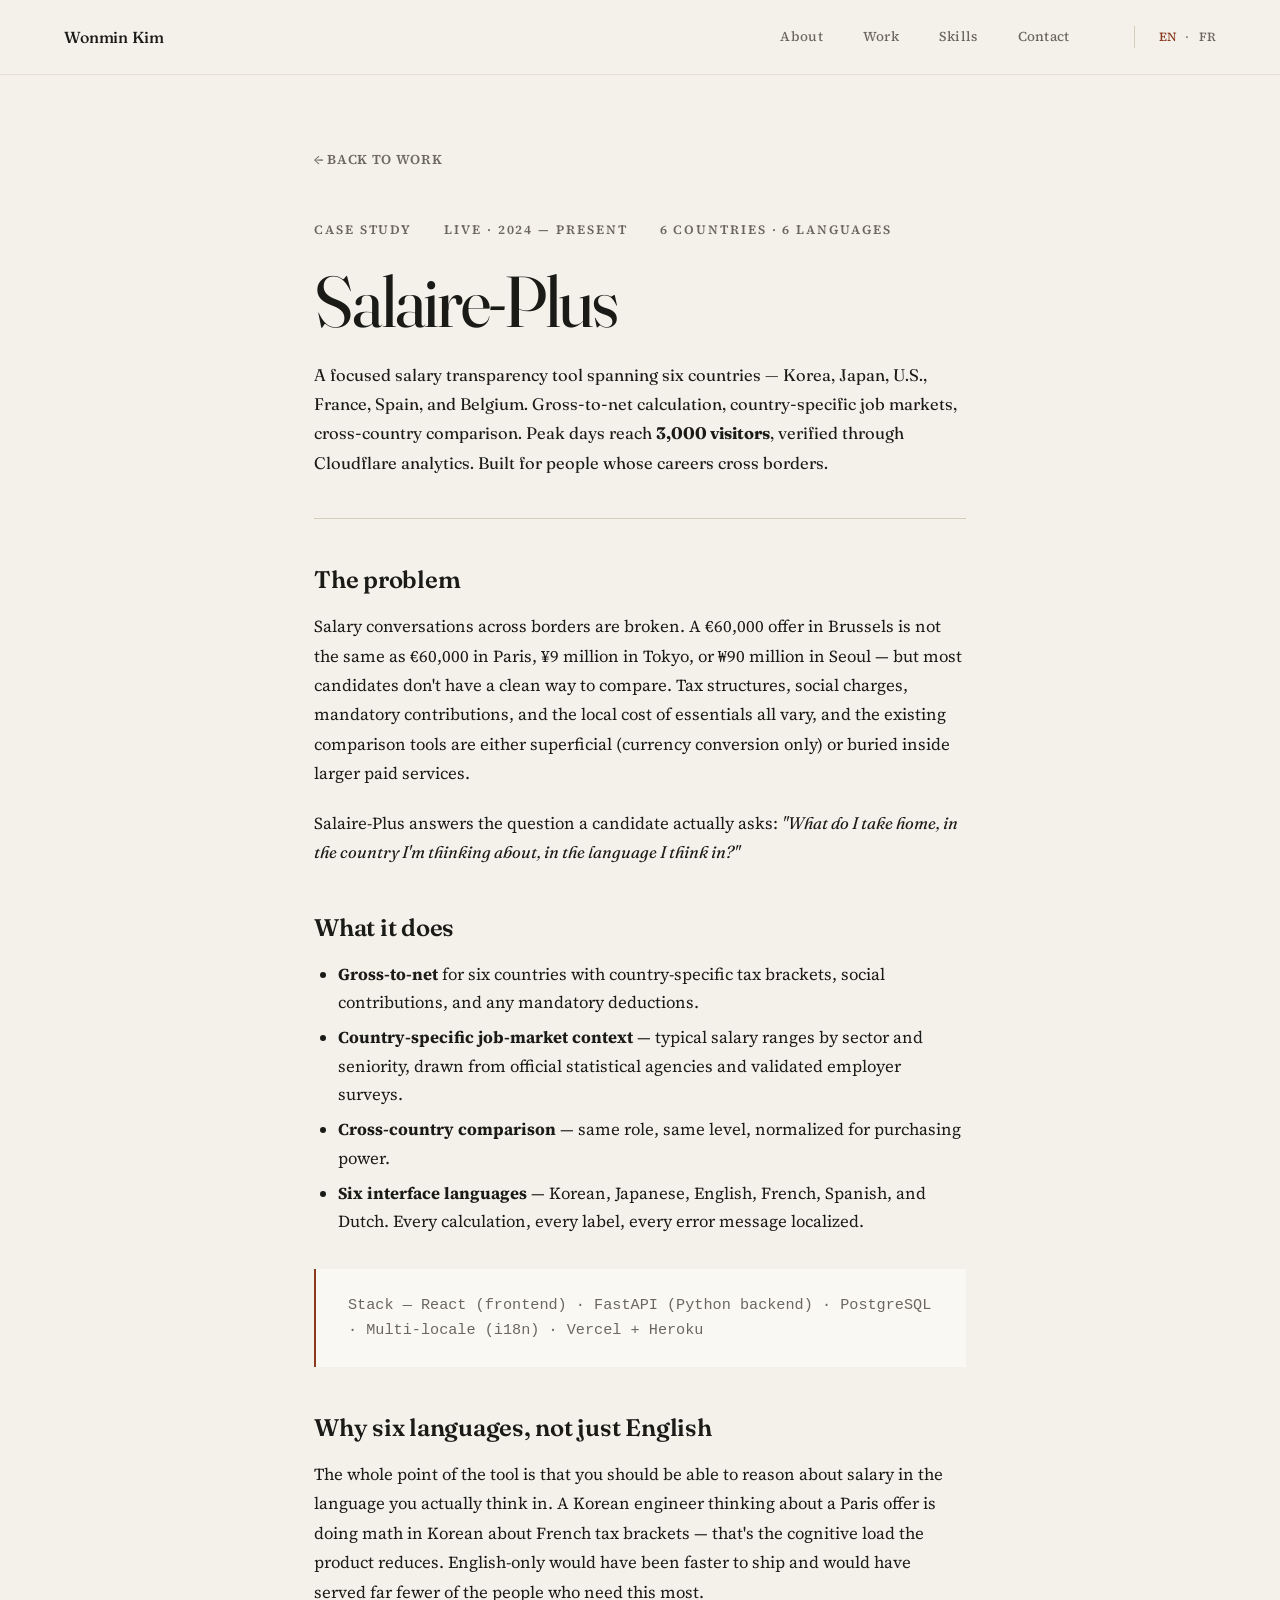
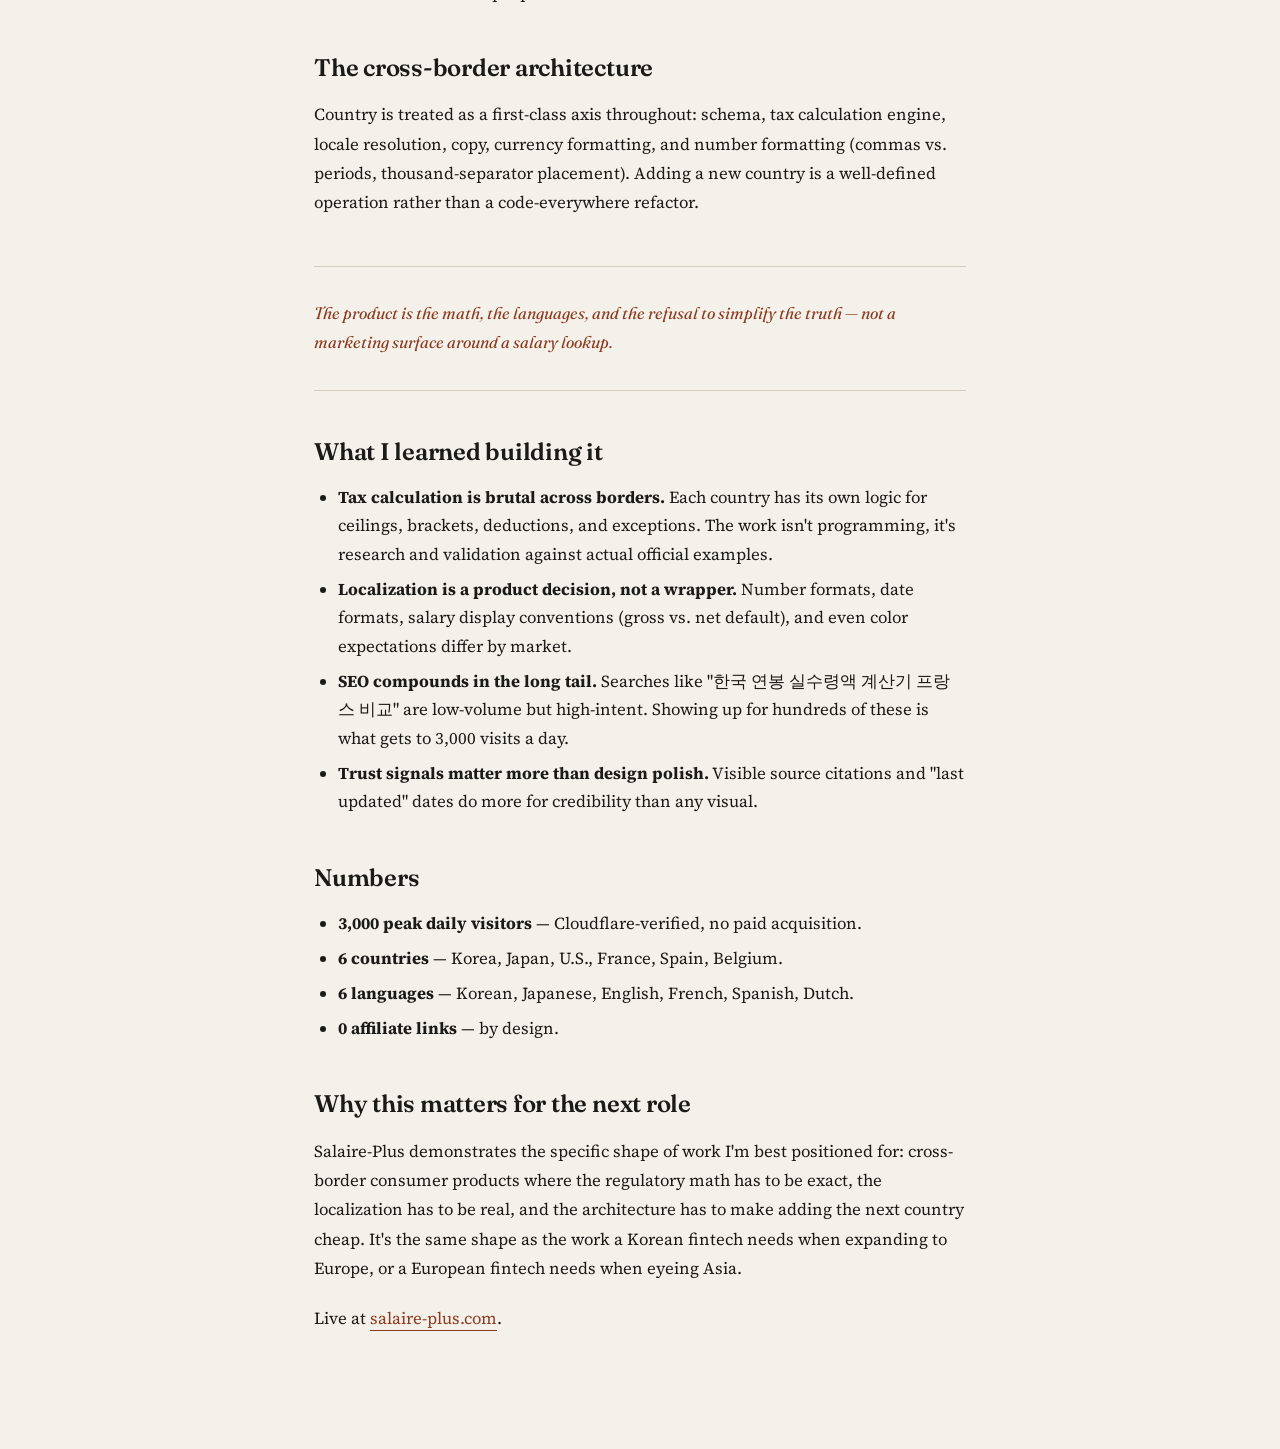
<file: projects/salaire-plus.html>
<!DOCTYPE html>
<html lang="en">
<head>
  <meta charset="UTF-8" />
  <meta name="viewport" content="width=device-width, initial-scale=1.0" />
  <title>Salaire-Plus — Case Study · Wonmin Kim</title>
  <link rel="preconnect" href="https://fonts.googleapis.com" />
  <link rel="preconnect" href="https://fonts.gstatic.com" crossorigin />
  <link href="https://fonts.googleapis.com/css2?family=Fraunces:ital,opsz,wght@0,9..144,300;0,9..144,400;0,9..144,500;0,9..144,600;1,9..144,400&family=Source+Serif+4:opsz,wght@8..60,300;8..60,400;8..60,500;8..60,600&display=swap" rel="stylesheet" />
  <link rel="stylesheet" href="../styles.css" />
  <link rel="alternate" hreflang="en" href="salaire-plus.html" />
  <link rel="alternate" hreflang="fr" href="../fr/projects/salaire-plus.html" />
</head>
<body>

  <header class="site-header">
    <a href="../index.html" class="site-header__brand">Wonmin Kim</a>
    <nav class="site-header__nav">
      <a href="../index.html#about">About</a>
      <a href="../index.html#work">Work</a>
      <a href="../index.html#skills">Skills</a>
      <a href="../index.html#contact">Contact</a>
      <span class="lang-toggle">
        <a href="salaire-plus.html" class="lang-toggle__link is-active" aria-current="page">EN</a>
        <span class="lang-toggle__sep" aria-hidden="true">·</span>
        <a href="../fr/projects/salaire-plus.html" class="lang-toggle__link" hreflang="fr">FR</a>
      </span>
    </nav>
  </header>

  <article class="project-page">

    <a href="../index.html#work" class="project-page__back">← Back to work</a>

    <div class="project-page__meta">
      <span>Case study</span>
      <span>Live · 2024 — present</span>
      <span>6 countries · 6 languages</span>
    </div>

    <h1>Salaire-Plus</h1>

    <p class="project-page__lede">
      A focused salary transparency tool spanning six countries —
      Korea, Japan, U.S., France, Spain, and Belgium. Gross-to-net
      calculation, country-specific job markets, cross-country
      comparison. Peak days reach <strong>3,000 visitors</strong>,
      verified through Cloudflare analytics. Built for people whose
      careers cross borders.
    </p>

    <h2>The problem</h2>
    <p>
      Salary conversations across borders are broken. A €60,000 offer
      in Brussels is not the same as €60,000 in Paris, ¥9 million in
      Tokyo, or ₩90 million in Seoul — but most candidates don't have
      a clean way to compare. Tax structures, social charges,
      mandatory contributions, and the local cost of essentials all
      vary, and the existing comparison tools are either superficial
      (currency conversion only) or buried inside larger paid
      services.
    </p>

    <p>
      Salaire-Plus answers the question a candidate actually asks:
      <em>"What do I take home, in the country I'm thinking about, in
      the language I think in?"</em>
    </p>

    <h2>What it does</h2>
    <ul>
      <li><strong>Gross-to-net</strong> for six countries with country-specific tax brackets, social contributions, and any mandatory deductions.</li>
      <li><strong>Country-specific job-market context</strong> — typical salary ranges by sector and seniority, drawn from official statistical agencies and validated employer surveys.</li>
      <li><strong>Cross-country comparison</strong> — same role, same level, normalized for purchasing power.</li>
      <li><strong>Six interface languages</strong> — Korean, Japanese, English, French, Spanish, and Dutch. Every calculation, every label, every error message localized.</li>
    </ul>

    <div class="project-page__stack">
      Stack — React (frontend) · FastAPI (Python backend) · PostgreSQL · Multi-locale (i18n) · Vercel + Heroku
    </div>

    <h2>Why six languages, not just English</h2>
    <p>
      The whole point of the tool is that you should be able to
      reason about salary in the language you actually think in. A
      Korean engineer thinking about a Paris offer is doing math in
      Korean about French tax brackets — that's the cognitive load
      the product reduces. English-only would have been faster to
      ship and would have served far fewer of the people who need
      this most.
    </p>

    <h2>The cross-border architecture</h2>
    <p>
      Country is treated as a first-class axis throughout: schema,
      tax calculation engine, locale resolution, copy, currency
      formatting, and number formatting (commas vs. periods,
      thousand-separator placement). Adding a new country is a
      well-defined operation rather than a code-everywhere refactor.
    </p>

    <p class="project-page__quote">
      The product is the math, the languages, and the refusal to
      simplify the truth — not a marketing surface around a salary lookup.
    </p>

    <h2>What I learned building it</h2>
    <ul>
      <li><strong>Tax calculation is brutal across borders.</strong> Each country has its own logic for ceilings, brackets, deductions, and exceptions. The work isn't programming, it's research and validation against actual official examples.</li>
      <li><strong>Localization is a product decision, not a wrapper.</strong> Number formats, date formats, salary display conventions (gross vs. net default), and even color expectations differ by market.</li>
      <li><strong>SEO compounds in the long tail.</strong> Searches like "한국 연봉 실수령액 계산기 프랑스 비교" are low-volume but high-intent. Showing up for hundreds of these is what gets to 3,000 visits a day.</li>
      <li><strong>Trust signals matter more than design polish.</strong> Visible source citations and "last updated" dates do more for credibility than any visual.</li>
    </ul>

    <h2>Numbers</h2>
    <ul>
      <li><strong>3,000 peak daily visitors</strong> — Cloudflare-verified, no paid acquisition.</li>
      <li><strong>6 countries</strong> — Korea, Japan, U.S., France, Spain, Belgium.</li>
      <li><strong>6 languages</strong> — Korean, Japanese, English, French, Spanish, Dutch.</li>
      <li><strong>0 affiliate links</strong> — by design.</li>
    </ul>

    <h2>Why this matters for the next role</h2>
    <p>
      Salaire-Plus demonstrates the specific shape of work I'm best
      positioned for: cross-border consumer products where the
      regulatory math has to be exact, the localization has to be
      real, and the architecture has to make adding the next country
      cheap. It's the same shape as the work a Korean fintech needs
      when expanding to Europe, or a European fintech needs when
      eyeing Asia.
    </p>

    <p>
      Live at <a href="https://salaire-plus.com" target="_blank" rel="noopener">salaire-plus.com</a>.
    </p>

  </article>

</body>
</html>
</file>
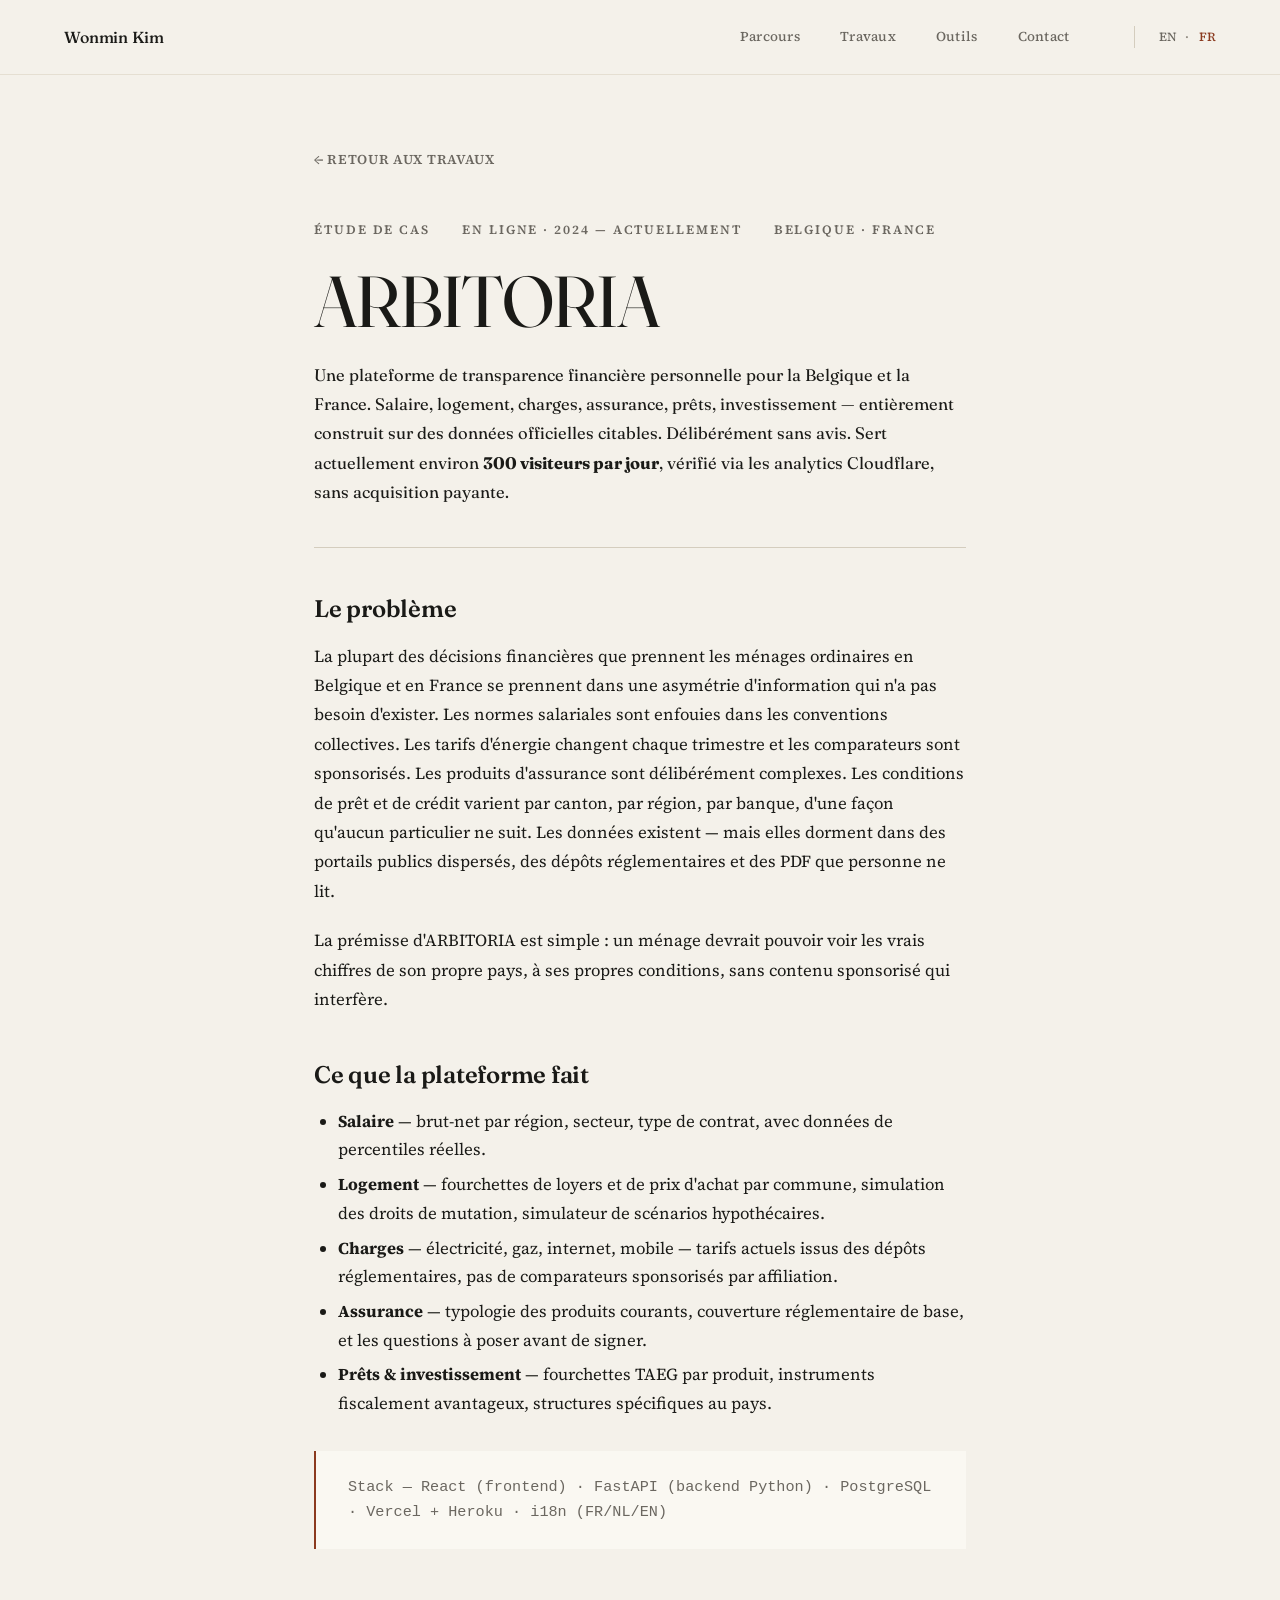
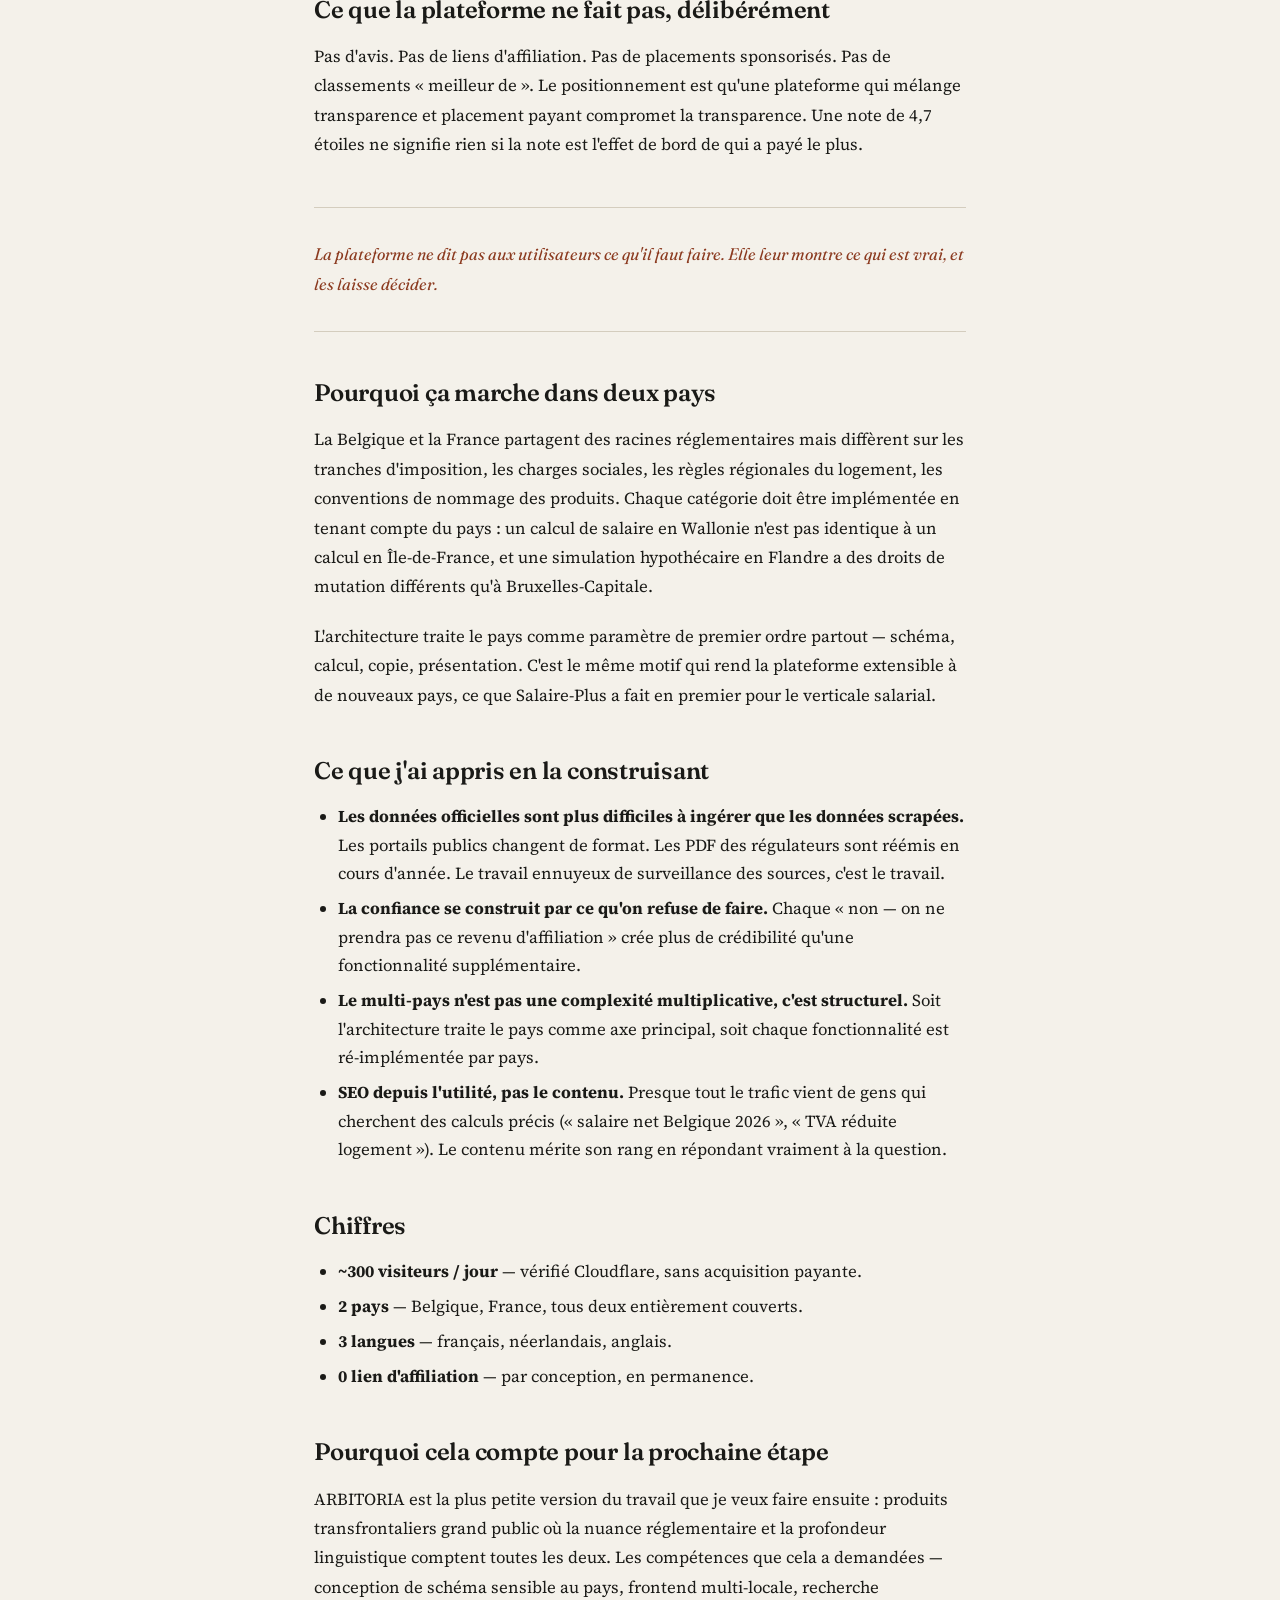
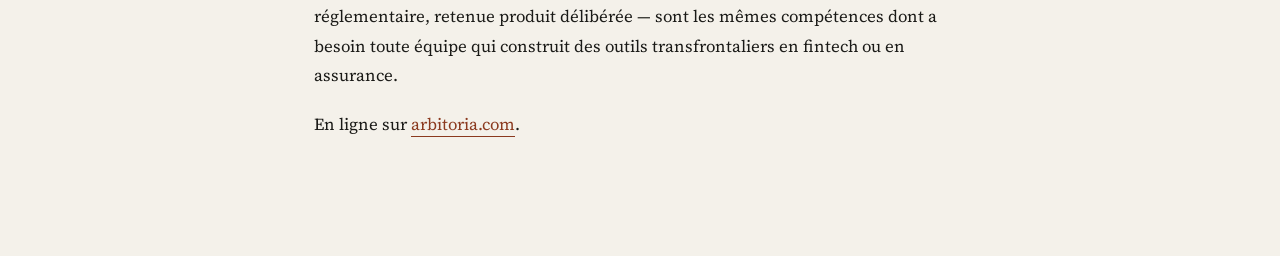
<file: fr/projects/arbitoria.html>
<!DOCTYPE html>
<html lang="fr">
<head>
  <meta charset="UTF-8" />
  <meta name="viewport" content="width=device-width, initial-scale=1.0" />
  <title>ARBITORIA — Étude de cas · Wonmin Kim</title>
  <link rel="preconnect" href="https://fonts.googleapis.com" />
  <link rel="preconnect" href="https://fonts.gstatic.com" crossorigin />
  <link href="https://fonts.googleapis.com/css2?family=Fraunces:ital,opsz,wght@0,9..144,300;0,9..144,400;0,9..144,500;0,9..144,600;1,9..144,400&family=Source+Serif+4:opsz,wght@8..60,300;8..60,400;8..60,500;8..60,600&display=swap" rel="stylesheet" />
  <link rel="stylesheet" href="../../styles.css" />
  <link rel="alternate" hreflang="en" href="../../projects/arbitoria.html" />
  <link rel="alternate" hreflang="fr" href="arbitoria.html" />
</head>
<body>

  <header class="site-header">
    <a href="../index.html" class="site-header__brand">Wonmin Kim</a>
    <nav class="site-header__nav">
      <a href="../index.html#about">Parcours</a>
      <a href="../index.html#work">Travaux</a>
      <a href="../index.html#skills">Outils</a>
      <a href="../index.html#contact">Contact</a>
      <span class="lang-toggle">
        <a href="../../projects/arbitoria.html" class="lang-toggle__link" hreflang="en">EN</a>
        <span class="lang-toggle__sep" aria-hidden="true">·</span>
        <a href="arbitoria.html" class="lang-toggle__link is-active" aria-current="page">FR</a>
      </span>
    </nav>
  </header>

  <article class="project-page">

    <a href="../index.html#work" class="project-page__back">← Retour aux travaux</a>

    <div class="project-page__meta">
      <span>Étude de cas</span>
      <span>En ligne · 2024 — actuellement</span>
      <span>Belgique · France</span>
    </div>

    <h1>ARBITORIA</h1>

    <p class="project-page__lede">
      Une plateforme de transparence financière personnelle pour la
      Belgique et la France. Salaire, logement, charges, assurance,
      prêts, investissement — entièrement construit sur des données
      officielles citables. Délibérément sans avis. Sert actuellement
      environ <strong>300 visiteurs par jour</strong>, vérifié via les
      analytics Cloudflare, sans acquisition payante.
    </p>

    <h2>Le problème</h2>
    <p>
      La plupart des décisions financières que prennent les ménages
      ordinaires en Belgique et en France se prennent dans une
      asymétrie d'information qui n'a pas besoin d'exister. Les
      normes salariales sont enfouies dans les conventions
      collectives. Les tarifs d'énergie changent chaque trimestre et
      les comparateurs sont sponsorisés. Les produits d'assurance
      sont délibérément complexes. Les conditions de prêt et de
      crédit varient par canton, par région, par banque, d'une façon
      qu'aucun particulier ne suit. Les données existent — mais
      elles dorment dans des portails publics dispersés, des dépôts
      réglementaires et des PDF que personne ne lit.
    </p>

    <p>
      La prémisse d'ARBITORIA est simple : un ménage devrait
      pouvoir voir les vrais chiffres de son propre pays, à ses
      propres conditions, sans contenu sponsorisé qui interfère.
    </p>

    <h2>Ce que la plateforme fait</h2>
    <ul>
      <li><strong>Salaire</strong> — brut-net par région, secteur, type de contrat, avec données de percentiles réelles.</li>
      <li><strong>Logement</strong> — fourchettes de loyers et de prix d'achat par commune, simulation des droits de mutation, simulateur de scénarios hypothécaires.</li>
      <li><strong>Charges</strong> — électricité, gaz, internet, mobile — tarifs actuels issus des dépôts réglementaires, pas de comparateurs sponsorisés par affiliation.</li>
      <li><strong>Assurance</strong> — typologie des produits courants, couverture réglementaire de base, et les questions à poser avant de signer.</li>
      <li><strong>Prêts &amp; investissement</strong> — fourchettes TAEG par produit, instruments fiscalement avantageux, structures spécifiques au pays.</li>
    </ul>

    <div class="project-page__stack">
      Stack — React (frontend) · FastAPI (backend Python) · PostgreSQL · Vercel + Heroku · i18n (FR/NL/EN)
    </div>

    <h2>Ce que la plateforme ne fait pas, délibérément</h2>
    <p>
      Pas d'avis. Pas de liens d'affiliation. Pas de placements
      sponsorisés. Pas de classements « meilleur de ». Le
      positionnement est qu'une plateforme qui mélange transparence
      et placement payant compromet la transparence. Une note de
      4,7 étoiles ne signifie rien si la note est l'effet de bord
      de qui a payé le plus.
    </p>

    <p class="project-page__quote">
      La plateforme ne dit pas aux utilisateurs ce qu'il faut faire.
      Elle leur montre ce qui est vrai, et les laisse décider.
    </p>

    <h2>Pourquoi ça marche dans deux pays</h2>
    <p>
      La Belgique et la France partagent des racines réglementaires
      mais diffèrent sur les tranches d'imposition, les charges
      sociales, les règles régionales du logement, les conventions
      de nommage des produits. Chaque catégorie doit être
      implémentée en tenant compte du pays : un calcul de salaire
      en Wallonie n'est pas identique à un calcul en Île-de-France,
      et une simulation hypothécaire en Flandre a des droits de
      mutation différents qu'à Bruxelles-Capitale.
    </p>

    <p>
      L'architecture traite le pays comme paramètre de premier
      ordre partout — schéma, calcul, copie, présentation. C'est le
      même motif qui rend la plateforme extensible à de nouveaux
      pays, ce que Salaire-Plus a fait en premier pour le verticale
      salarial.
    </p>

    <h2>Ce que j'ai appris en la construisant</h2>
    <ul>
      <li><strong>Les données officielles sont plus difficiles à ingérer que les données scrapées.</strong> Les portails publics changent de format. Les PDF des régulateurs sont réémis en cours d'année. Le travail ennuyeux de surveillance des sources, c'est le travail.</li>
      <li><strong>La confiance se construit par ce qu'on refuse de faire.</strong> Chaque « non — on ne prendra pas ce revenu d'affiliation » crée plus de crédibilité qu'une fonctionnalité supplémentaire.</li>
      <li><strong>Le multi-pays n'est pas une complexité multiplicative, c'est structurel.</strong> Soit l'architecture traite le pays comme axe principal, soit chaque fonctionnalité est ré-implémentée par pays.</li>
      <li><strong>SEO depuis l'utilité, pas le contenu.</strong> Presque tout le trafic vient de gens qui cherchent des calculs précis (« salaire net Belgique 2026 », « TVA réduite logement »). Le contenu mérite son rang en répondant vraiment à la question.</li>
    </ul>

    <h2>Chiffres</h2>
    <ul>
      <li><strong>~300 visiteurs / jour</strong> — vérifié Cloudflare, sans acquisition payante.</li>
      <li><strong>2 pays</strong> — Belgique, France, tous deux entièrement couverts.</li>
      <li><strong>3 langues</strong> — français, néerlandais, anglais.</li>
      <li><strong>0 lien d'affiliation</strong> — par conception, en permanence.</li>
    </ul>

    <h2>Pourquoi cela compte pour la prochaine étape</h2>
    <p>
      ARBITORIA est la plus petite version du travail que je veux
      faire ensuite : produits transfrontaliers grand public où la
      nuance réglementaire et la profondeur linguistique comptent
      toutes les deux. Les compétences que cela a demandées —
      conception de schéma sensible au pays, frontend
      multi-locale, recherche réglementaire, retenue produit
      délibérée — sont les mêmes compétences dont a besoin toute
      équipe qui construit des outils transfrontaliers en fintech
      ou en assurance.
    </p>

    <p>
      En ligne sur <a href="https://arbitoria.com" target="_blank" rel="noopener">arbitoria.com</a>.
    </p>

  </article>

</body>
</html>
</file>
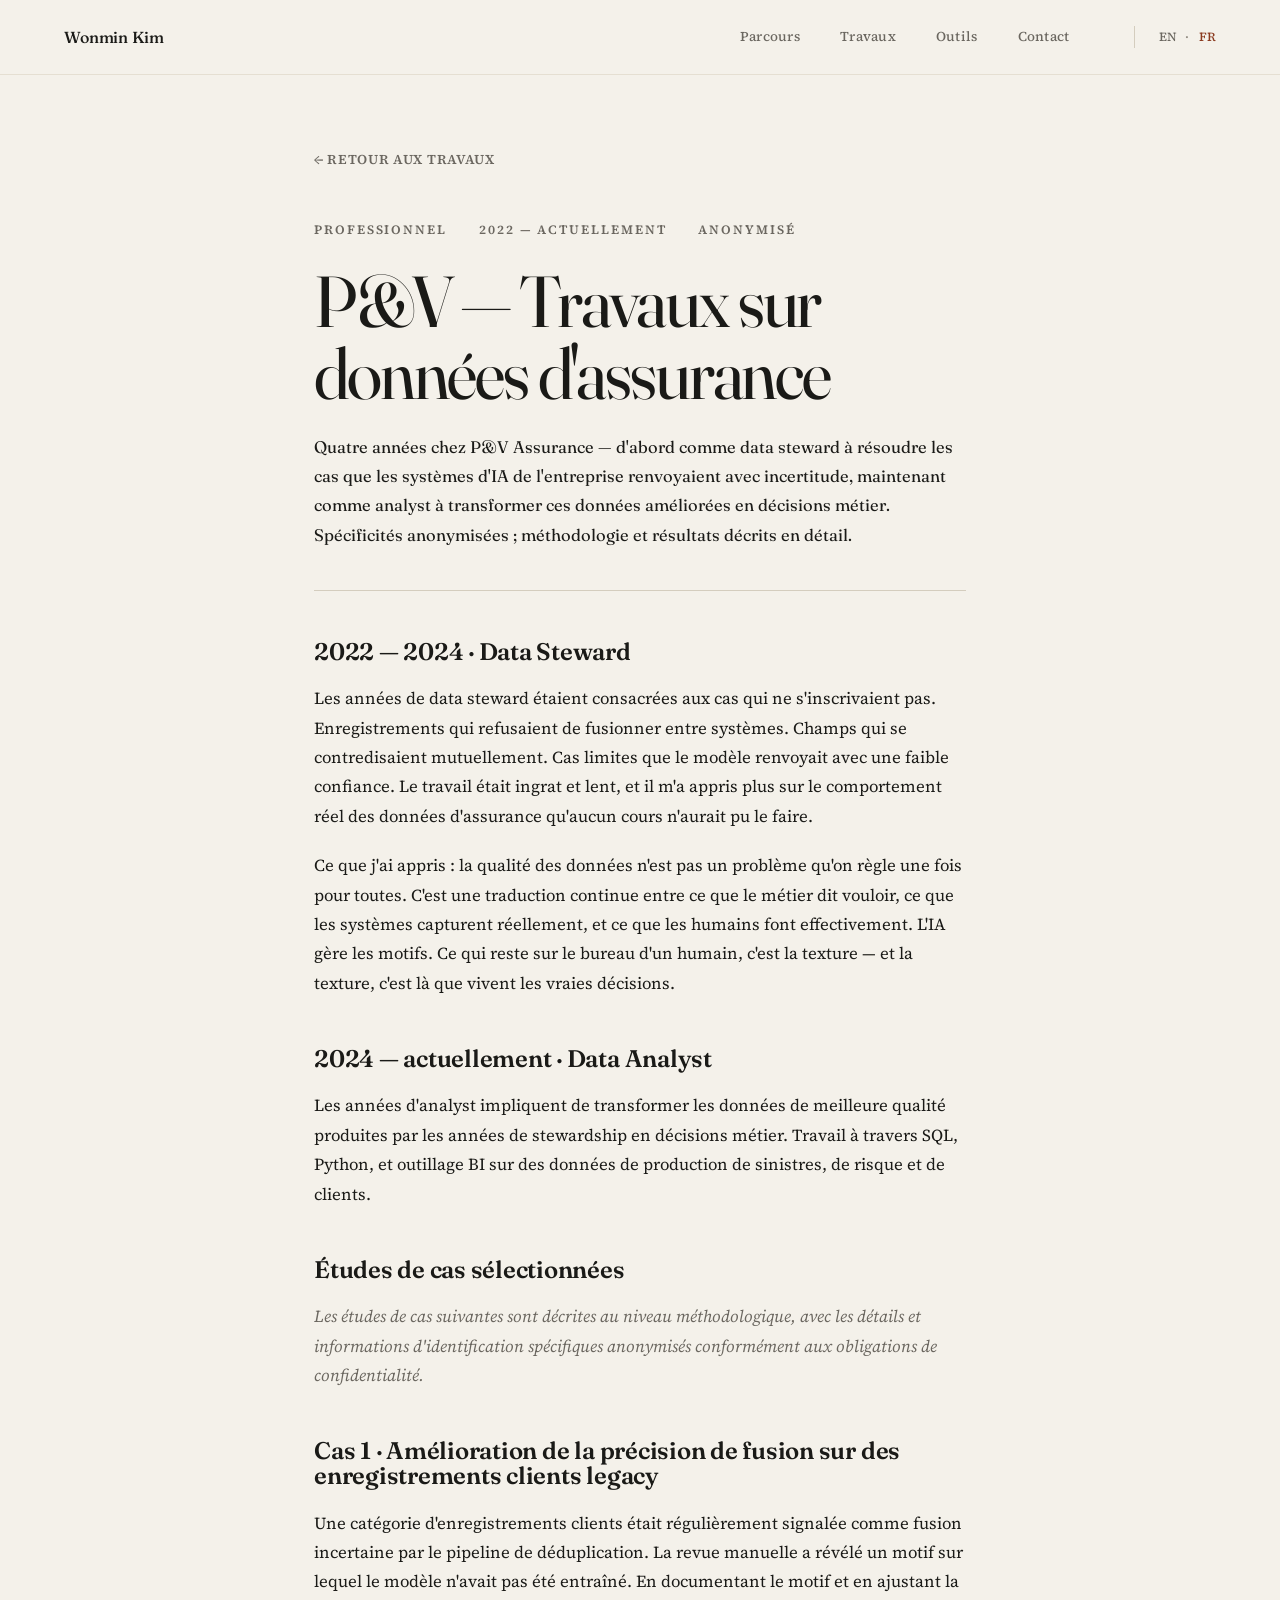
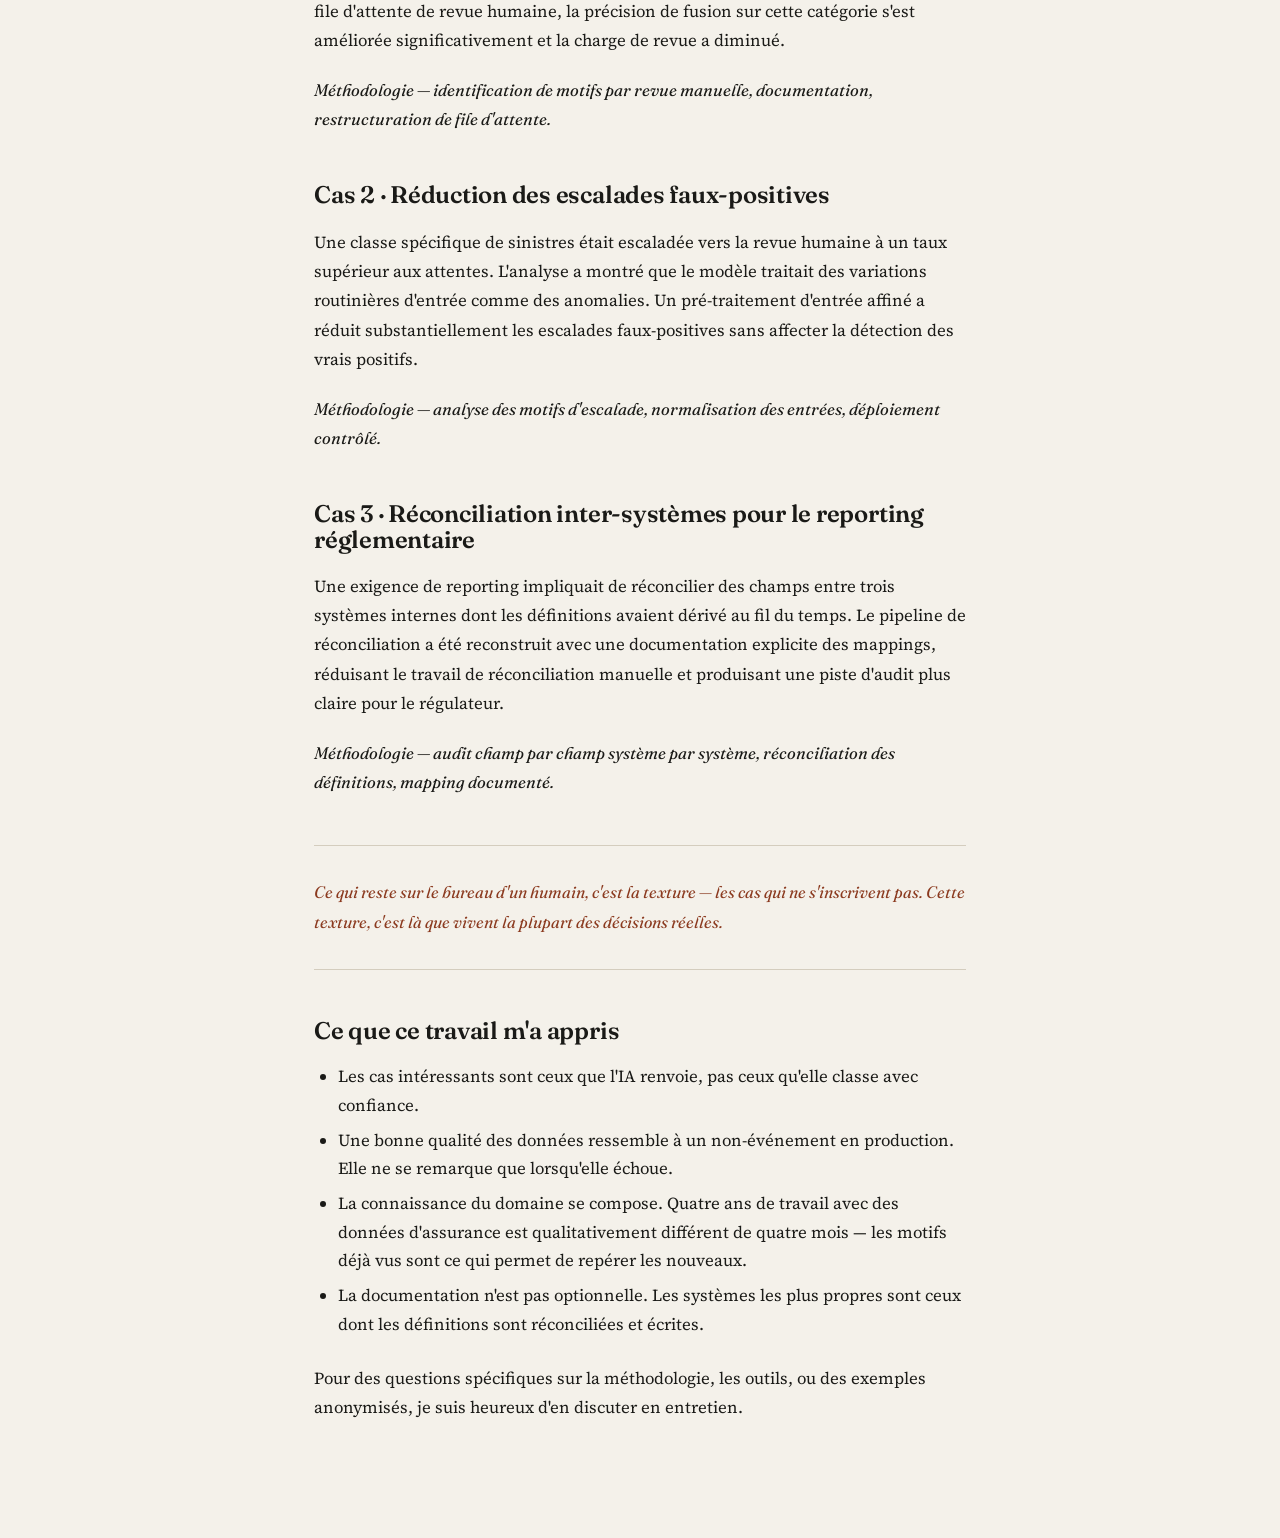
<file: fr/projects/insurance-analytics.html>
<!DOCTYPE html>
<html lang="fr">
<head>
  <meta charset="UTF-8" />
  <meta name="viewport" content="width=device-width, initial-scale=1.0" />
  <title>Travaux sur données d'assurance — Études de cas · Wonmin Kim</title>
  <link rel="preconnect" href="https://fonts.googleapis.com" />
  <link rel="preconnect" href="https://fonts.gstatic.com" crossorigin />
  <link href="https://fonts.googleapis.com/css2?family=Fraunces:ital,opsz,wght@0,9..144,300;0,9..144,400;0,9..144,500;0,9..144,600;1,9..144,400&family=Source+Serif+4:opsz,wght@8..60,300;8..60,400;8..60,500;8..60,600&display=swap" rel="stylesheet" />
  <link rel="stylesheet" href="../../styles.css" />
  <link rel="alternate" hreflang="en" href="../../projects/insurance-analytics.html" />
  <link rel="alternate" hreflang="fr" href="insurance-analytics.html" />
</head>
<body>

  <header class="site-header">
    <a href="../index.html" class="site-header__brand">Wonmin Kim</a>
    <nav class="site-header__nav">
      <a href="../index.html#about">Parcours</a>
      <a href="../index.html#work">Travaux</a>
      <a href="../index.html#skills">Outils</a>
      <a href="../index.html#contact">Contact</a>
      <span class="lang-toggle">
        <a href="../../projects/insurance-analytics.html" class="lang-toggle__link" hreflang="en">EN</a>
        <span class="lang-toggle__sep" aria-hidden="true">·</span>
        <a href="insurance-analytics.html" class="lang-toggle__link is-active" aria-current="page">FR</a>
      </span>
    </nav>
  </header>

  <article class="project-page">

    <a href="../index.html#work" class="project-page__back">← Retour aux travaux</a>

    <div class="project-page__meta">
      <span>Professionnel</span>
      <span>2022 — actuellement</span>
      <span>Anonymisé</span>
    </div>

    <h1>P&amp;V — Travaux sur données d'assurance</h1>

    <p class="project-page__lede">
      Quatre années chez P&amp;V Assurance — d'abord comme data
      steward à résoudre les cas que les systèmes d'IA de
      l'entreprise renvoyaient avec incertitude, maintenant comme
      analyst à transformer ces données améliorées en décisions
      métier. Spécificités anonymisées ; méthodologie et résultats
      décrits en détail.
    </p>

    <h2>2022 — 2024 · Data Steward</h2>
    <p>
      Les années de data steward étaient consacrées aux cas qui ne
      s'inscrivaient pas. Enregistrements qui refusaient de fusionner
      entre systèmes. Champs qui se contredisaient mutuellement. Cas
      limites que le modèle renvoyait avec une faible confiance. Le
      travail était ingrat et lent, et il m'a appris plus sur le
      comportement réel des données d'assurance qu'aucun cours
      n'aurait pu le faire.
    </p>

    <p>
      Ce que j'ai appris : la qualité des données n'est pas un
      problème qu'on règle une fois pour toutes. C'est une
      traduction continue entre ce que le métier dit vouloir, ce que
      les systèmes capturent réellement, et ce que les humains font
      effectivement. L'IA gère les motifs. Ce qui reste sur le
      bureau d'un humain, c'est la texture — et la texture, c'est
      là que vivent les vraies décisions.
    </p>

    <h2>2024 — actuellement · Data Analyst</h2>
    <p>
      Les années d'analyst impliquent de transformer les données de
      meilleure qualité produites par les années de stewardship en
      décisions métier. Travail à travers SQL, Python, et outillage
      BI sur des données de production de sinistres, de risque et
      de clients.
    </p>

    <h2>Études de cas sélectionnées</h2>

    <p style="color: var(--text-muted); font-style: italic;">
      Les études de cas suivantes sont décrites au niveau
      méthodologique, avec les détails et informations
      d'identification spécifiques anonymisés conformément aux
      obligations de confidentialité.
    </p>

    <h2>Cas 1 · Amélioration de la précision de fusion sur des enregistrements clients legacy</h2>
    <p>
      Une catégorie d'enregistrements clients était régulièrement
      signalée comme fusion incertaine par le pipeline de
      déduplication. La revue manuelle a révélé un motif sur lequel
      le modèle n'avait pas été entraîné. En documentant le motif
      et en ajustant la file d'attente de revue humaine, la
      précision de fusion sur cette catégorie s'est améliorée
      significativement et la charge de revue a diminué.
    </p>

    <p>
      <em>Méthodologie — identification de motifs par revue
      manuelle, documentation, restructuration de file d'attente.</em>
    </p>

    <h2>Cas 2 · Réduction des escalades faux-positives</h2>
    <p>
      Une classe spécifique de sinistres était escaladée vers la
      revue humaine à un taux supérieur aux attentes. L'analyse a
      montré que le modèle traitait des variations routinières
      d'entrée comme des anomalies. Un pré-traitement d'entrée
      affiné a réduit substantiellement les escalades
      faux-positives sans affecter la détection des vrais positifs.
    </p>

    <p>
      <em>Méthodologie — analyse des motifs d'escalade,
      normalisation des entrées, déploiement contrôlé.</em>
    </p>

    <h2>Cas 3 · Réconciliation inter-systèmes pour le reporting réglementaire</h2>
    <p>
      Une exigence de reporting impliquait de réconcilier des
      champs entre trois systèmes internes dont les définitions
      avaient dérivé au fil du temps. Le pipeline de réconciliation
      a été reconstruit avec une documentation explicite des
      mappings, réduisant le travail de réconciliation manuelle et
      produisant une piste d'audit plus claire pour le régulateur.
    </p>

    <p>
      <em>Méthodologie — audit champ par champ système par
      système, réconciliation des définitions, mapping documenté.</em>
    </p>

    <p class="project-page__quote">
      Ce qui reste sur le bureau d'un humain, c'est la texture —
      les cas qui ne s'inscrivent pas. Cette texture, c'est là que
      vivent la plupart des décisions réelles.
    </p>

    <h2>Ce que ce travail m'a appris</h2>
    <ul>
      <li>Les cas intéressants sont ceux que l'IA renvoie, pas ceux qu'elle classe avec confiance.</li>
      <li>Une bonne qualité des données ressemble à un non-événement en production. Elle ne se remarque que lorsqu'elle échoue.</li>
      <li>La connaissance du domaine se compose. Quatre ans de travail avec des données d'assurance est qualitativement différent de quatre mois — les motifs déjà vus sont ce qui permet de repérer les nouveaux.</li>
      <li>La documentation n'est pas optionnelle. Les systèmes les plus propres sont ceux dont les définitions sont réconciliées et écrites.</li>
    </ul>

    <p>
      Pour des questions spécifiques sur la méthodologie, les
      outils, ou des exemples anonymisés, je suis heureux d'en
      discuter en entretien.
    </p>

  </article>

</body>
</html>
</file>
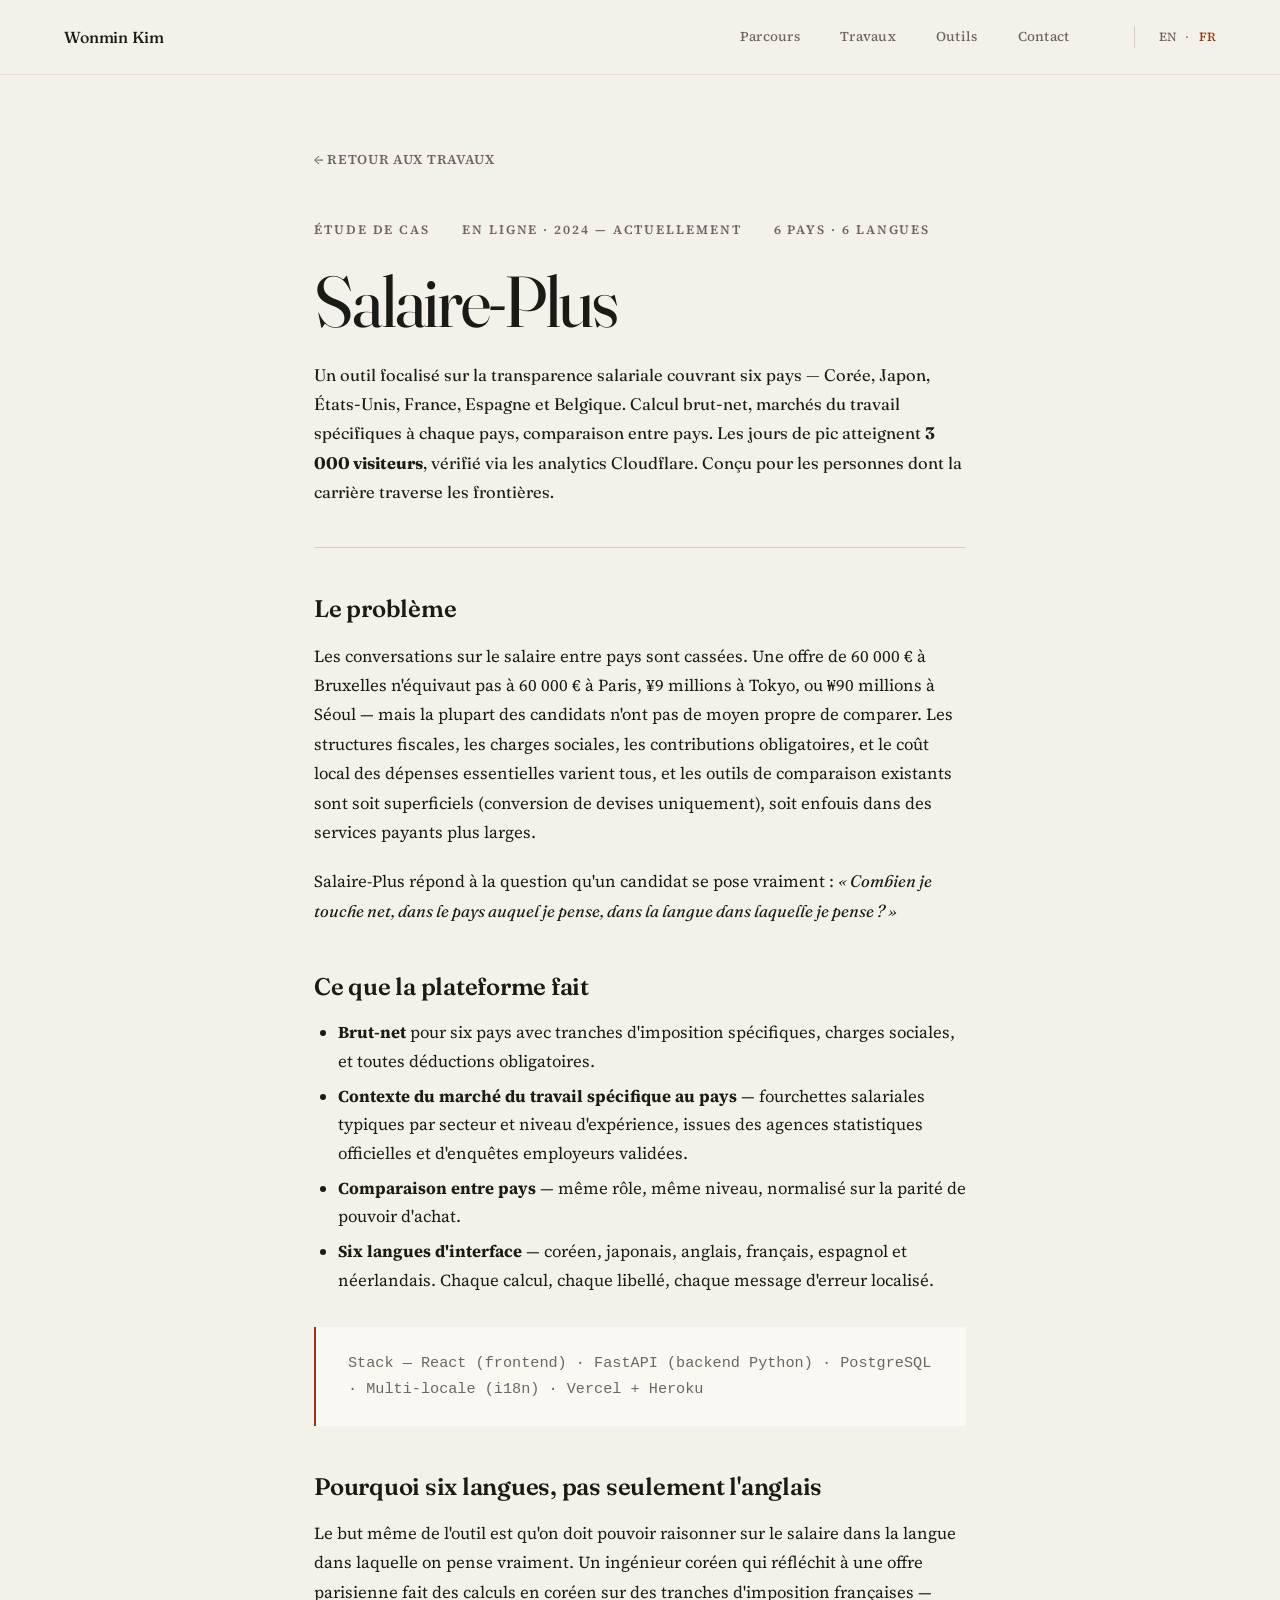
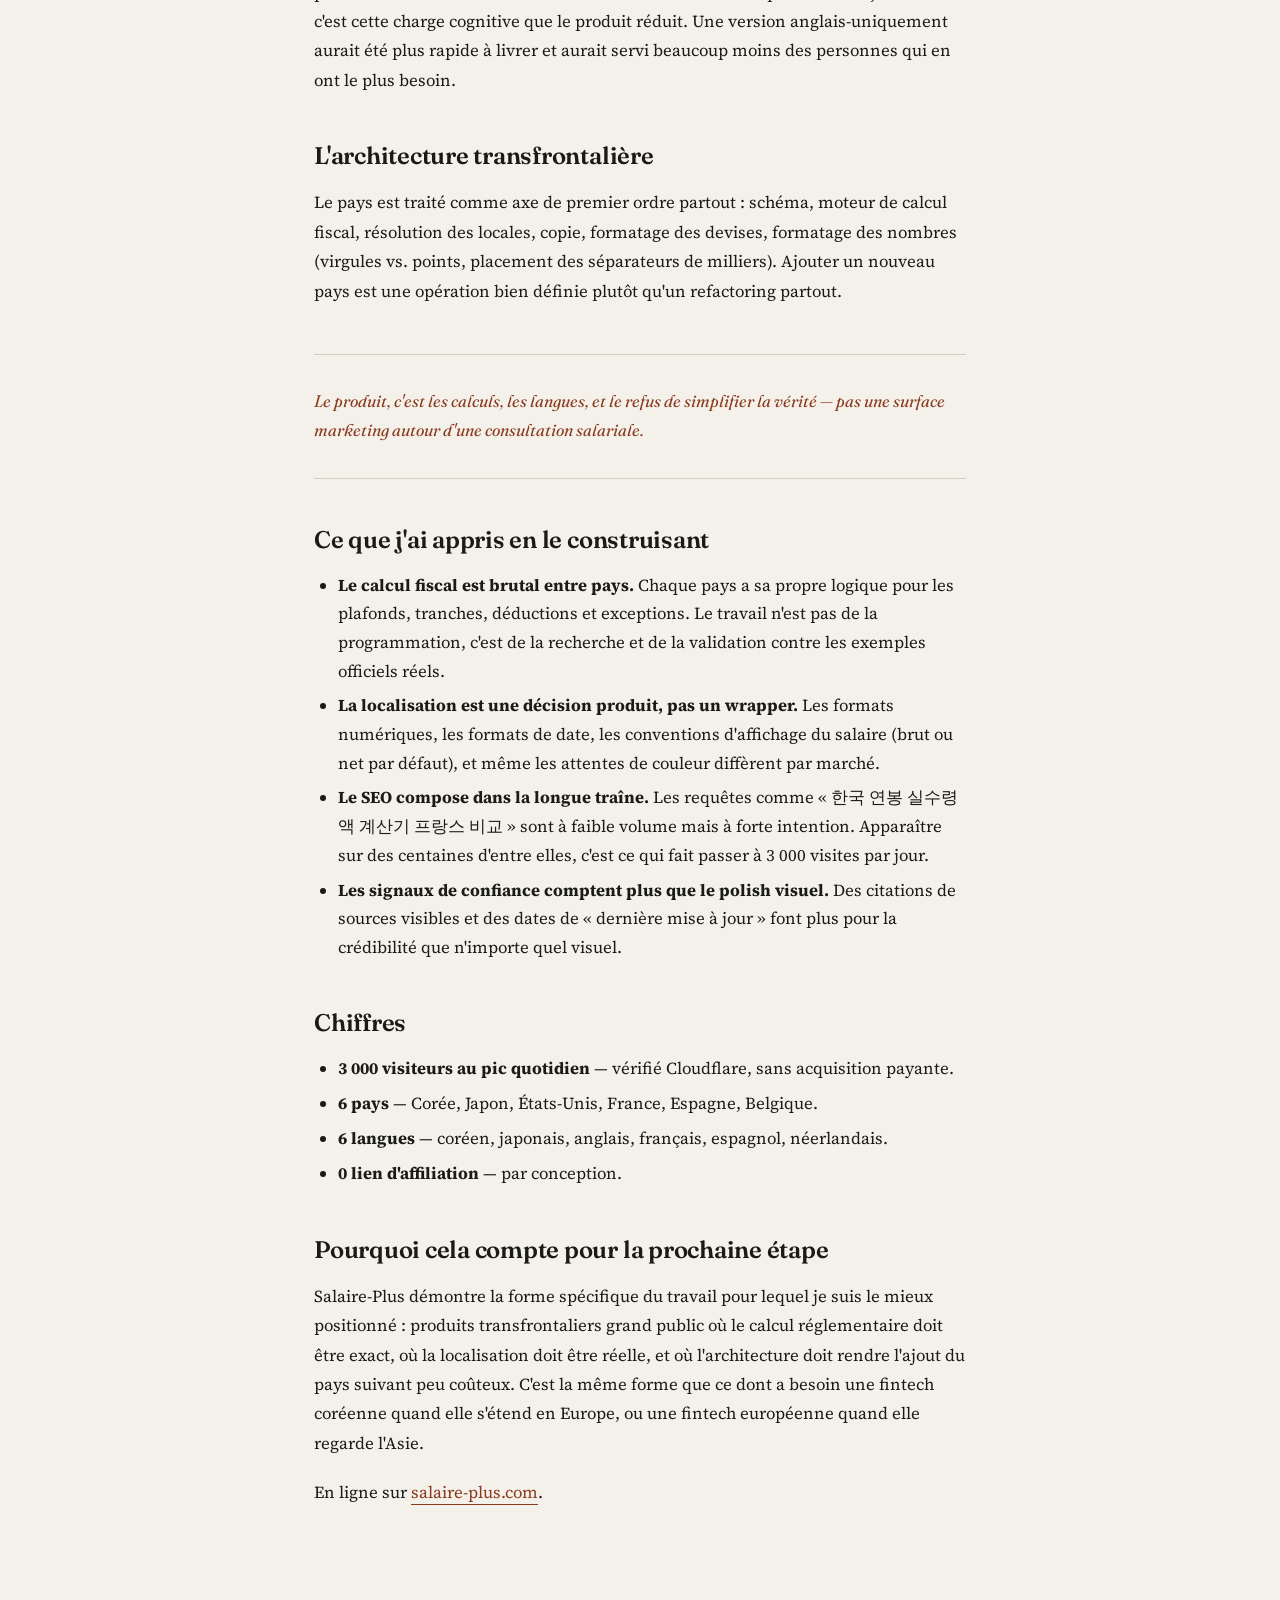
<file: fr/projects/salaire-plus.html>
<!DOCTYPE html>
<html lang="fr">
<head>
  <meta charset="UTF-8" />
  <meta name="viewport" content="width=device-width, initial-scale=1.0" />
  <title>Salaire-Plus — Étude de cas · Wonmin Kim</title>
  <link rel="preconnect" href="https://fonts.googleapis.com" />
  <link rel="preconnect" href="https://fonts.gstatic.com" crossorigin />
  <link href="https://fonts.googleapis.com/css2?family=Fraunces:ital,opsz,wght@0,9..144,300;0,9..144,400;0,9..144,500;0,9..144,600;1,9..144,400&family=Source+Serif+4:opsz,wght@8..60,300;8..60,400;8..60,500;8..60,600&display=swap" rel="stylesheet" />
  <link rel="stylesheet" href="../../styles.css" />
  <link rel="alternate" hreflang="en" href="../../projects/salaire-plus.html" />
  <link rel="alternate" hreflang="fr" href="salaire-plus.html" />
</head>
<body>

  <header class="site-header">
    <a href="../index.html" class="site-header__brand">Wonmin Kim</a>
    <nav class="site-header__nav">
      <a href="../index.html#about">Parcours</a>
      <a href="../index.html#work">Travaux</a>
      <a href="../index.html#skills">Outils</a>
      <a href="../index.html#contact">Contact</a>
      <span class="lang-toggle">
        <a href="../../projects/salaire-plus.html" class="lang-toggle__link" hreflang="en">EN</a>
        <span class="lang-toggle__sep" aria-hidden="true">·</span>
        <a href="salaire-plus.html" class="lang-toggle__link is-active" aria-current="page">FR</a>
      </span>
    </nav>
  </header>

  <article class="project-page">

    <a href="../index.html#work" class="project-page__back">← Retour aux travaux</a>

    <div class="project-page__meta">
      <span>Étude de cas</span>
      <span>En ligne · 2024 — actuellement</span>
      <span>6 pays · 6 langues</span>
    </div>

    <h1>Salaire-Plus</h1>

    <p class="project-page__lede">
      Un outil focalisé sur la transparence salariale couvrant six
      pays — Corée, Japon, États-Unis, France, Espagne et Belgique.
      Calcul brut-net, marchés du travail spécifiques à chaque pays,
      comparaison entre pays. Les jours de pic atteignent
      <strong>3 000 visiteurs</strong>, vérifié via les analytics
      Cloudflare. Conçu pour les personnes dont la carrière traverse
      les frontières.
    </p>

    <h2>Le problème</h2>
    <p>
      Les conversations sur le salaire entre pays sont cassées. Une
      offre de 60 000 € à Bruxelles n'équivaut pas à 60 000 € à
      Paris, ¥9 millions à Tokyo, ou ₩90 millions à Séoul — mais la
      plupart des candidats n'ont pas de moyen propre de comparer.
      Les structures fiscales, les charges sociales, les
      contributions obligatoires, et le coût local des dépenses
      essentielles varient tous, et les outils de comparaison
      existants sont soit superficiels (conversion de devises
      uniquement), soit enfouis dans des services payants plus
      larges.
    </p>

    <p>
      Salaire-Plus répond à la question qu'un candidat se pose
      vraiment :
      <em>« Combien je touche net, dans le pays auquel je pense,
      dans la langue dans laquelle je pense ? »</em>
    </p>

    <h2>Ce que la plateforme fait</h2>
    <ul>
      <li><strong>Brut-net</strong> pour six pays avec tranches d'imposition spécifiques, charges sociales, et toutes déductions obligatoires.</li>
      <li><strong>Contexte du marché du travail spécifique au pays</strong> — fourchettes salariales typiques par secteur et niveau d'expérience, issues des agences statistiques officielles et d'enquêtes employeurs validées.</li>
      <li><strong>Comparaison entre pays</strong> — même rôle, même niveau, normalisé sur la parité de pouvoir d'achat.</li>
      <li><strong>Six langues d'interface</strong> — coréen, japonais, anglais, français, espagnol et néerlandais. Chaque calcul, chaque libellé, chaque message d'erreur localisé.</li>
    </ul>

    <div class="project-page__stack">
      Stack — React (frontend) · FastAPI (backend Python) · PostgreSQL · Multi-locale (i18n) · Vercel + Heroku
    </div>

    <h2>Pourquoi six langues, pas seulement l'anglais</h2>
    <p>
      Le but même de l'outil est qu'on doit pouvoir raisonner sur
      le salaire dans la langue dans laquelle on pense vraiment. Un
      ingénieur coréen qui réfléchit à une offre parisienne fait
      des calculs en coréen sur des tranches d'imposition
      françaises — c'est cette charge cognitive que le produit
      réduit. Une version anglais-uniquement aurait été plus
      rapide à livrer et aurait servi beaucoup moins des personnes
      qui en ont le plus besoin.
    </p>

    <h2>L'architecture transfrontalière</h2>
    <p>
      Le pays est traité comme axe de premier ordre partout :
      schéma, moteur de calcul fiscal, résolution des locales,
      copie, formatage des devises, formatage des nombres
      (virgules vs. points, placement des séparateurs de
      milliers). Ajouter un nouveau pays est une opération bien
      définie plutôt qu'un refactoring partout.
    </p>

    <p class="project-page__quote">
      Le produit, c'est les calculs, les langues, et le refus de
      simplifier la vérité — pas une surface marketing autour d'une
      consultation salariale.
    </p>

    <h2>Ce que j'ai appris en le construisant</h2>
    <ul>
      <li><strong>Le calcul fiscal est brutal entre pays.</strong> Chaque pays a sa propre logique pour les plafonds, tranches, déductions et exceptions. Le travail n'est pas de la programmation, c'est de la recherche et de la validation contre les exemples officiels réels.</li>
      <li><strong>La localisation est une décision produit, pas un wrapper.</strong> Les formats numériques, les formats de date, les conventions d'affichage du salaire (brut ou net par défaut), et même les attentes de couleur diffèrent par marché.</li>
      <li><strong>Le SEO compose dans la longue traîne.</strong> Les requêtes comme « 한국 연봉 실수령액 계산기 프랑스 비교 » sont à faible volume mais à forte intention. Apparaître sur des centaines d'entre elles, c'est ce qui fait passer à 3 000 visites par jour.</li>
      <li><strong>Les signaux de confiance comptent plus que le polish visuel.</strong> Des citations de sources visibles et des dates de « dernière mise à jour » font plus pour la crédibilité que n'importe quel visuel.</li>
    </ul>

    <h2>Chiffres</h2>
    <ul>
      <li><strong>3 000 visiteurs au pic quotidien</strong> — vérifié Cloudflare, sans acquisition payante.</li>
      <li><strong>6 pays</strong> — Corée, Japon, États-Unis, France, Espagne, Belgique.</li>
      <li><strong>6 langues</strong> — coréen, japonais, anglais, français, espagnol, néerlandais.</li>
      <li><strong>0 lien d'affiliation</strong> — par conception.</li>
    </ul>

    <h2>Pourquoi cela compte pour la prochaine étape</h2>
    <p>
      Salaire-Plus démontre la forme spécifique du travail pour
      lequel je suis le mieux positionné : produits transfrontaliers
      grand public où le calcul réglementaire doit être exact, où
      la localisation doit être réelle, et où l'architecture doit
      rendre l'ajout du pays suivant peu coûteux. C'est la même
      forme que ce dont a besoin une fintech coréenne quand elle
      s'étend en Europe, ou une fintech européenne quand elle
      regarde l'Asie.
    </p>

    <p>
      En ligne sur <a href="https://salaire-plus.com" target="_blank" rel="noopener">salaire-plus.com</a>.
    </p>

  </article>

</body>
</html>
</file>
<file: styles.css>
/* ─────────────────────────────────────────────
   Wonmin Kim — Portfolio
   Design: editorial, refined minimalism
───────────────────────────────────────────── */

:root {
  --bg: #F4F1EA;
  --bg-alt: #EDE7DA;
  --paper: #FAF8F2;
  --text: #1A1A17;
  --text-muted: #6B6760;
  --text-dim: #908A80;
  --accent: #8B3A1F;
  --accent-soft: #A85A3A;
  --line: #D4CDBE;
  --line-soft: #E5DFD2;

  --display: 'Fraunces', 'Source Serif 4', Georgia, serif;
  --body: 'Source Serif 4', Georgia, serif;
  --mono: ui-monospace, 'SF Mono', Menlo, monospace;

  --max-width: 1240px;
  --gutter: clamp(1.5rem, 5vw, 4rem);
}

* {
  margin: 0;
  padding: 0;
  box-sizing: border-box;
}

html {
  scroll-behavior: smooth;
}

body {
  font-family: var(--body);
  background: var(--bg);
  color: var(--text);
  line-height: 1.65;
  font-size: 1.0625rem;
  font-weight: 400;
  -webkit-font-smoothing: antialiased;
  -moz-osx-font-smoothing: grayscale;
  text-rendering: optimizeLegibility;
}

::selection {
  background: var(--accent);
  color: var(--paper);
}

/* ─── Typography ─────────────────────────────── */

h1, h2, h3, h4 {
  font-family: var(--display);
  font-weight: 400;
  line-height: 1.05;
  letter-spacing: -0.02em;
  color: var(--text);
}

h1 {
  font-size: clamp(3rem, 9vw, 8rem);
  font-variation-settings: 'opsz' 144, 'SOFT' 50;
  font-weight: 300;
  letter-spacing: -0.045em;
  line-height: 0.92;
}

h2 {
  font-size: clamp(2rem, 5vw, 3.75rem);
  font-variation-settings: 'opsz' 96;
  font-weight: 400;
  letter-spacing: -0.025em;
}

h3 {
  font-size: clamp(1.4rem, 2.5vw, 2rem);
  font-variation-settings: 'opsz' 36;
  font-weight: 500;
}

h4 {
  font-size: 1.125rem;
  font-weight: 600;
  font-family: var(--body);
  letter-spacing: 0.02em;
  text-transform: uppercase;
  font-size: 0.78rem;
  color: var(--text-muted);
}

p {
  margin-bottom: 1.2rem;
  max-width: 62ch;
}

a {
  color: var(--accent);
  text-decoration: none;
  border-bottom: 1px solid currentColor;
  transition: opacity 0.2s ease;
}

a:hover {
  opacity: 0.6;
}

em {
  font-family: var(--display);
  font-style: italic;
  font-variation-settings: 'opsz' 36;
}

/* ─── Layout primitives ──────────────────────── */

.container {
  max-width: var(--max-width);
  margin: 0 auto;
  padding: 0 var(--gutter);
}

.section {
  padding: 8rem 0;
  position: relative;
}

.section--narrow {
  padding: 5rem 0;
}

/* ─── Header / Navigation ────────────────────── */

.site-header {
  position: fixed;
  top: 0;
  left: 0;
  right: 0;
  z-index: 100;
  padding: 1.5rem var(--gutter);
  background: rgba(244, 241, 234, 0.85);
  backdrop-filter: blur(10px);
  -webkit-backdrop-filter: blur(10px);
  border-bottom: 1px solid var(--line-soft);
  display: flex;
  justify-content: space-between;
  align-items: center;
  font-size: 0.85rem;
}

.site-header__brand {
  font-family: var(--display);
  font-weight: 500;
  font-size: 1rem;
  letter-spacing: -0.01em;
  color: var(--text);
  border: none;
}

.site-header__nav {
  display: flex;
  gap: 2.5rem;
}

.site-header__nav a {
  color: var(--text-muted);
  border: none;
  font-weight: 500;
  letter-spacing: 0.02em;
}

.site-header__nav a:hover {
  color: var(--accent);
  opacity: 1;
}

@media (max-width: 700px) {
  .site-header__nav {
    gap: 1.25rem;
    font-size: 0.78rem;
  }
}

/* ─── Hero ───────────────────────────────────── */

.hero {
  min-height: 100vh;
  display: flex;
  align-items: center;
  padding: 8rem 0 6rem;
  position: relative;
  overflow: hidden;
}

.hero__inner {
  position: relative;
  width: 100%;
}

.hero__meta {
  display: flex;
  align-items: center;
  gap: 1rem;
  font-size: 0.78rem;
  text-transform: uppercase;
  letter-spacing: 0.18em;
  color: var(--text-muted);
  margin-bottom: 2.5rem;
  font-weight: 500;
}

.hero__meta::before {
  content: '';
  width: 2.5rem;
  height: 1px;
  background: var(--accent);
}

.hero__title {
  margin-bottom: 2.5rem;
  max-width: 14ch;
}

.hero__title .accent {
  font-style: italic;
  color: var(--accent);
  font-weight: 400;
}

.hero__lede {
  font-size: clamp(1.15rem, 1.8vw, 1.5rem);
  line-height: 1.5;
  max-width: 42ch;
  color: var(--text);
  font-weight: 400;
  margin-top: 3rem;
}

.hero__lede strong {
  font-weight: 600;
  color: var(--text);
}

.hero__corner {
  position: absolute;
  top: 6rem;
  right: 0;
  text-align: right;
  font-size: 0.78rem;
  color: var(--text-dim);
  letter-spacing: 0.1em;
  text-transform: uppercase;
  line-height: 1.8;
  font-weight: 500;
}

@media (max-width: 800px) {
  .hero__corner { display: none; }
}

.hero__divider {
  margin-top: 5rem;
  display: flex;
  justify-content: space-between;
  align-items: baseline;
  border-top: 1px solid var(--line);
  padding-top: 1.25rem;
  font-size: 0.82rem;
  color: var(--text-muted);
  letter-spacing: 0.05em;
}

.hero__divider strong {
  color: var(--text);
  font-weight: 500;
}

/* ─── Section heading ────────────────────────── */

.section-head {
  display: grid;
  grid-template-columns: auto 1fr;
  gap: 2rem;
  align-items: baseline;
  margin-bottom: 4rem;
  padding-bottom: 1.5rem;
  border-bottom: 1px solid var(--line);
}

.section-head__num {
  font-family: var(--display);
  font-size: 1rem;
  color: var(--accent);
  font-variation-settings: 'opsz' 14;
  letter-spacing: 0.05em;
  font-weight: 500;
  white-space: nowrap;
}

.section-head__title {
  font-size: clamp(1.5rem, 3vw, 2.5rem);
  margin: 0;
}

/* ─── About ──────────────────────────────────── */

.about {
  background: var(--bg);
}

.about__grid {
  display: grid;
  grid-template-columns: 1fr 1fr;
  gap: 6rem;
  align-items: start;
}

@media (max-width: 900px) {
  .about__grid {
    grid-template-columns: 1fr;
    gap: 3rem;
  }
}

.about__text p {
  font-size: 1.125rem;
  line-height: 1.7;
}

.about__text p + p {
  margin-top: 1.25rem;
}

.about__quote {
  font-family: var(--display);
  font-style: italic;
  font-size: clamp(1.5rem, 2.5vw, 2.25rem);
  line-height: 1.3;
  color: var(--accent);
  font-variation-settings: 'opsz' 60;
  font-weight: 400;
  padding-left: 2rem;
  border-left: 2px solid var(--accent);
  margin: 2rem 0;
}

.about__sidebar {
  position: sticky;
  top: 8rem;
}

.about__detail {
  border-top: 1px solid var(--line);
  padding: 1.25rem 0;
  display: grid;
  grid-template-columns: 9rem 1fr;
  gap: 1.5rem;
  font-size: 0.95rem;
}

.about__detail:last-child {
  border-bottom: 1px solid var(--line);
}

.about__detail dt {
  color: var(--text-muted);
  font-size: 0.75rem;
  text-transform: uppercase;
  letter-spacing: 0.1em;
  font-weight: 600;
  padding-top: 0.2rem;
}

.about__detail dd {
  color: var(--text);
}

.about__detail dd em {
  color: var(--text-muted);
  font-size: 0.85rem;
  display: block;
  margin-top: 0.2rem;
}

/* ─── Projects ───────────────────────────────── */

.projects {
  background: var(--paper);
  position: relative;
}

.project {
  display: grid;
  grid-template-columns: 8rem 1fr 1fr;
  gap: 3rem;
  padding: 4rem 0;
  border-top: 1px solid var(--line);
  align-items: start;
}

.project:last-of-type {
  border-bottom: 1px solid var(--line);
}

@media (max-width: 900px) {
  .project {
    grid-template-columns: 1fr;
    gap: 1.5rem;
    padding: 3rem 0;
  }
}

.project__num {
  font-family: var(--display);
  font-size: 0.9rem;
  letter-spacing: 0.1em;
  color: var(--accent);
  font-weight: 500;
  padding-top: 0.8rem;
}

.project__main h3 {
  font-family: var(--display);
  font-size: clamp(1.75rem, 3vw, 2.5rem);
  font-variation-settings: 'opsz' 60;
  font-weight: 400;
  margin-bottom: 0.5rem;
  letter-spacing: -0.02em;
}

.project__tag {
  display: inline-block;
  font-size: 0.78rem;
  text-transform: uppercase;
  letter-spacing: 0.15em;
  color: var(--text-muted);
  margin-bottom: 1.5rem;
  font-weight: 500;
}

.project__desc {
  font-size: 1.05rem;
  line-height: 1.6;
  color: var(--text);
  margin-bottom: 1.5rem;
}

.project__link {
  display: inline-flex;
  align-items: center;
  gap: 0.5rem;
  font-size: 0.85rem;
  letter-spacing: 0.05em;
  text-transform: uppercase;
  font-weight: 600;
  color: var(--accent);
  border: none;
}

.project__link::after {
  content: '→';
  transition: transform 0.2s ease;
}

.project__link:hover::after {
  transform: translateX(4px);
}

.project__meta dl {
  display: grid;
  gap: 1rem;
}

.project__meta dt {
  font-size: 0.7rem;
  text-transform: uppercase;
  letter-spacing: 0.15em;
  color: var(--text-muted);
  font-weight: 600;
  margin-bottom: 0.25rem;
}

.project__meta dd {
  font-size: 0.95rem;
  color: var(--text);
}

.project__meta .status-live {
  color: #2D6A3D;
  font-weight: 600;
}

.project__meta .status-progress {
  color: var(--accent);
  font-weight: 600;
}

/* ─── Skills ─────────────────────────────────── */

.skills__grid {
  display: grid;
  grid-template-columns: repeat(auto-fit, minmax(220px, 1fr));
  gap: 3rem 4rem;
}

.skills__group h4 {
  margin-bottom: 1rem;
  color: var(--accent);
  font-size: 0.78rem;
  letter-spacing: 0.18em;
}

.skills__group ul {
  list-style: none;
}

.skills__group li {
  padding: 0.6rem 0;
  border-bottom: 1px solid var(--line-soft);
  font-size: 0.98rem;
  display: flex;
  justify-content: space-between;
  align-items: baseline;
}

.skills__group li em {
  color: var(--text-muted);
  font-size: 0.82rem;
  font-style: normal;
}

/* ─── Thinking / Notes ───────────────────────── */

.thinking {
  background: var(--bg-alt);
}

.thinking__grid {
  display: grid;
  grid-template-columns: 1fr 1fr;
  gap: 3rem;
}

@media (max-width: 800px) {
  .thinking__grid {
    grid-template-columns: 1fr;
  }
}

.thinking__card {
  background: var(--paper);
  padding: 2.5rem;
  border: 1px solid var(--line);
}

.thinking__card h3 {
  font-size: 1.5rem;
  margin-bottom: 1rem;
  font-variation-settings: 'opsz' 36;
}

.thinking__card p {
  color: var(--text-muted);
  font-size: 1rem;
  line-height: 1.6;
}

.thinking__card .date {
  font-size: 0.75rem;
  text-transform: uppercase;
  letter-spacing: 0.15em;
  color: var(--text-dim);
  font-weight: 600;
  margin-bottom: 1rem;
  display: block;
}

/* ─── Contact ────────────────────────────────── */

.contact {
  background: var(--text);
  color: var(--paper);
  padding: 8rem 0 4rem;
}

.contact h2 {
  color: var(--paper);
  margin-bottom: 2rem;
}

.contact p {
  color: rgba(250, 248, 242, 0.7);
  font-size: 1.2rem;
  line-height: 1.6;
  max-width: 50ch;
  margin-bottom: 3rem;
}

.contact__links {
  display: flex;
  flex-wrap: wrap;
  gap: 2.5rem;
  padding: 2rem 0;
  border-top: 1px solid rgba(250, 248, 242, 0.15);
  border-bottom: 1px solid rgba(250, 248, 242, 0.15);
  margin-bottom: 3rem;
}

.contact__links a {
  color: var(--paper);
  font-size: 1.05rem;
  border-bottom: 1px solid rgba(250, 248, 242, 0.3);
  padding-bottom: 0.2rem;
}

.contact__links a:hover {
  color: var(--accent-soft);
  border-color: var(--accent-soft);
  opacity: 1;
}

.contact__note {
  font-size: 0.9rem;
  color: rgba(250, 248, 242, 0.5);
  font-style: italic;
  margin-bottom: 4rem;
}

.contact__footer {
  display: flex;
  justify-content: space-between;
  align-items: baseline;
  font-size: 0.78rem;
  letter-spacing: 0.1em;
  text-transform: uppercase;
  color: rgba(250, 248, 242, 0.4);
  font-weight: 500;
}

@media (max-width: 600px) {
  .contact__footer {
    flex-direction: column;
    gap: 0.5rem;
  }
}

/* ─── Project page styles ────────────────────── */

.project-page {
  padding: 9rem 0 6rem;
  max-width: 780px;
  margin: 0 auto;
  padding-left: var(--gutter);
  padding-right: var(--gutter);
}

.project-page__back {
  display: inline-block;
  margin-bottom: 3rem;
  font-size: 0.85rem;
  letter-spacing: 0.05em;
  text-transform: uppercase;
  font-weight: 600;
  border: none;
  color: var(--text-muted);
}

.project-page__back:hover {
  color: var(--accent);
  opacity: 1;
}

.project-page__meta {
  display: flex;
  gap: 2rem;
  font-size: 0.8rem;
  text-transform: uppercase;
  letter-spacing: 0.15em;
  color: var(--text-muted);
  margin-bottom: 1.5rem;
  font-weight: 600;
}

.project-page h1 {
  font-size: clamp(2.5rem, 6vw, 4.5rem);
  margin-bottom: 1.5rem;
  font-variation-settings: 'opsz' 144;
  font-weight: 400;
  letter-spacing: -0.03em;
  line-height: 1;
}

.project-page__lede {
  font-size: 1.35rem;
  line-height: 1.5;
  color: var(--text);
  font-family: var(--display);
  font-variation-settings: 'opsz' 36;
  font-weight: 400;
  margin-bottom: 4rem;
  padding-bottom: 2.5rem;
  border-bottom: 1px solid var(--line);
}

.project-page h2 {
  font-size: 1.5rem;
  margin: 3rem 0 1.25rem;
  font-variation-settings: 'opsz' 24;
  font-weight: 600;
  letter-spacing: -0.01em;
}

.project-page p {
  font-size: 1.05rem;
  line-height: 1.75;
  margin-bottom: 1.25rem;
  max-width: none;
}

.project-page ul {
  margin: 1rem 0 1.5rem 1.5rem;
  font-size: 1.05rem;
  line-height: 1.7;
}

.project-page li {
  margin-bottom: 0.4rem;
}

.project-page__stack {
  background: var(--paper);
  padding: 1.5rem 2rem;
  border-left: 2px solid var(--accent);
  margin: 2rem 0;
  font-size: 0.95rem;
  font-family: var(--mono);
  color: var(--text-muted);
}

.project-page__quote {
  font-family: var(--display);
  font-style: italic;
  font-size: 1.5rem;
  font-variation-settings: 'opsz' 60;
  font-weight: 400;
  line-height: 1.4;
  color: var(--accent);
  border-top: 1px solid var(--line);
  border-bottom: 1px solid var(--line);
  padding: 2rem 0;
  margin: 3rem 0;
}

/* ─── Animations ─────────────────────────────── */

@keyframes fadeUp {
  from {
    opacity: 0;
    transform: translateY(20px);
  }
  to {
    opacity: 1;
    transform: translateY(0);
  }
}

.fade-in {
  animation: fadeUp 0.8s ease forwards;
}

.fade-in-delay-1 { animation-delay: 0.1s; opacity: 0; }
.fade-in-delay-2 { animation-delay: 0.25s; opacity: 0; }
.fade-in-delay-3 { animation-delay: 0.4s; opacity: 0; }
.fade-in-delay-4 { animation-delay: 0.55s; opacity: 0; }

/* On scroll reveal */
.reveal {
  opacity: 0;
  transform: translateY(30px);
  transition: opacity 0.8s ease, transform 0.8s ease;
}

.reveal.is-visible {
  opacity: 1;
  transform: translateY(0);
}

/* ─── Traction strip (NEW) ───────────────────── */

.traction {
  background: var(--paper);
  padding: 4rem 0;
  border-top: 1px solid var(--line);
  border-bottom: 1px solid var(--line);
}

.traction__grid {
  display: grid;
  grid-template-columns: repeat(4, 1fr);
  gap: 2rem;
  max-width: var(--max-width);
  margin: 0 auto;
  padding: 0 var(--gutter);
}

@media (max-width: 800px) {
  .traction__grid {
    grid-template-columns: repeat(2, 1fr);
    gap: 2.5rem;
  }
}

.traction__item {
  display: flex;
  flex-direction: column;
  gap: 0.5rem;
  padding: 0 1rem;
  border-left: 1px solid var(--line);
}

.traction__item:first-child {
  border-left: none;
  padding-left: 0;
}

@media (max-width: 800px) {
  .traction__item:nth-child(3) {
    border-left: none;
    padding-left: 0;
  }
}

.traction__num {
  font-family: var(--display);
  font-size: clamp(2.4rem, 5vw, 3.5rem);
  font-weight: 400;
  font-variation-settings: 'opsz' 96;
  letter-spacing: -0.03em;
  color: var(--accent);
  line-height: 1;
}

.traction__label {
  font-size: 0.95rem;
  line-height: 1.4;
  color: var(--text);
  font-weight: 500;
}

.traction__note {
  font-size: 0.72rem;
  text-transform: uppercase;
  letter-spacing: 0.12em;
  color: var(--text-muted);
  margin-top: 0.25rem;
}

/* ─── Language toggle ────────────────────────── */

.lang-toggle {
  display: flex;
  align-items: center;
  gap: 0.5rem;
  margin-left: 1.5rem;
  padding-left: 1.5rem;
  border-left: 1px solid var(--line);
  font-size: 0.78rem;
  letter-spacing: 0.12em;
  font-weight: 600;
  text-transform: uppercase;
}

.lang-toggle__link {
  color: var(--text-muted);
  border: none;
  transition: color 0.2s ease;
}

.lang-toggle__link.is-active {
  color: var(--accent);
  cursor: default;
}

.lang-toggle__link:not(.is-active):hover {
  color: var(--text);
  opacity: 1;
}

.lang-toggle__sep {
  color: var(--text-dim);
  user-select: none;
}

@media (max-width: 700px) {
  .lang-toggle {
    margin-left: 0.75rem;
    padding-left: 0.75rem;
    font-size: 0.72rem;
  }
}
</file>
